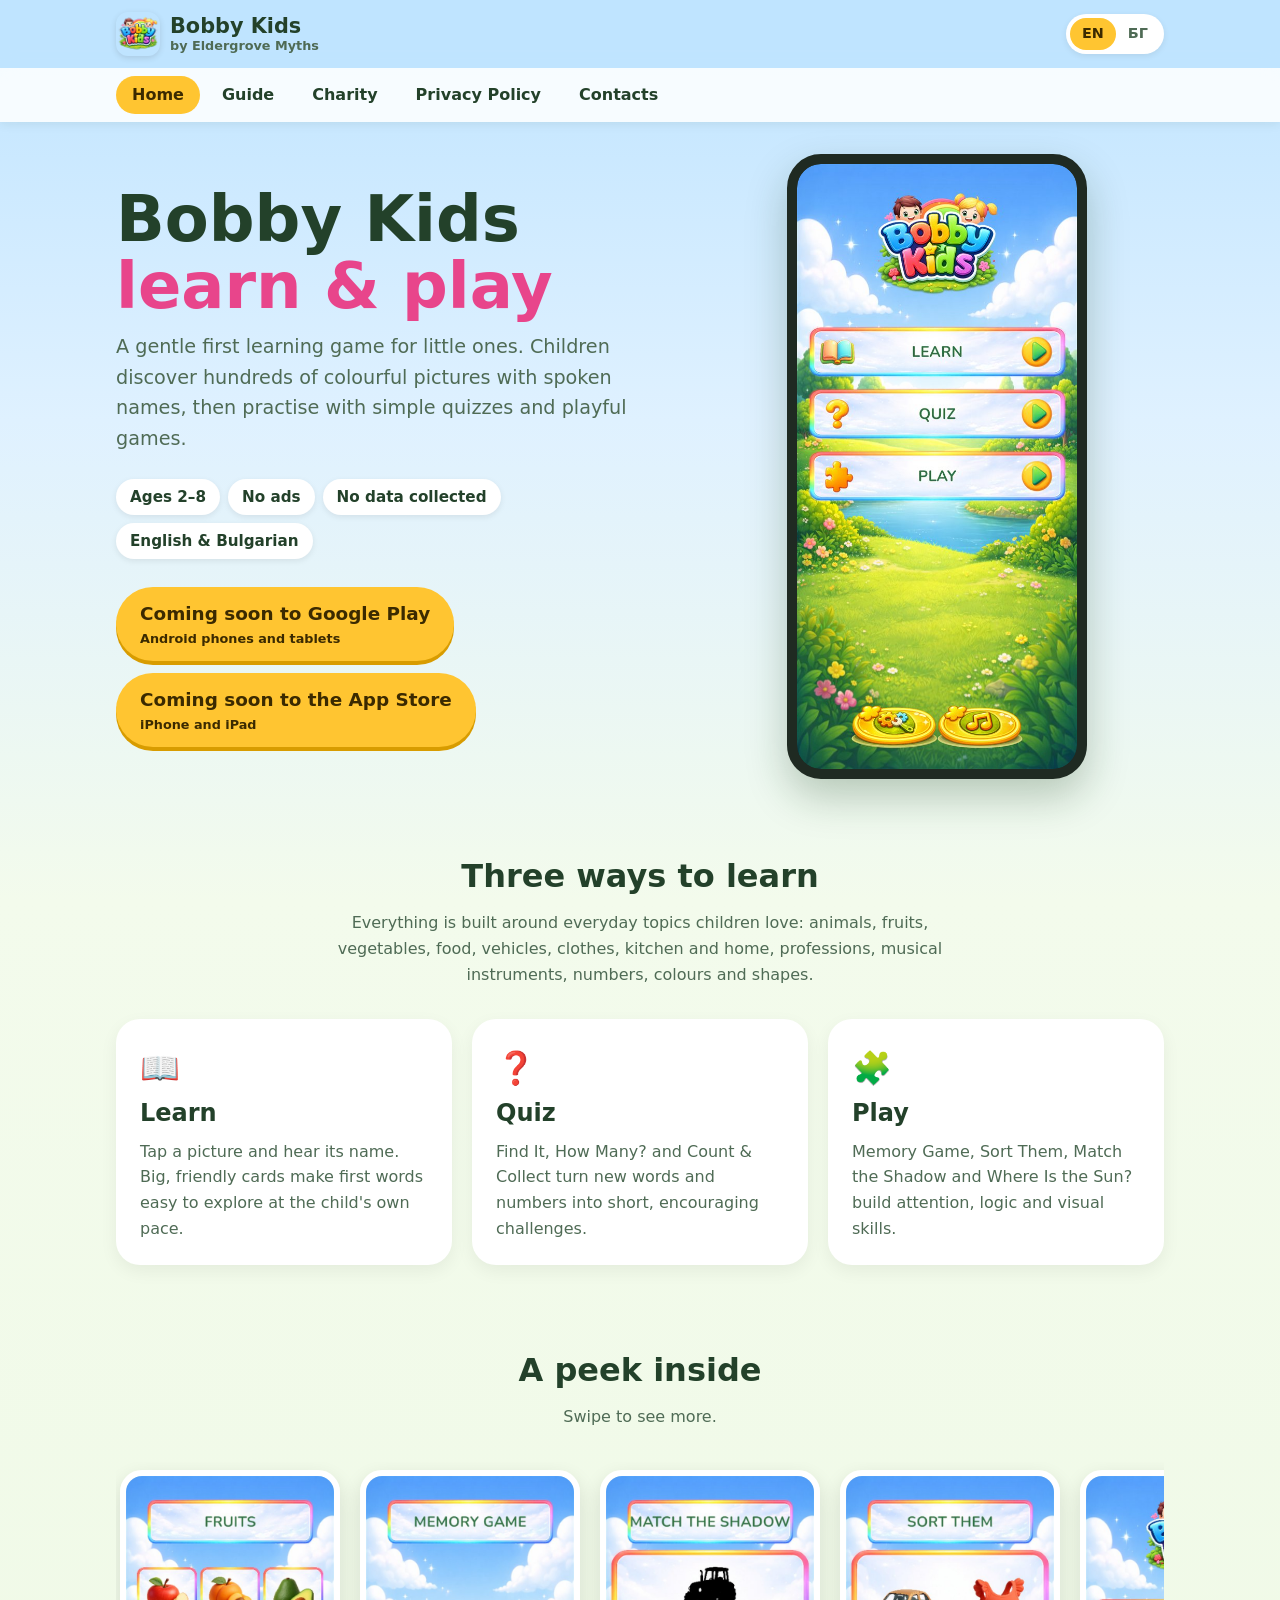
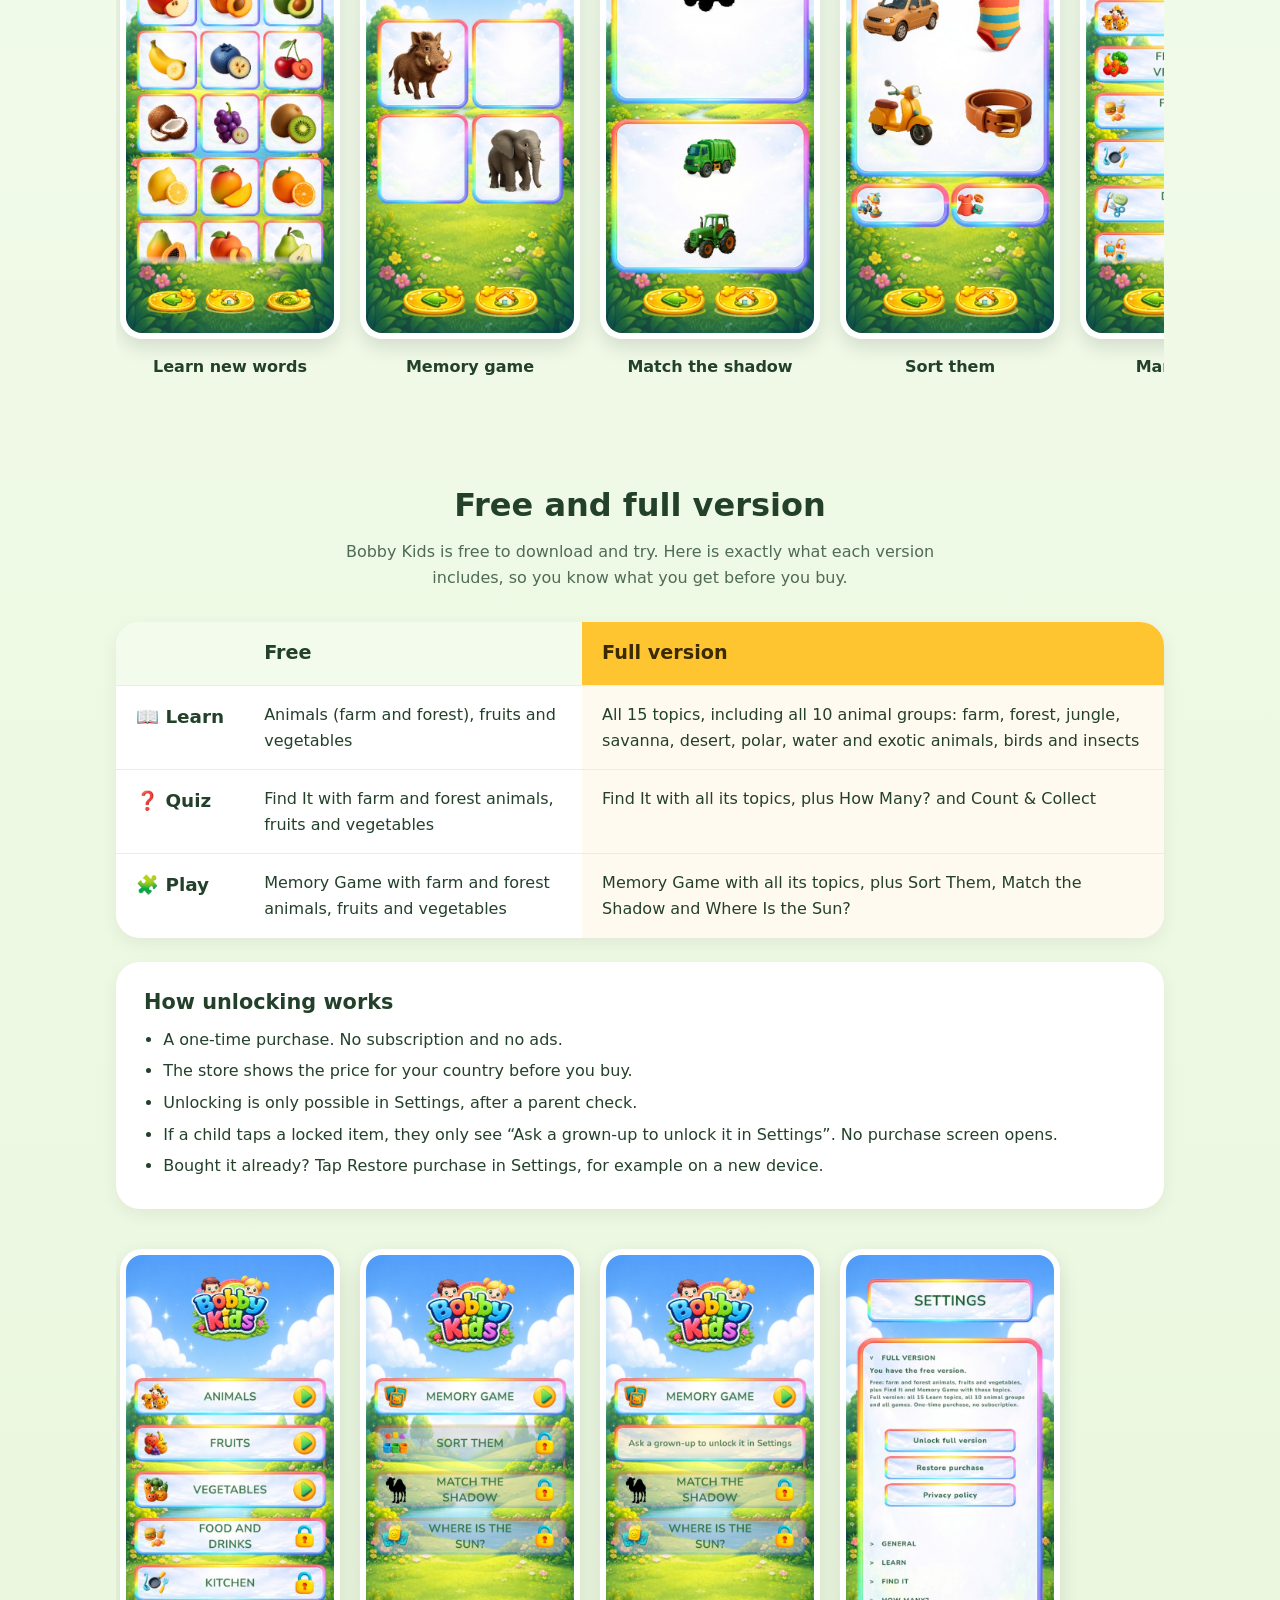
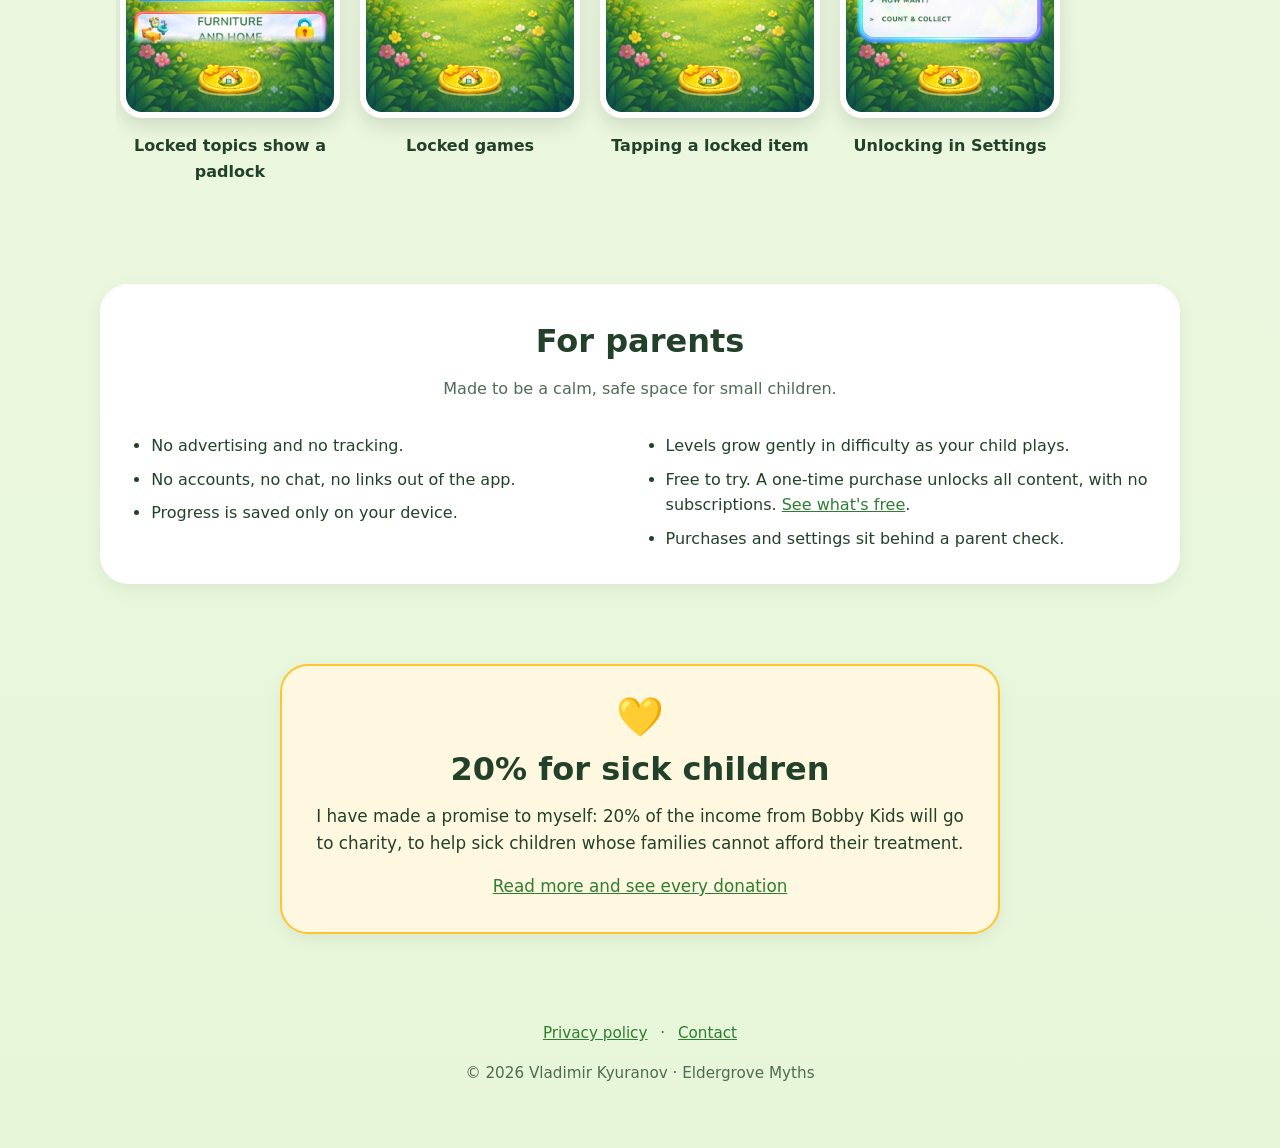
<file: index.html>
<!doctype html>
<html lang="en">
<head>
<meta charset="utf-8">
<meta name="viewport" content="width=device-width, initial-scale=1">
<title>Bobby Kids – Learn and Play</title>
<meta name="description" content="Bobby Kids is a gentle learning game for children aged 2 to 8: learn words, take fun quizzes and play memory, sorting and shadow games. No ads.">
<link rel="alternate" hreflang="en" href="https://bobbykids.eldergrovemyths.com/">
<link rel="alternate" hreflang="bg" href="https://bobbykids.eldergrovemyths.com/bg/">
<link rel="icon" type="image/png" href="images/favicon-32.png">
<link rel="stylesheet" href="style.css">
</head>
<body>

<header class="site-header">
  <div class="wrap bar">
    <a class="brand" href="./"><img src="images/icon-96.png" alt="" width="44" height="44"><span><b>Bobby Kids</b><small>by Eldergrove Myths</small></span></a>
    <nav class="lang" aria-label="Language"><span aria-current="true">EN</span><a href="bg/" lang="bg" hreflang="bg">БГ</a></nav>
  </div>
</header>
<nav class="site-nav" aria-label="Main">
  <ul class="wrap">
    <li><a href="./" aria-current="page">Home</a></li>
    <li><a href="guide.html">Guide</a></li>
    <li><a href="charity.html">Charity</a></li>
    <li><a href="privacy.html">Privacy Policy</a></li>
    <li><a href="contact.html">Contacts</a></li>
  </ul>
</nav>

<div class="hero">
  <div class="wrap hero-grid">
    <div>
      <h1>Bobby Kids<br><span>learn &amp; play</span></h1>
      <p class="lead">A gentle first learning game for little ones. Children discover hundreds of colourful pictures with spoken names, then practise with simple quizzes and playful games.</p>
      <ul class="badges">
        <li>Ages 2–8</li>
        <li>No ads</li>
        <li>No data collected</li>
        <li>English &amp; Bulgarian</li>
      </ul>
      <div class="stores">
        <span class="cta">Coming soon to Google Play<small>Android phones and tablets</small></span>
        <span class="cta">Coming soon to the App Store<small>iPhone and iPad</small></span>
      </div>
    </div>
    <div class="phone"><img src="images/guide/home.jpg" alt="Bobby Kids home screen with Learn, Quiz and Play buttons, and the Settings and Music buttons" width="540" height="1168"></div>
  </div>
</div>

<main>
  <section>
    <div class="wrap">
      <h2>Three ways to learn</h2>
      <p class="section-lead">Everything is built around everyday topics children love: animals, fruits, vegetables, food, vehicles, clothes, kitchen and home, professions, musical instruments, numbers, colours and shapes.</p>
      <div class="modes">
        <div class="mode">
          <div class="icon" aria-hidden="true">📖</div>
          <h3>Learn</h3>
          <p>Tap a picture and hear its name. Big, friendly cards make first words easy to explore at the child's own pace.</p>
        </div>
        <div class="mode">
          <div class="icon" aria-hidden="true">❓</div>
          <h3>Quiz</h3>
          <p>Find It, How Many? and Count &amp; Collect turn new words and numbers into short, encouraging challenges.</p>
        </div>
        <div class="mode">
          <div class="icon" aria-hidden="true">🧩</div>
          <h3>Play</h3>
          <p>Memory Game, Sort Them, Match the Shadow and Where Is the Sun? build attention, logic and visual skills.</p>
        </div>
      </div>
    </div>
  </section>

  <section>
    <div class="wrap">
      <h2>A peek inside</h2>
      <p class="section-lead">Swipe to see more.</p>
      <div class="shots">
        <figure><img src="images/learn.jpg" alt="Learn screen showing a grid of fruits" loading="lazy" width="540" height="1186"><figcaption>Learn new words</figcaption></figure>
        <figure><img src="images/memory.jpg" alt="Memory game with animal cards" loading="lazy" width="540" height="1186"><figcaption>Memory game</figcaption></figure>
        <figure><img src="images/shadow.jpg" alt="Match the Shadow game with vehicles" loading="lazy" width="540" height="1186"><figcaption>Match the shadow</figcaption></figure>
        <figure><img src="images/sorting.jpg" alt="Sort Them game with vehicles and clothes" loading="lazy" width="540" height="1186"><figcaption>Sort them</figcaption></figure>
        <figure><img src="images/categories.jpg" alt="Category menu with animals, fruits, food and more" loading="lazy" width="540" height="1186"><figcaption>Many topics</figcaption></figure>
        <figure><img src="images/games.jpg" alt="Play menu listing four games" loading="lazy" width="540" height="1186"><figcaption>Fun games</figcaption></figure>
      </div>
    </div>
  </section>

  <section id="free-vs-full">
    <div class="wrap">
      <h2>Free and full version</h2>
      <p class="section-lead">Bobby Kids is free to download and try. Here is exactly what each version includes, so you know what you get before you buy.</p>
      <table class="compare">
        <thead>
          <tr><th scope="col"><span class="sr-only">Section</span></th><th scope="col">Free</th><th scope="col" class="full">Full version</th></tr>
        </thead>
        <tbody>
          <tr>
            <th scope="row">📖 Learn</th>
            <td data-label="Free">Animals (farm and forest), fruits and vegetables</td>
            <td data-label="Full version" class="full">All 15 topics, including all 10 animal groups: farm, forest, jungle, savanna, desert, polar, water and exotic animals, birds and insects</td>
          </tr>
          <tr>
            <th scope="row">❓ Quiz</th>
            <td data-label="Free">Find It with farm and forest animals, fruits and vegetables</td>
            <td data-label="Full version" class="full">Find It with all its topics, plus How Many? and Count &amp; Collect</td>
          </tr>
          <tr>
            <th scope="row">🧩 Play</th>
            <td data-label="Free">Memory Game with farm and forest animals, fruits and vegetables</td>
            <td data-label="Full version" class="full">Memory Game with all its topics, plus Sort Them, Match the Shadow and Where Is the Sun?</td>
          </tr>
        </tbody>
      </table>

      <div class="unlock-info">
        <h3>How unlocking works</h3>
        <ul>
          <li>A one-time purchase. No subscription and no ads.</li>
          <li>The store shows the price for your country before you buy.</li>
          <li>Unlocking is only possible in Settings, after a parent check.</li>
          <li>If a child taps a locked item, they only see “Ask a grown-up to unlock it in Settings”. No purchase screen opens.</li>
          <li>Bought it already? Tap Restore purchase in Settings, for example on a new device.</li>
        </ul>
      </div>

      <div class="shots">
        <figure><img src="images/free-learn.jpg" alt="Learn menu in the free version: animals, fruits and vegetables are open, other topics show a padlock" loading="lazy" width="540" height="1186"><figcaption>Locked topics show a padlock</figcaption></figure>
        <figure><img src="images/free-play.jpg" alt="Play menu in the free version: Memory Game is open, the other three games are locked" loading="lazy" width="540" height="1186"><figcaption>Locked games</figcaption></figure>
        <figure><img src="images/free-hint.jpg" alt="Message on a locked game: Ask a grown-up to unlock it in Settings" loading="lazy" width="540" height="1186"><figcaption>Tapping a locked item</figcaption></figure>
        <figure><img src="images/free-settings.jpg" alt="Full version section in Settings with Unlock, Restore purchase and Privacy policy buttons" loading="lazy" width="540" height="1186"><figcaption>Unlocking in Settings</figcaption></figure>
      </div>
    </div>
  </section>

  <section>
    <div class="wrap parents">
      <h2>For parents</h2>
      <p class="section-lead">Made to be a calm, safe space for small children.</p>
      <ul>
        <li>No advertising and no tracking.</li>
        <li>No accounts, no chat, no links out of the app.</li>
        <li>Progress is saved only on your device.</li>
        <li>Levels grow gently in difficulty as your child plays.</li>
        <li>Free to try. A one-time purchase unlocks all content, with no subscriptions. <a href="#free-vs-full">See what's free</a>.</li>
        <li>Purchases and settings sit behind a parent check.</li>
      </ul>
    </div>
  </section>

  <section id="giving">
    <div class="wrap giving">
      <div class="icon" aria-hidden="true">💛</div>
      <h2>20% for sick children</h2>
      <p>I have made a promise to myself: 20% of the income from Bobby Kids will go to charity, to help sick children whose families cannot afford their treatment.</p>
      <p class="more"><a href="charity.html">Read more and see every donation</a></p>
    </div>
  </section>
</main>

<footer>
  <div class="wrap">
    <p><a href="privacy.html">Privacy policy</a> · <a href="contact.html">Contact</a></p>
    <p>© 2026 Vladimir Kyuranov · Eldergrove Myths</p>
  </div>
</footer>

</body>
</html>
</file>
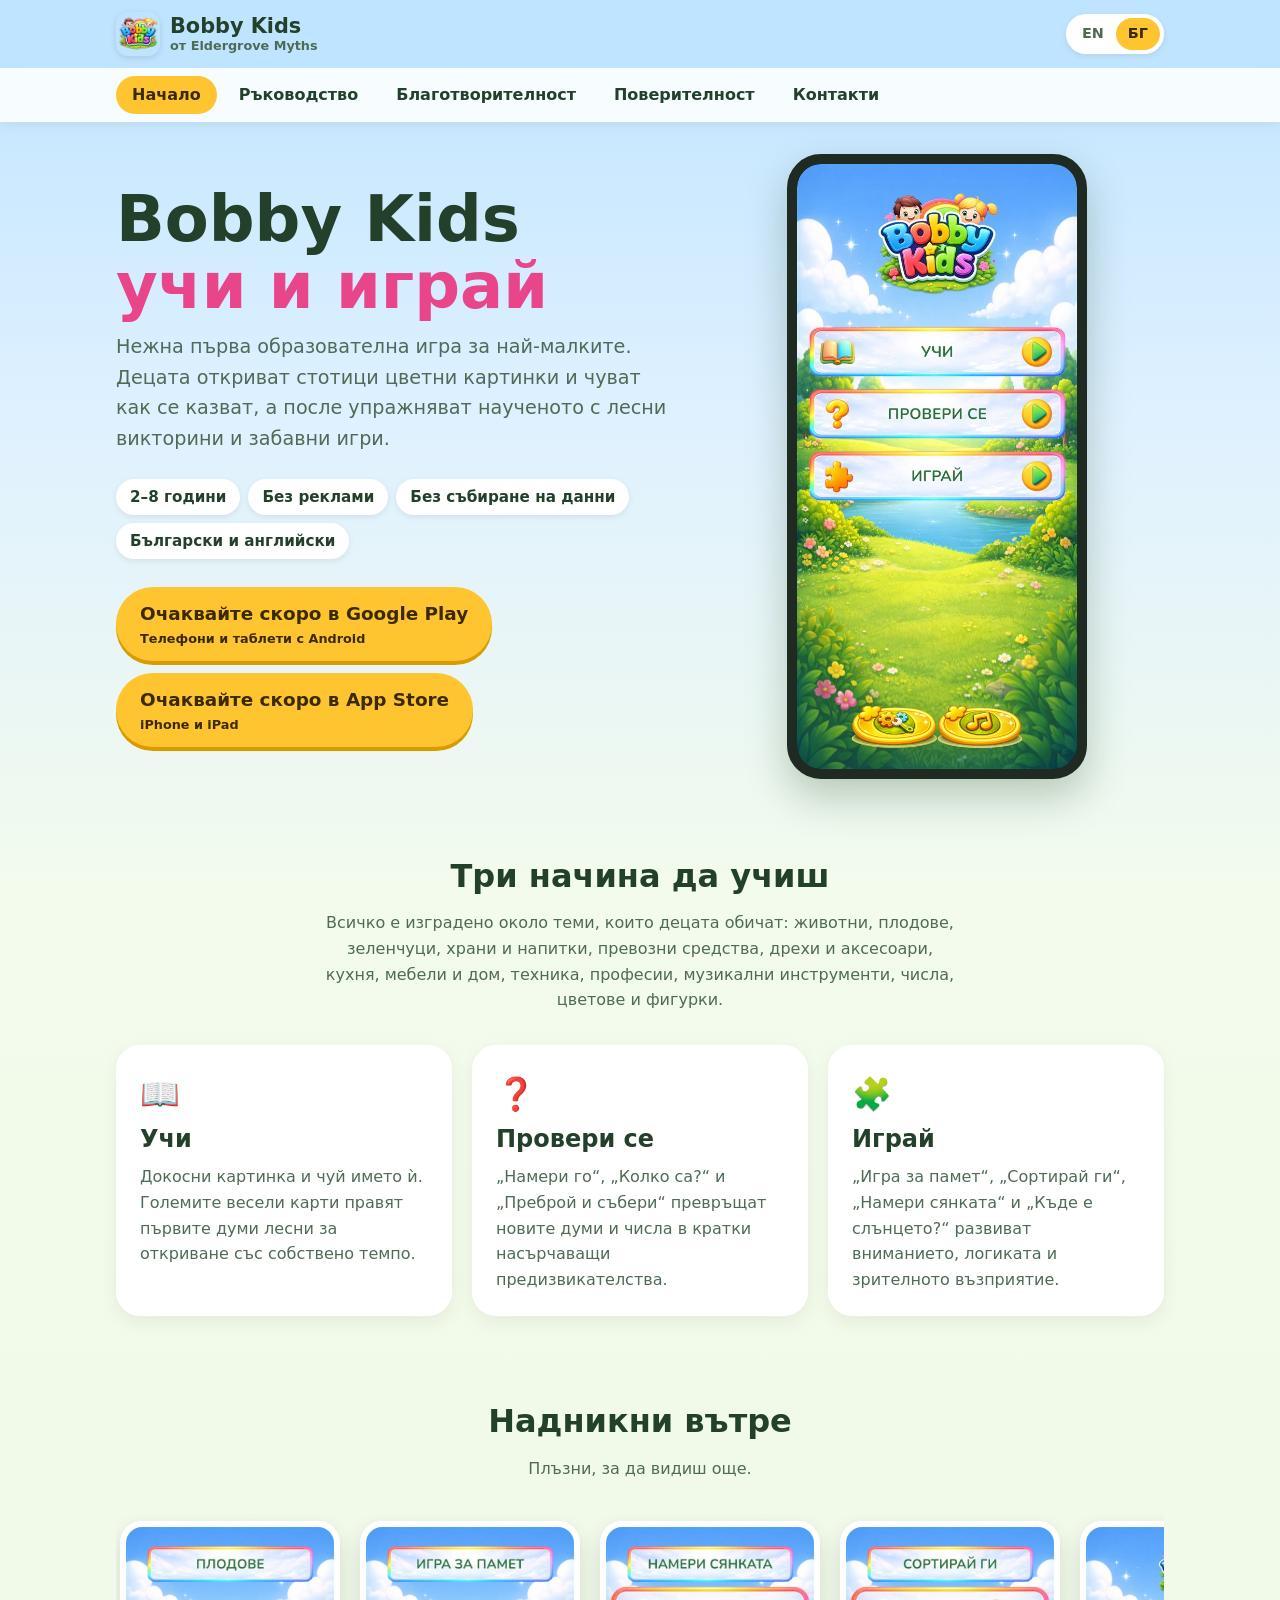
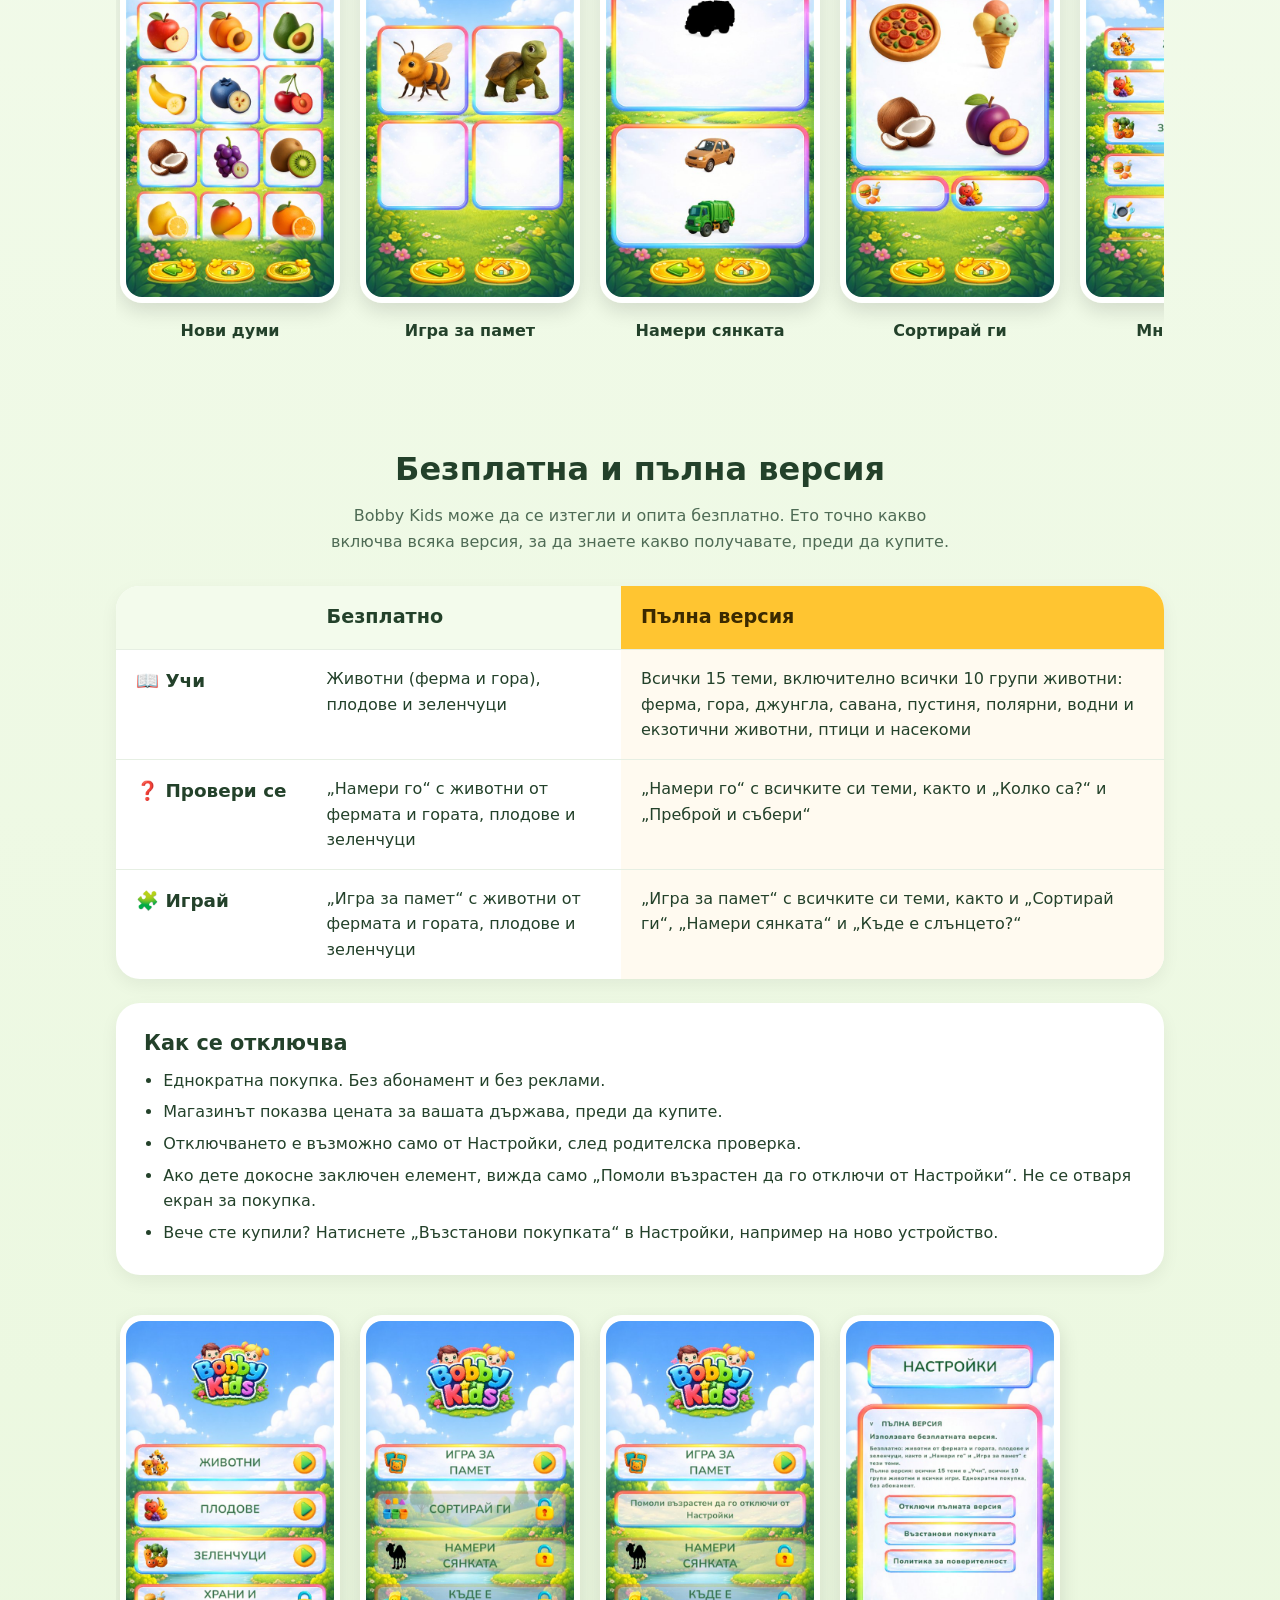
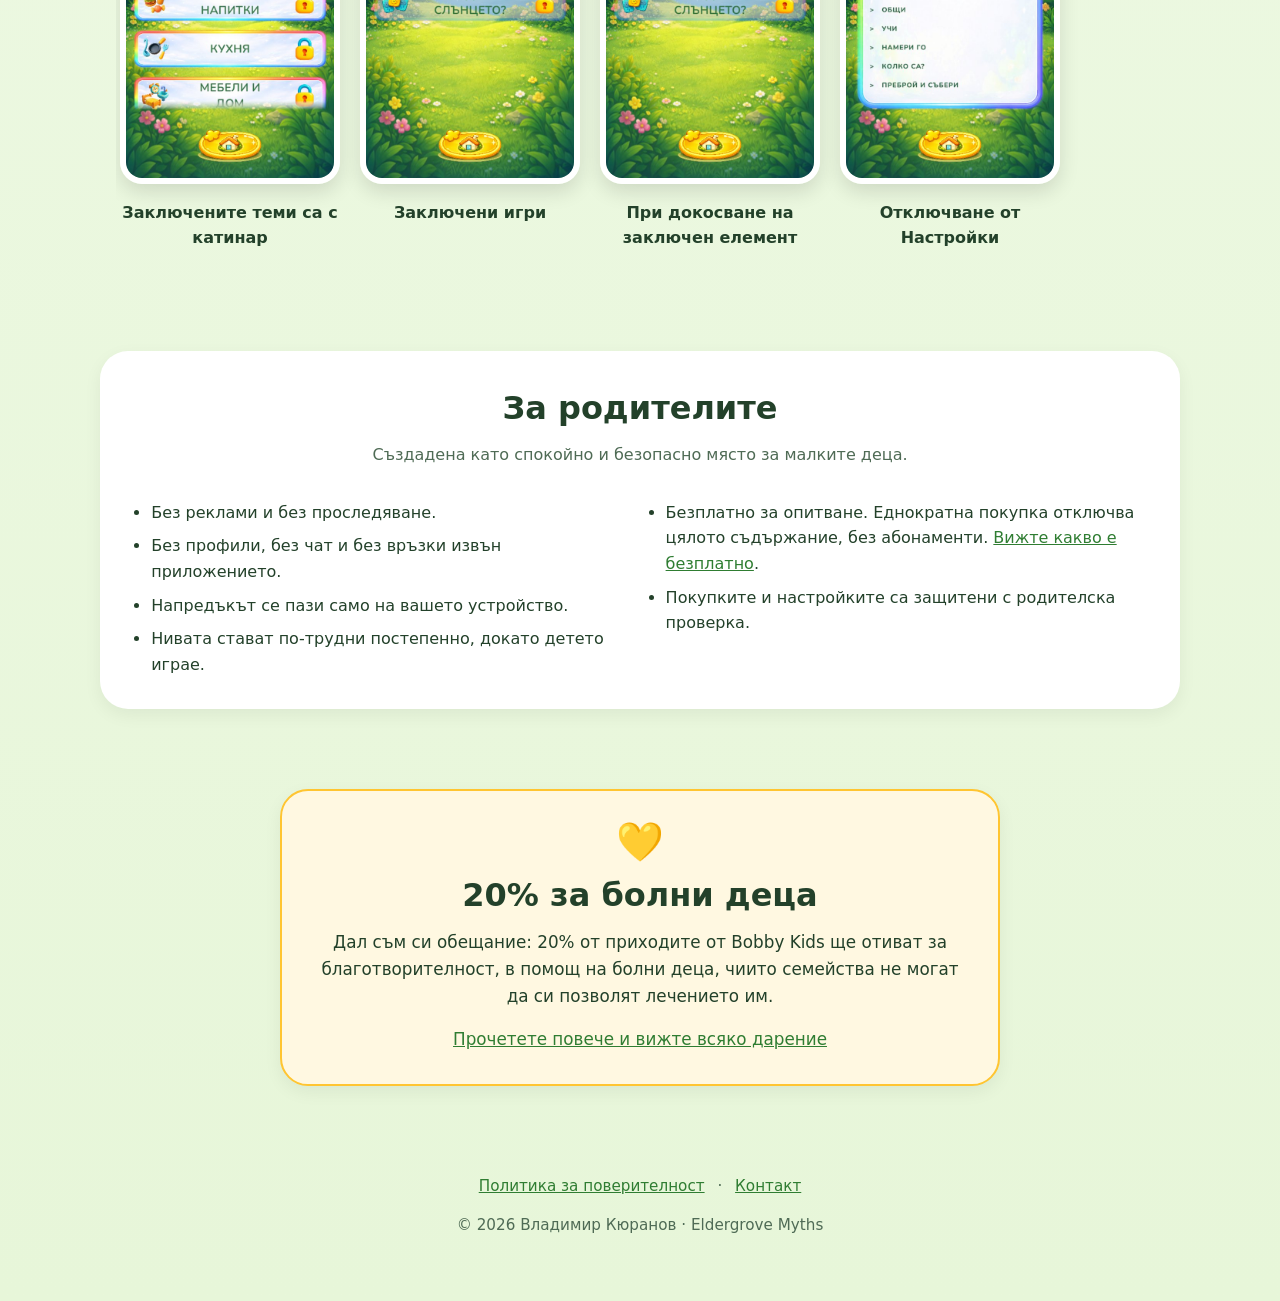
<file: bg/index.html>
<!doctype html>
<html lang="bg">
<head>
<meta charset="utf-8">
<meta name="viewport" content="width=device-width, initial-scale=1">
<title>Bobby Kids – Учи и играй</title>
<meta name="description" content="Bobby Kids е спокойна образователна игра за деца от 2 до 8 години: нови думи, забавни викторини и игри за памет, сортиране и сенки. Без реклами.">
<link rel="alternate" hreflang="en" href="https://bobbykids.eldergrovemyths.com/">
<link rel="alternate" hreflang="bg" href="https://bobbykids.eldergrovemyths.com/bg/">
<link rel="icon" type="image/png" href="../images/favicon-32.png">
<link rel="stylesheet" href="../style.css">
</head>
<body>

<header class="site-header">
  <div class="wrap bar">
    <a class="brand" href="./"><img src="../images/icon-96.png" alt="" width="44" height="44"><span><b>Bobby Kids</b><small>от Eldergrove Myths</small></span></a>
    <nav class="lang" aria-label="Език"><a href="../" lang="en" hreflang="en">EN</a><span aria-current="true">БГ</span></nav>
  </div>
</header>
<nav class="site-nav" aria-label="Основно меню">
  <ul class="wrap">
    <li><a href="./" aria-current="page">Начало</a></li>
    <li><a href="guide.html">Ръководство</a></li>
    <li><a href="charity.html">Благотворителност</a></li>
    <li><a href="privacy.html">Поверителност</a></li>
    <li><a href="contact.html">Контакти</a></li>
  </ul>
</nav>

<div class="hero">
  <div class="wrap hero-grid">
    <div>
      <h1>Bobby Kids<br><span>учи и играй</span></h1>
      <p class="lead">Нежна първа образователна игра за най-малките. Децата откриват стотици цветни картинки и чуват как се казват, а после упражняват наученото с лесни викторини и забавни игри.</p>
      <ul class="badges">
        <li>2–8 години</li>
        <li>Без реклами</li>
        <li>Без събиране на данни</li>
        <li>Български и английски</li>
      </ul>
      <div class="stores">
        <span class="cta">Очаквайте скоро в Google Play<small>Телефони и таблети с Android</small></span>
        <span class="cta">Очаквайте скоро в App Store<small>iPhone и iPad</small></span>
      </div>
    </div>
    <div class="phone"><img src="../images/bg/guide/home.jpg" alt="Началният екран на Bobby Kids с бутони Учи, Провери се и Играй и бутоните за настройки и музика" width="540" height="1168"></div>
  </div>
</div>

<main>
  <section>
    <div class="wrap">
      <h2>Три начина да учиш</h2>
      <p class="section-lead">Всичко е изградено около теми, които децата обичат: животни, плодове, зеленчуци, храни и напитки, превозни средства, дрехи и аксесоари, кухня, мебели и дом, техника, професии, музикални инструменти, числа, цветове и фигурки.</p>
      <div class="modes">
        <div class="mode">
          <div class="icon" aria-hidden="true">📖</div>
          <h3>Учи</h3>
          <p>Докосни картинка и чуй името ѝ. Големите весели карти правят първите думи лесни за откриване със собствено темпо.</p>
        </div>
        <div class="mode">
          <div class="icon" aria-hidden="true">❓</div>
          <h3>Провери се</h3>
          <p>„Намери го“, „Колко са?“ и „Преброй и събери“ превръщат новите думи и числа в кратки насърчаващи предизвикателства.</p>
        </div>
        <div class="mode">
          <div class="icon" aria-hidden="true">🧩</div>
          <h3>Играй</h3>
          <p>„Игра за памет“, „Сортирай ги“, „Намери сянката“ и „Къде е слънцето?“ развиват вниманието, логиката и зрителното възприятие.</p>
        </div>
      </div>
    </div>
  </section>

  <section>
    <div class="wrap">
      <h2>Надникни вътре</h2>
      <p class="section-lead">Плъзни, за да видиш още.</p>
      <div class="shots">
        <figure><img src="../images/bg/learn.jpg" alt="Екран за учене с плодове" loading="lazy" width="540" height="960"><figcaption>Нови думи</figcaption></figure>
        <figure><img src="../images/bg/memory.jpg" alt="„Игра за памет“ с карти с животни" loading="lazy" width="540" height="960"><figcaption>Игра за памет</figcaption></figure>
        <figure><img src="../images/bg/shadow.jpg" alt="Игра „Намери сянката“ с превозни средства" loading="lazy" width="540" height="960"><figcaption>Намери сянката</figcaption></figure>
        <figure><img src="../images/bg/sorting.jpg" alt="Игра „Сортирай ги“ с храни и плодове" loading="lazy" width="540" height="960"><figcaption>Сортирай ги</figcaption></figure>
        <figure><img src="../images/bg/categories.jpg" alt="Меню с теми: животни, плодове, храна и други" loading="lazy" width="540" height="960"><figcaption>Много теми</figcaption></figure>
        <figure><img src="../images/bg/games.jpg" alt="Меню с четири игри" loading="lazy" width="540" height="960"><figcaption>Забавни игри</figcaption></figure>
      </div>
    </div>
  </section>

  <section id="free-vs-full">
    <div class="wrap">
      <h2>Безплатна и пълна версия</h2>
      <p class="section-lead">Bobby Kids може да се изтегли и опита безплатно. Ето точно какво включва всяка версия, за да знаете какво получавате, преди да купите.</p>
      <table class="compare">
        <thead>
          <tr><th scope="col"><span class="sr-only">Раздел</span></th><th scope="col">Безплатно</th><th scope="col" class="full">Пълна версия</th></tr>
        </thead>
        <tbody>
          <tr>
            <th scope="row">📖 Учи</th>
            <td data-label="Безплатно">Животни (ферма и гора), плодове и зеленчуци</td>
            <td data-label="Пълна версия" class="full">Всички 15 теми, включително всички 10 групи животни: ферма, гора, джунгла, савана, пустиня, полярни, водни и екзотични животни, птици и насекоми</td>
          </tr>
          <tr>
            <th scope="row">❓ Провери се</th>
            <td data-label="Безплатно">„Намери го“ с животни от фермата и гората, плодове и зеленчуци</td>
            <td data-label="Пълна версия" class="full">„Намери го“ с всичките си теми, както и „Колко са?“ и „Преброй и събери“</td>
          </tr>
          <tr>
            <th scope="row">🧩 Играй</th>
            <td data-label="Безплатно">„Игра за памет“ с животни от фермата и гората, плодове и зеленчуци</td>
            <td data-label="Пълна версия" class="full">„Игра за памет“ с всичките си теми, както и „Сортирай ги“, „Намери сянката“ и „Къде е слънцето?“</td>
          </tr>
        </tbody>
      </table>

      <div class="unlock-info">
        <h3>Как се отключва</h3>
        <ul>
          <li>Еднократна покупка. Без абонамент и без реклами.</li>
          <li>Магазинът показва цената за вашата държава, преди да купите.</li>
          <li>Отключването е възможно само от Настройки, след родителска проверка.</li>
          <li>Ако дете докосне заключен елемент, вижда само „Помоли възрастен да го отключи от Настройки“. Не се отваря екран за покупка.</li>
          <li>Вече сте купили? Натиснете „Възстанови покупката“ в Настройки, например на ново устройство.</li>
        </ul>
      </div>

      <div class="shots">
        <figure><img src="../images/bg/free-learn.jpg" alt="Меню „Учи“ в безплатната версия: животни, плодове и зеленчуци са отворени, другите теми са с катинар" loading="lazy" width="540" height="1186"><figcaption>Заключените теми са с катинар</figcaption></figure>
        <figure><img src="../images/bg/free-play.jpg" alt="Меню „Играй“ в безплатната версия: „Игра за памет“ е отворена, другите три игри са заключени" loading="lazy" width="540" height="1186"><figcaption>Заключени игри</figcaption></figure>
        <figure><img src="../images/bg/free-hint.jpg" alt="Съобщение върху заключена игра: Помоли възрастен да го отключи от Настройки" loading="lazy" width="540" height="1186"><figcaption>При докосване на заключен елемент</figcaption></figure>
        <figure><img src="../images/bg/free-settings.jpg" alt="Раздел „Пълна версия“ в Настройки с бутони за отключване, възстановяване на покупката и политика за поверителност" loading="lazy" width="540" height="1186"><figcaption>Отключване от Настройки</figcaption></figure>
      </div>
    </div>
  </section>

  <section>
    <div class="wrap parents">
      <h2>За родителите</h2>
      <p class="section-lead">Създадена като спокойно и безопасно място за малките деца.</p>
      <ul>
        <li>Без реклами и без проследяване.</li>
        <li>Без профили, без чат и без връзки извън приложението.</li>
        <li>Напредъкът се пази само на вашето устройство.</li>
        <li>Нивата стават по-трудни постепенно, докато детето играе.</li>
        <li>Безплатно за опитване. Еднократна покупка отключва цялото съдържание, без абонаменти. <a href="#free-vs-full">Вижте какво е безплатно</a>.</li>
        <li>Покупките и настройките са защитени с родителска проверка.</li>
      </ul>
    </div>
  </section>

  <section id="giving">
    <div class="wrap giving">
      <div class="icon" aria-hidden="true">💛</div>
      <h2>20% за болни деца</h2>
      <p>Дал съм си обещание: 20% от приходите от Bobby Kids ще отиват за благотворителност, в помощ на болни деца, чиито семейства не могат да си позволят лечението им.</p>
      <p class="more"><a href="charity.html">Прочетете повече и вижте всяко дарение</a></p>
    </div>
  </section>
</main>

<footer>
  <div class="wrap">
    <p><a href="privacy.html">Политика за поверителност</a> · <a href="contact.html">Контакт</a></p>
    <p>© 2026 Владимир Кюранов · Eldergrove Myths</p>
  </div>
</footer>

</body>
</html>
</file>
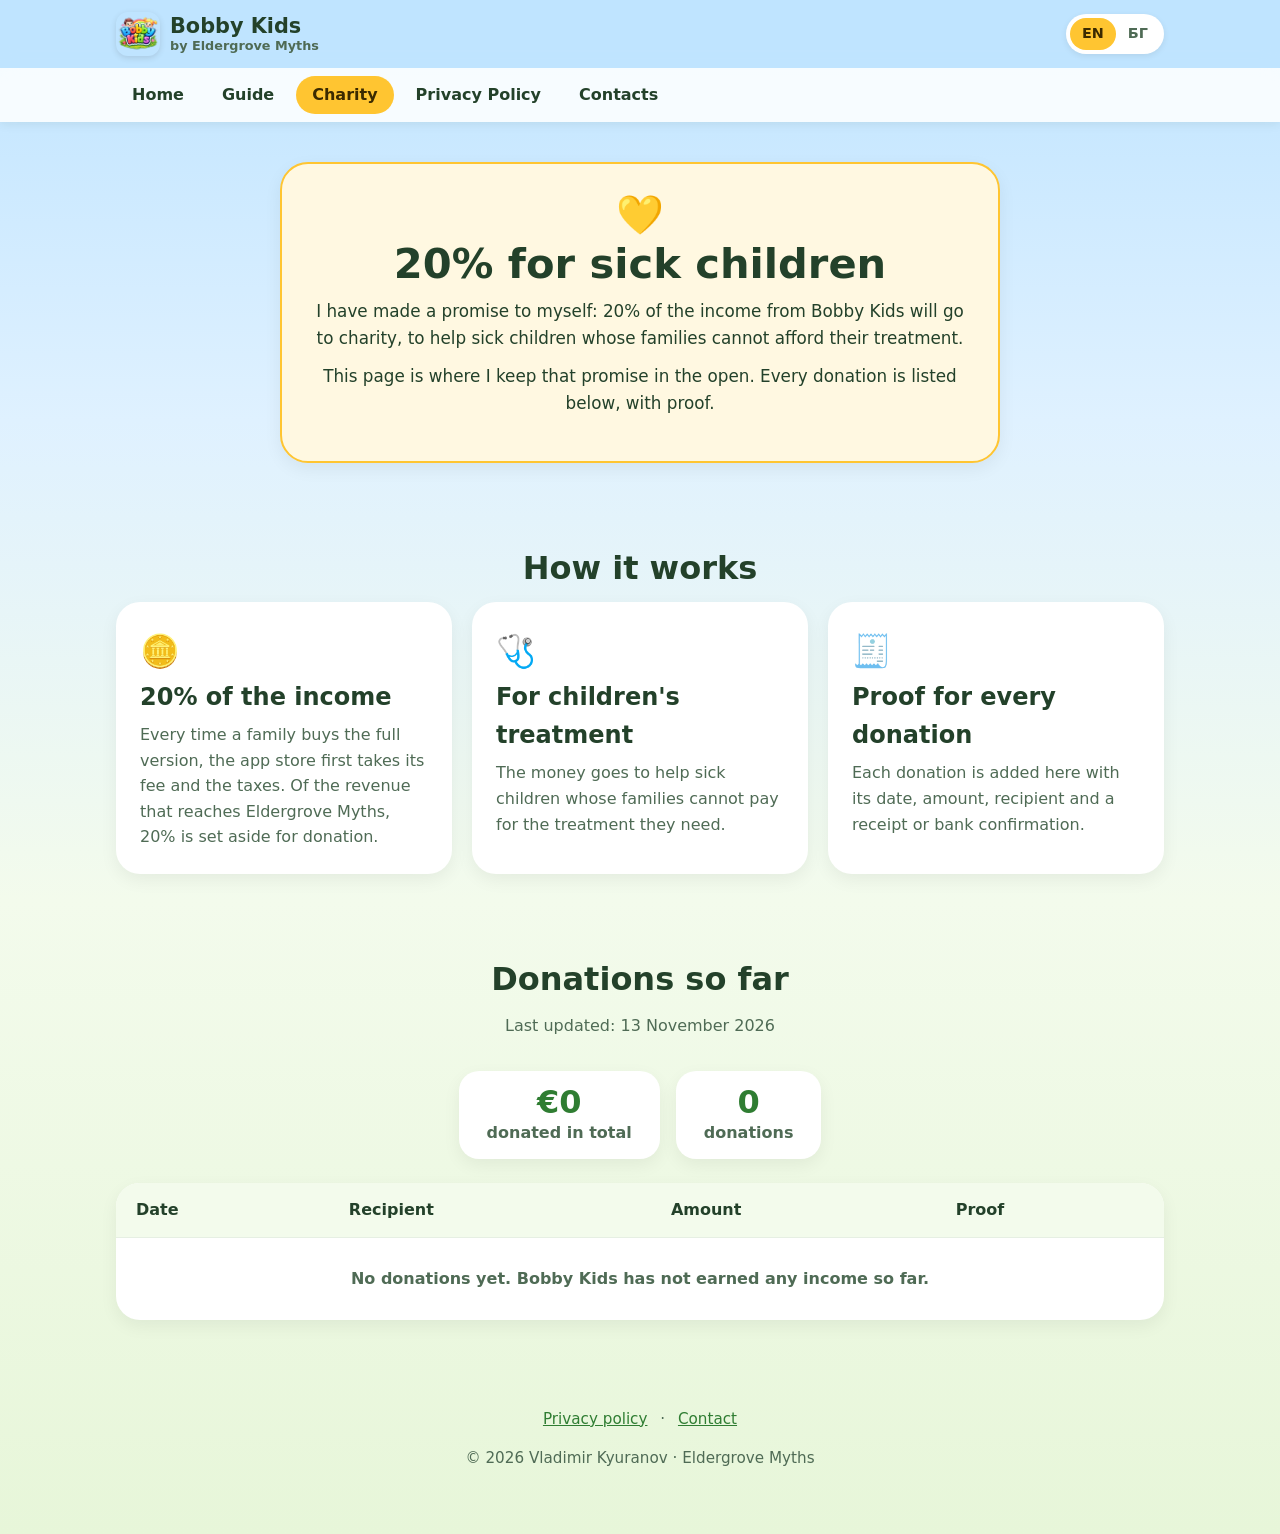
<file: charity.html>
<!doctype html>
<html lang="en">
<head>
<meta charset="utf-8">
<meta name="viewport" content="width=device-width, initial-scale=1">
<title>Bobby Kids – Charity</title>
<link rel="alternate" hreflang="en" href="https://bobbykids.eldergrovemyths.com/charity.html">
<link rel="alternate" hreflang="bg" href="https://bobbykids.eldergrovemyths.com/bg/charity.html">
<link rel="icon" type="image/png" href="images/favicon-32.png">
<link rel="stylesheet" href="style.css">
</head>
<body>

<header class="site-header">
  <div class="wrap bar">
    <a class="brand" href="./"><img src="images/icon-96.png" alt="" width="44" height="44"><span><b>Bobby Kids</b><small>by Eldergrove Myths</small></span></a>
    <nav class="lang" aria-label="Language"><span aria-current="true">EN</span><a href="bg/charity.html" lang="bg" hreflang="bg">БГ</a></nav>
  </div>
</header>
<nav class="site-nav" aria-label="Main">
  <ul class="wrap">
    <li><a href="./">Home</a></li>
    <li><a href="guide.html">Guide</a></li>
    <li><a href="charity.html" aria-current="page">Charity</a></li>
    <li><a href="privacy.html">Privacy Policy</a></li>
    <li><a href="contact.html">Contacts</a></li>
  </ul>
</nav>

<main>
  <section>
    <div class="wrap giving">
      <div class="icon" aria-hidden="true">💛</div>
      <h1>20% for sick children</h1>
      <p>I have made a promise to myself: 20% of the income from Bobby Kids will go to charity, to help sick children whose families cannot afford their treatment.</p>
      <p>This page is where I keep that promise in the open. Every donation is listed below, with proof.</p>
    </div>
  </section>

  <section>
    <div class="wrap">
      <h2>How it works</h2>
      <div class="modes">
        <div class="mode">
          <div class="icon" aria-hidden="true">🪙</div>
          <h3>20% of the income</h3>
          <p>Every time a family buys the full version, the app store first takes its fee and the taxes. Of the revenue that reaches Eldergrove Myths, 20% is set aside for donation.</p>
        </div>
        <div class="mode">
          <div class="icon" aria-hidden="true">🩺</div>
          <h3>For children's treatment</h3>
          <p>The money goes to help sick children whose families cannot pay for the treatment they need.</p>
        </div>
        <div class="mode">
          <div class="icon" aria-hidden="true">🧾</div>
          <h3>Proof for every donation</h3>
          <p>Each donation is added here with its date, amount, recipient and a receipt or bank confirmation.</p>
        </div>
      </div>
    </div>
  </section>

  <section id="donations">
    <div class="wrap">
      <h2>Donations so far</h2>
      <p class="section-lead">Last updated: 13 November 2026</p>
      <ul class="stats">
        <li><b>€0</b><span>donated in total</span></li>
        <li><b>0</b><span>donations</span></li>
      </ul>
      <table class="ledger">
        <thead>
          <tr><th scope="col">Date</th><th scope="col">Recipient</th><th scope="col">Amount</th><th scope="col">Proof</th></tr>
        </thead>
        <tbody>
          <!-- New donations go on top. Remove the "empty" row after the first one. Example:
          <tr><td data-label="Date">5 January 2027</td><td data-label="Recipient">Charity name, campaign</td><td data-label="Amount">€25.00</td><td data-label="Proof"><a href="proofs/2027-01-05.jpg">Receipt</a></td></tr>
          -->
          <tr class="empty"><td colspan="4">No donations yet. Bobby Kids has not earned any income so far.</td></tr>
        </tbody>
      </table>
    </div>
  </section>
</main>

<footer>
  <div class="wrap">
    <p><a href="privacy.html">Privacy policy</a> · <a href="contact.html">Contact</a></p>
    <p>© 2026 Vladimir Kyuranov · Eldergrove Myths</p>
  </div>
</footer>

</body>
</html>
</file>
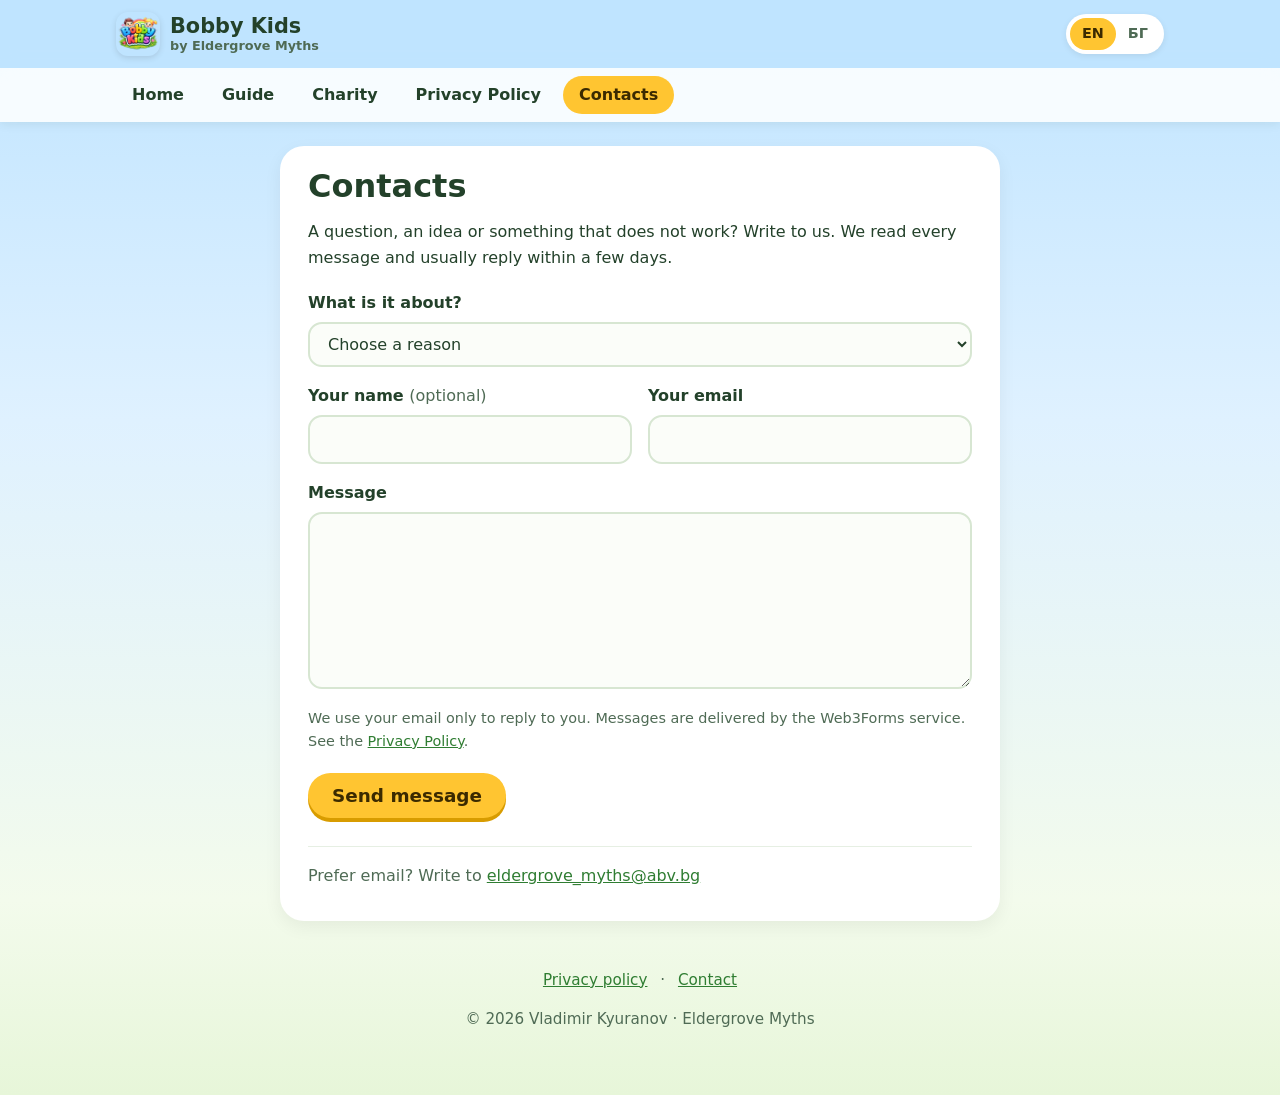
<file: contact.html>
<!doctype html>
<html lang="en">
<head>
<meta charset="utf-8">
<meta name="viewport" content="width=device-width, initial-scale=1">
<title>Bobby Kids – Contacts</title>
<link rel="alternate" hreflang="en" href="https://bobbykids.eldergrovemyths.com/contact.html">
<link rel="alternate" hreflang="bg" href="https://bobbykids.eldergrovemyths.com/bg/contact.html">
<link rel="icon" type="image/png" href="images/favicon-32.png">
<link rel="stylesheet" href="style.css">
</head>
<body>

<header class="site-header">
  <div class="wrap bar">
    <a class="brand" href="./"><img src="images/icon-96.png" alt="" width="44" height="44"><span><b>Bobby Kids</b><small>by Eldergrove Myths</small></span></a>
    <nav class="lang" aria-label="Language"><span aria-current="true">EN</span><a href="bg/contact.html" lang="bg" hreflang="bg">БГ</a></nav>
  </div>
</header>
<nav class="site-nav" aria-label="Main">
  <ul class="wrap">
    <li><a href="./">Home</a></li>
    <li><a href="guide.html">Guide</a></li>
    <li><a href="charity.html">Charity</a></li>
    <li><a href="privacy.html">Privacy Policy</a></li>
    <li><a href="contact.html" aria-current="page">Contacts</a></li>
  </ul>
</nav>

<main class="wrap">
<article class="doc contact">
<h1>Contacts</h1>
<p>A question, an idea or something that does not work? Write to us. We read every message and usually reply within a few days.</p>

<form id="contact-form" action="https://api.web3forms.com/submit" method="POST"
      data-lang="EN"
      data-sending="Sending…"
      data-ok="Thank you! Your message has been sent. We will reply to your email address."
      data-fail="Sorry, the message could not be sent. Please try again, or email us at eldergrove_myths@abv.bg.">
  <input type="hidden" name="access_key" value="ce166262-7ced-419b-a8c1-59fb0f6fc4a2">
  <input type="hidden" name="subject" value="Bobby Kids website message">
  <input type="hidden" name="from_name" value="Bobby Kids website">
  <input type="checkbox" name="botcheck" class="botcheck" tabindex="-1" autocomplete="off" aria-hidden="true">

  <label for="cf-reason">What is it about?</label>
  <select id="cf-reason" name="reason" required>
    <option value="" selected disabled>Choose a reason</option>
    <option value="Feedback">Feedback</option>
    <option value="Bug report">Bug report: something does not work</option>
    <option value="Suggestion">Suggestion or idea</option>
    <option value="Question">Question</option>
    <option value="Purchase or restore">Purchase or restore problem</option>
    <option value="Other">Other</option>
  </select>

  <fieldset class="bug-fields" hidden disabled>
    <legend>About your device</legend>
    <label for="cf-platform">Device type</label>
    <select id="cf-platform" name="platform" required>
      <option value="" selected disabled>Choose</option>
      <option>Android phone</option>
      <option>Android tablet</option>
      <option>iPhone</option>
      <option>iPad</option>
    </select>
    <label for="cf-device">Device model <span class="opt">(optional)</span></label>
    <input id="cf-device" name="device" type="text" placeholder="For example Samsung Galaxy A52">
    <label for="cf-version">App version <span class="opt">(optional)</span></label>
    <input id="cf-version" name="app_version" type="text" placeholder="For example 1.0.2">
    <p class="hint">Newer versions of the app show it at the very bottom of Settings. You can also find it on the Bobby Kids page in Google Play (About this app) or the App Store (Version History).</p>
  </fieldset>

  <div class="row">
    <div>
      <label for="cf-name">Your name <span class="opt">(optional)</span></label>
      <input id="cf-name" name="name" type="text" autocomplete="name">
    </div>
    <div>
      <label for="cf-email">Your email</label>
      <input id="cf-email" name="email" type="email" autocomplete="email" required>
    </div>
  </div>

  <label for="cf-message">Message</label>
  <textarea id="cf-message" name="message" rows="6" required></textarea>

  <p class="hint">We use your email only to reply to you. Messages are delivered by the Web3Forms service. See the <a href="privacy.html#contact-form">Privacy Policy</a>.</p>

  <button type="submit" class="cta">Send message</button>
  <p class="form-status" role="status" aria-live="polite"></p>
</form>

<p class="alt-contact">Prefer email? Write to <a href="mailto:eldergrove_myths@abv.bg">eldergrove_myths@abv.bg</a></p>
</article>
</main>

<footer>
  <div class="wrap">
    <p><a href="privacy.html">Privacy policy</a> · <a href="contact.html">Contact</a></p>
    <p>© 2026 Vladimir Kyuranov · Eldergrove Myths</p>
  </div>
</footer>

<script src="contact.js"></script>

</body>
</html>
</file>
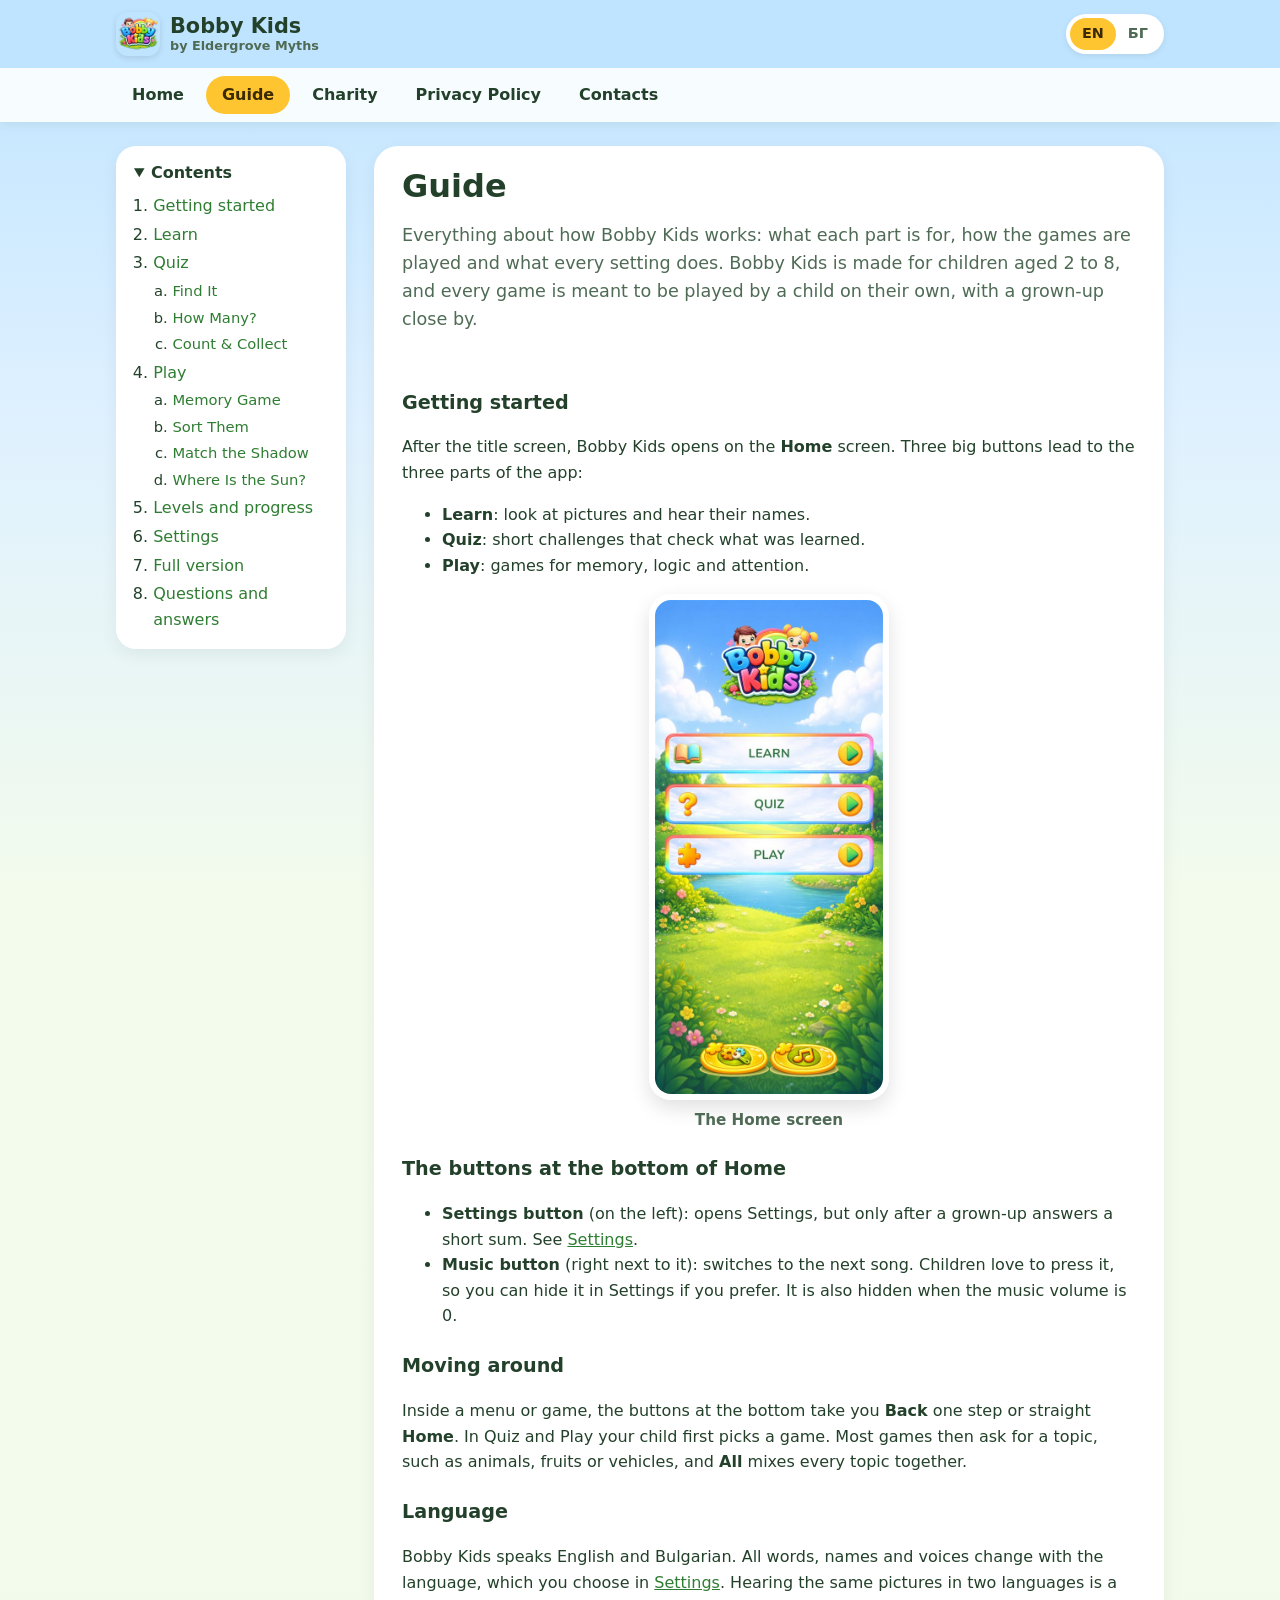
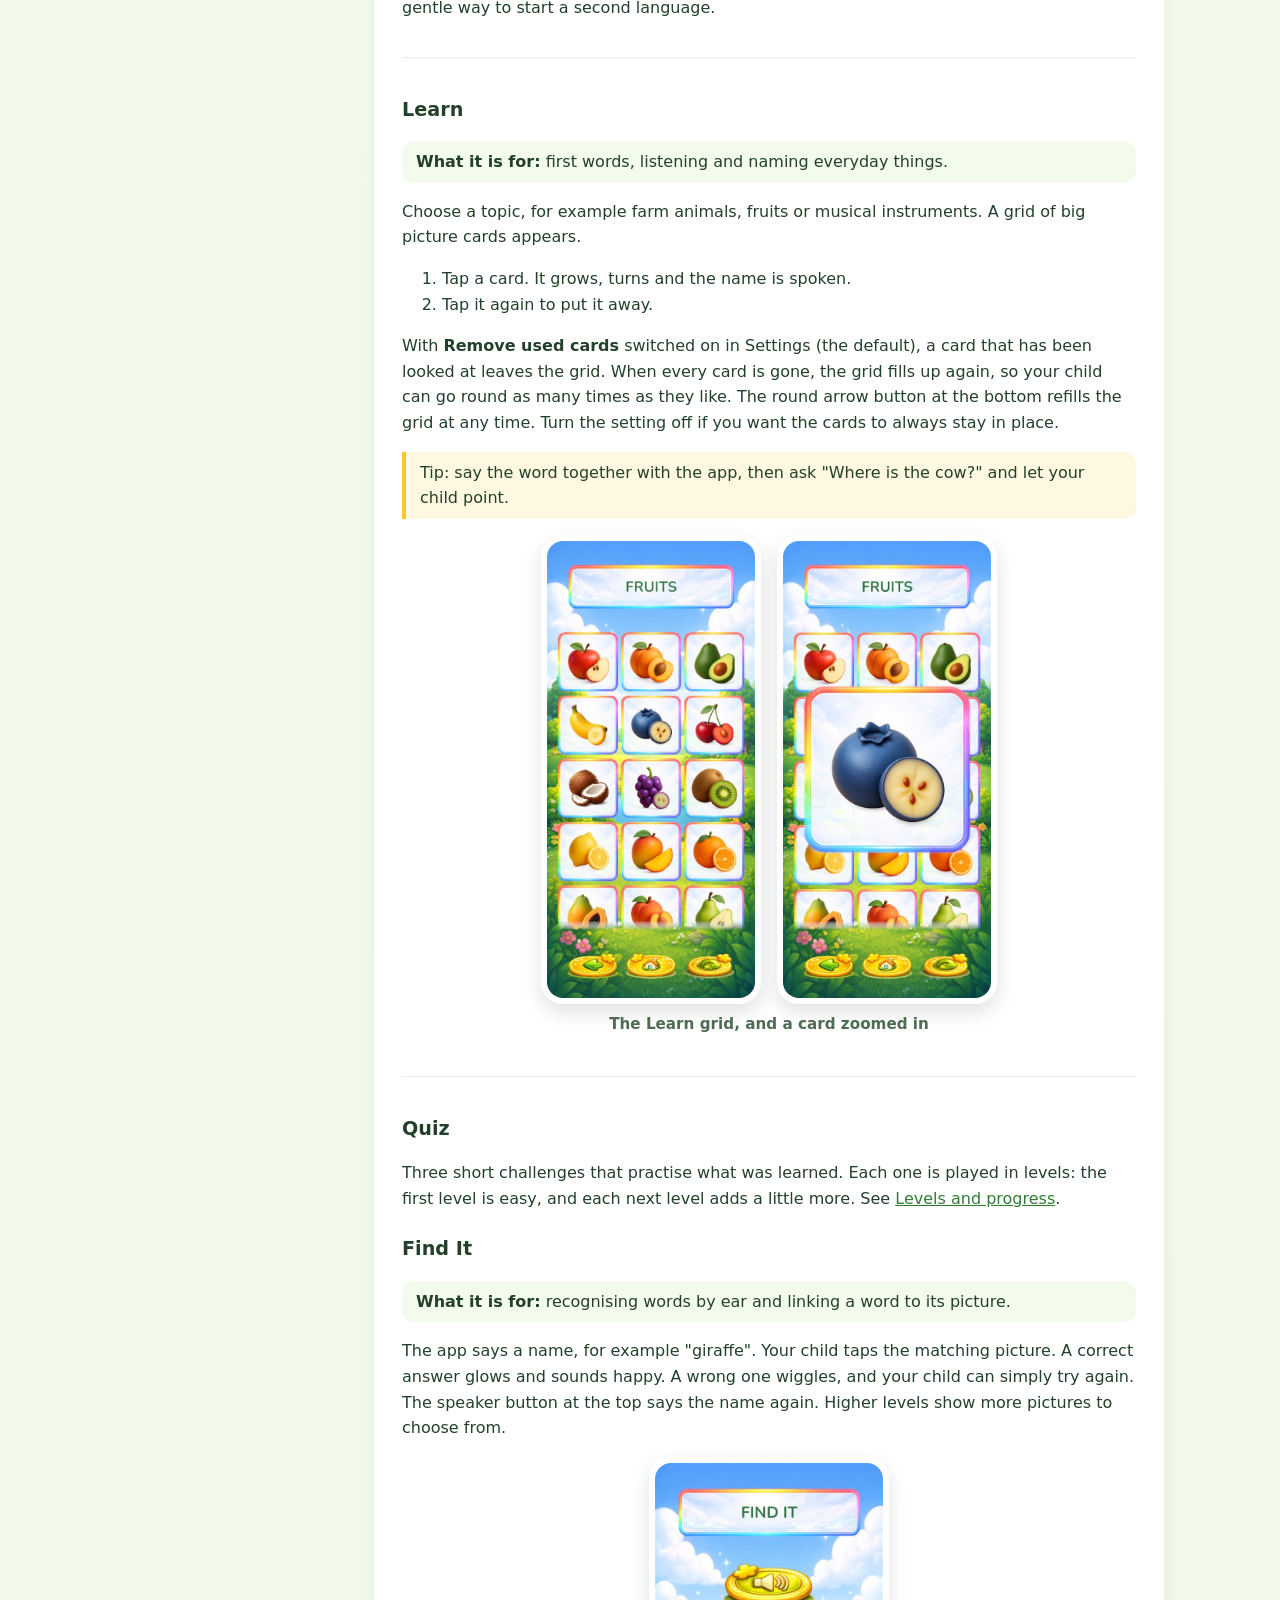
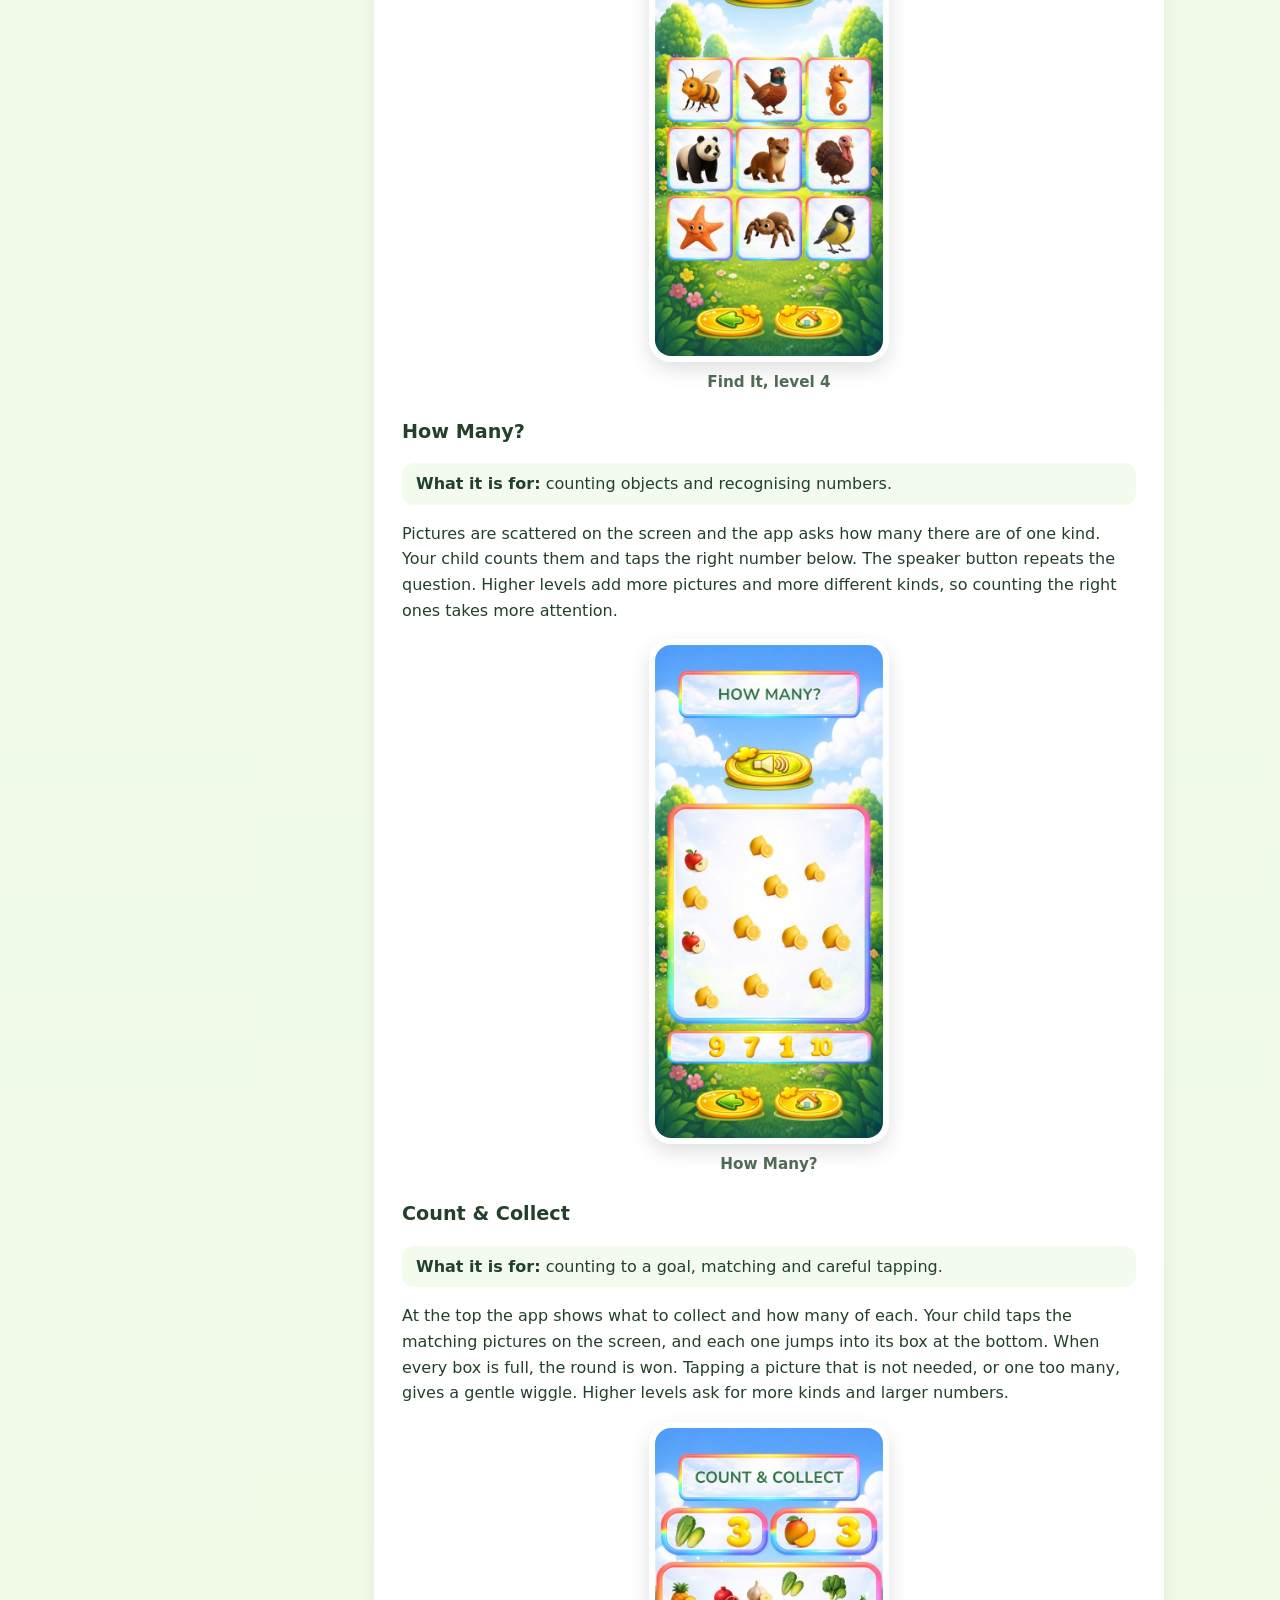
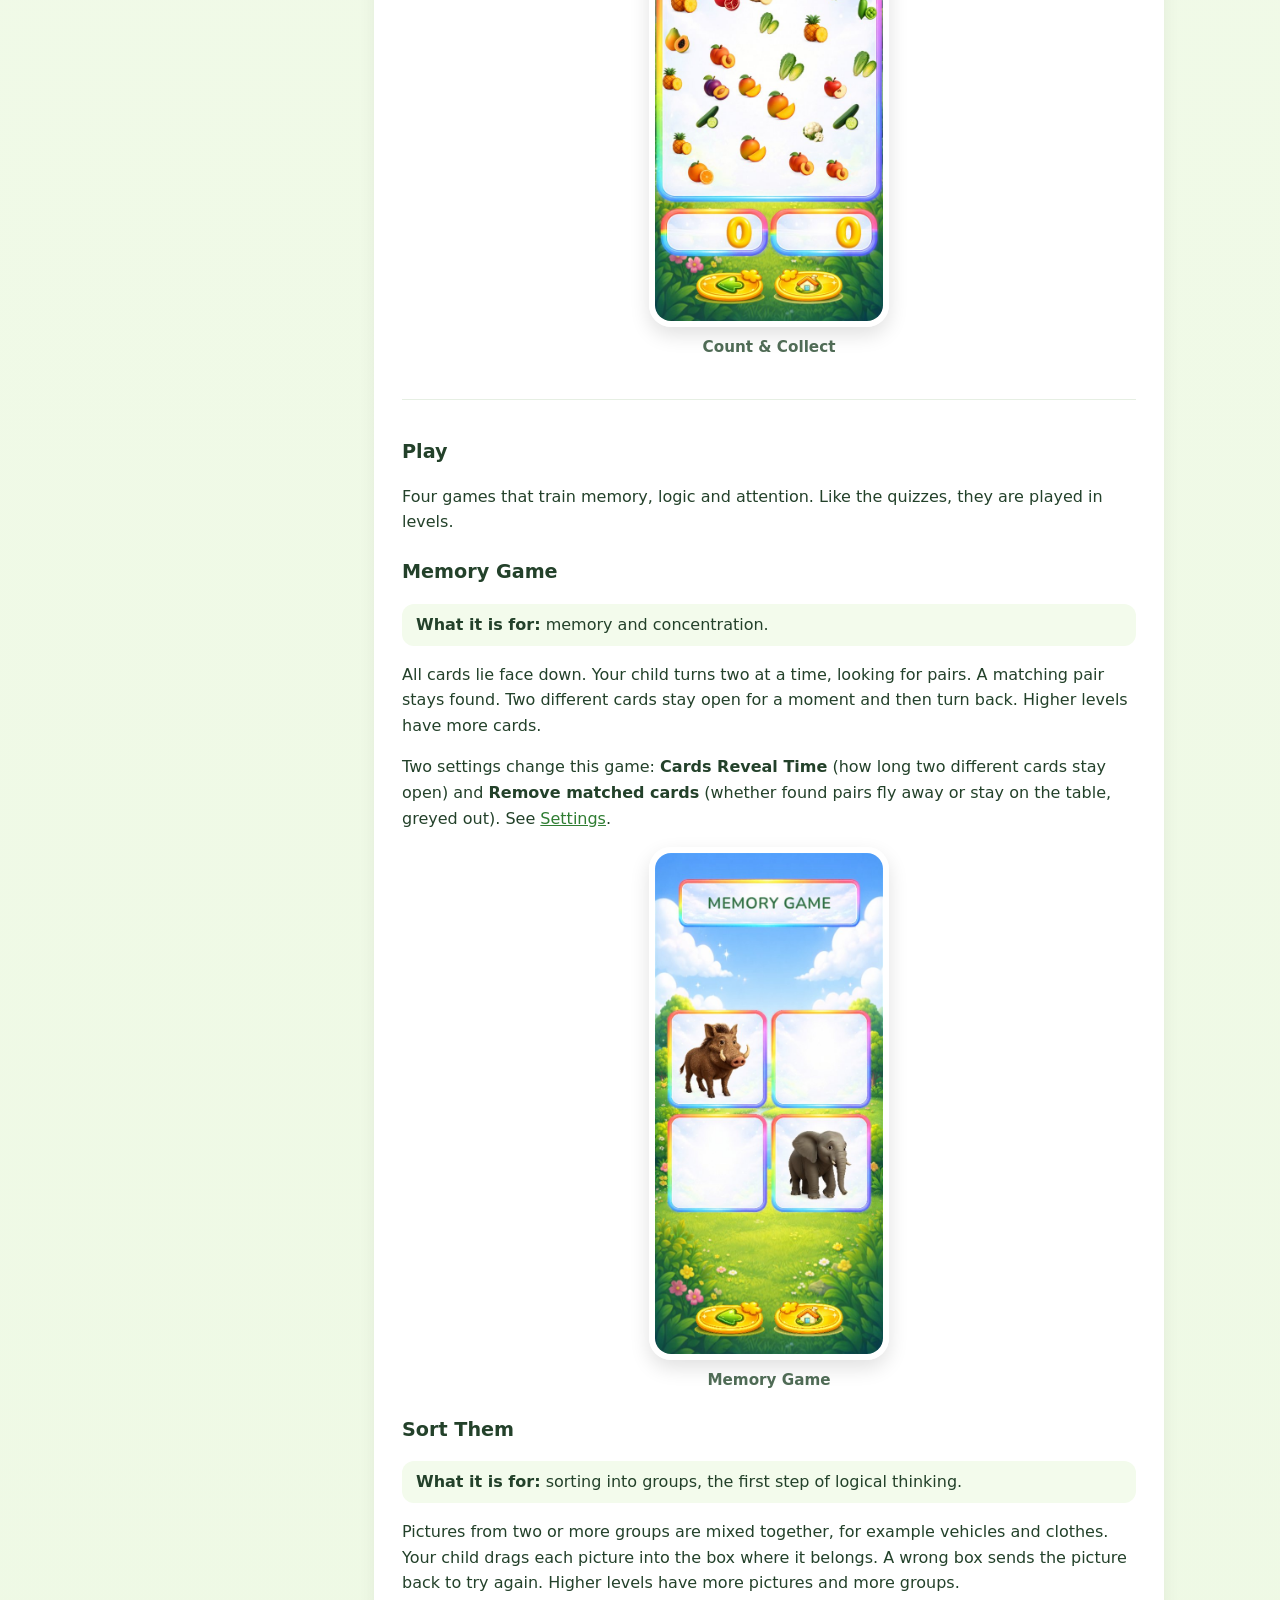
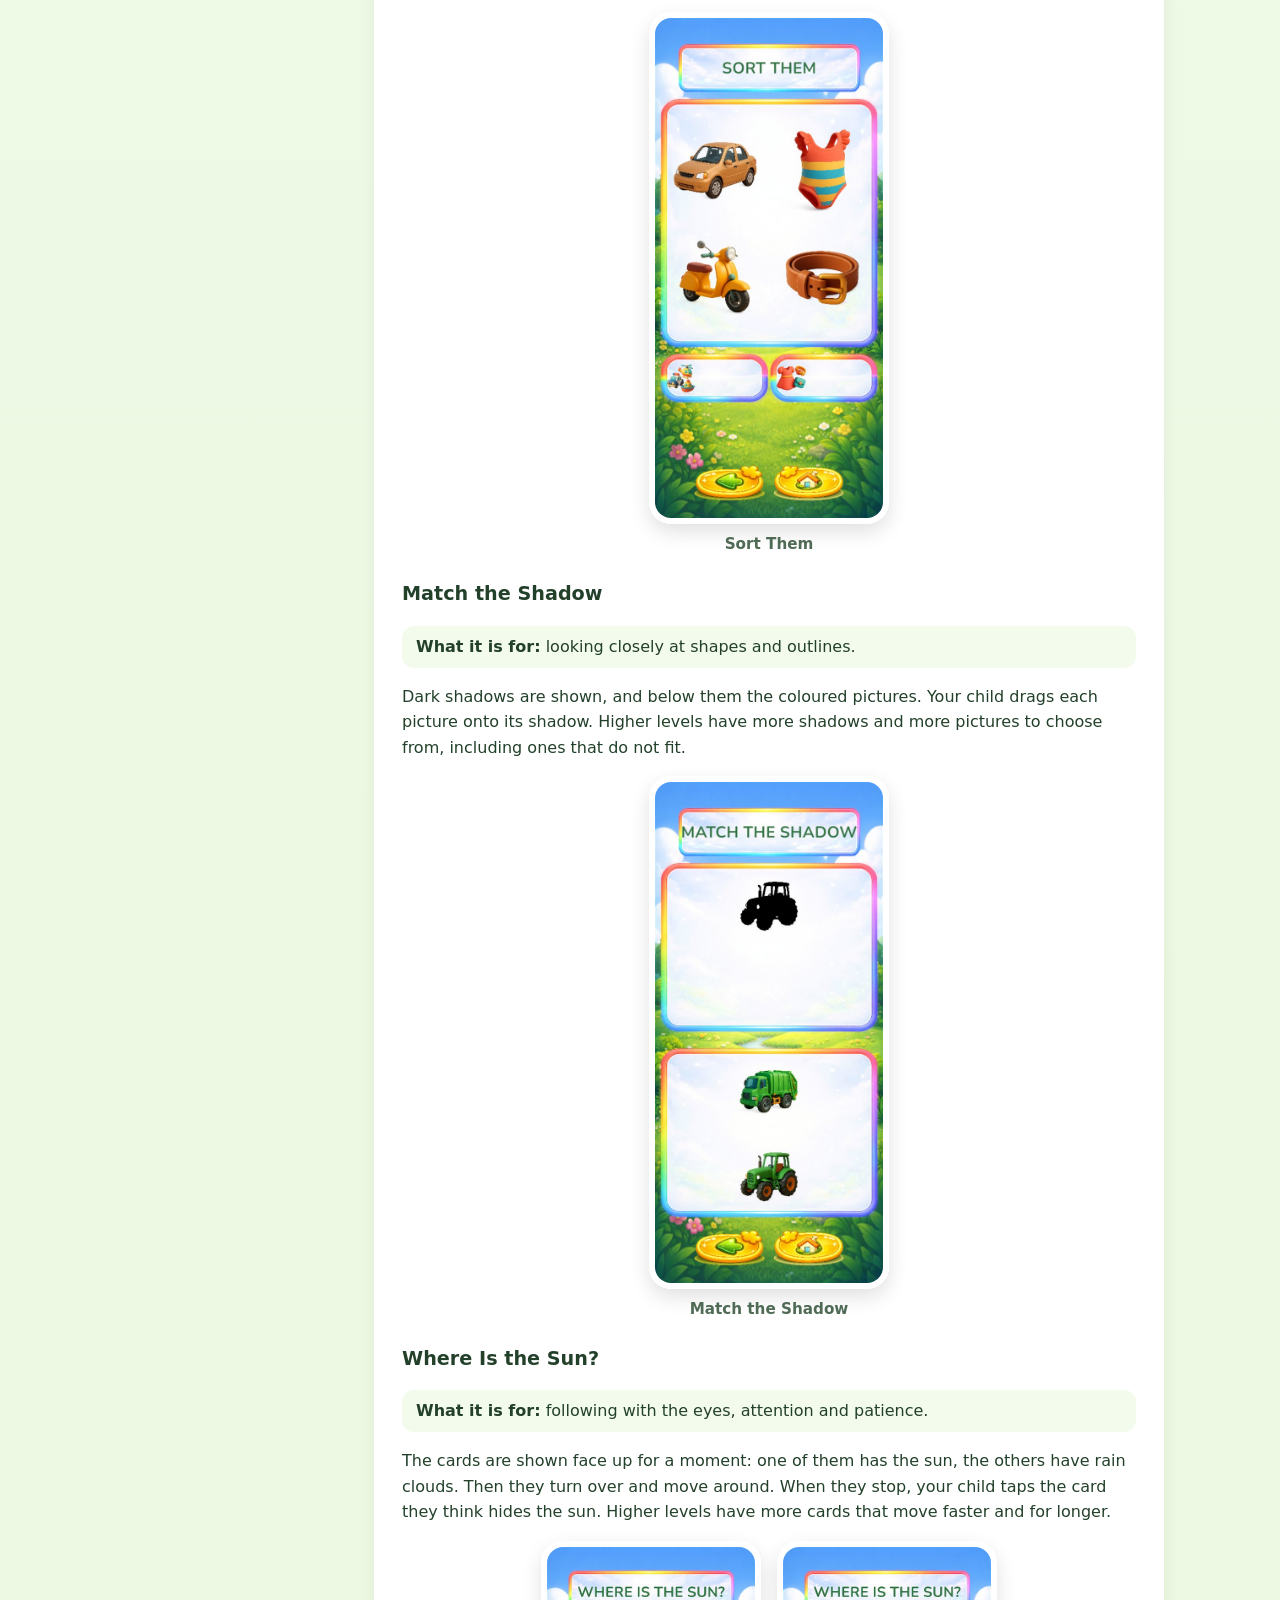
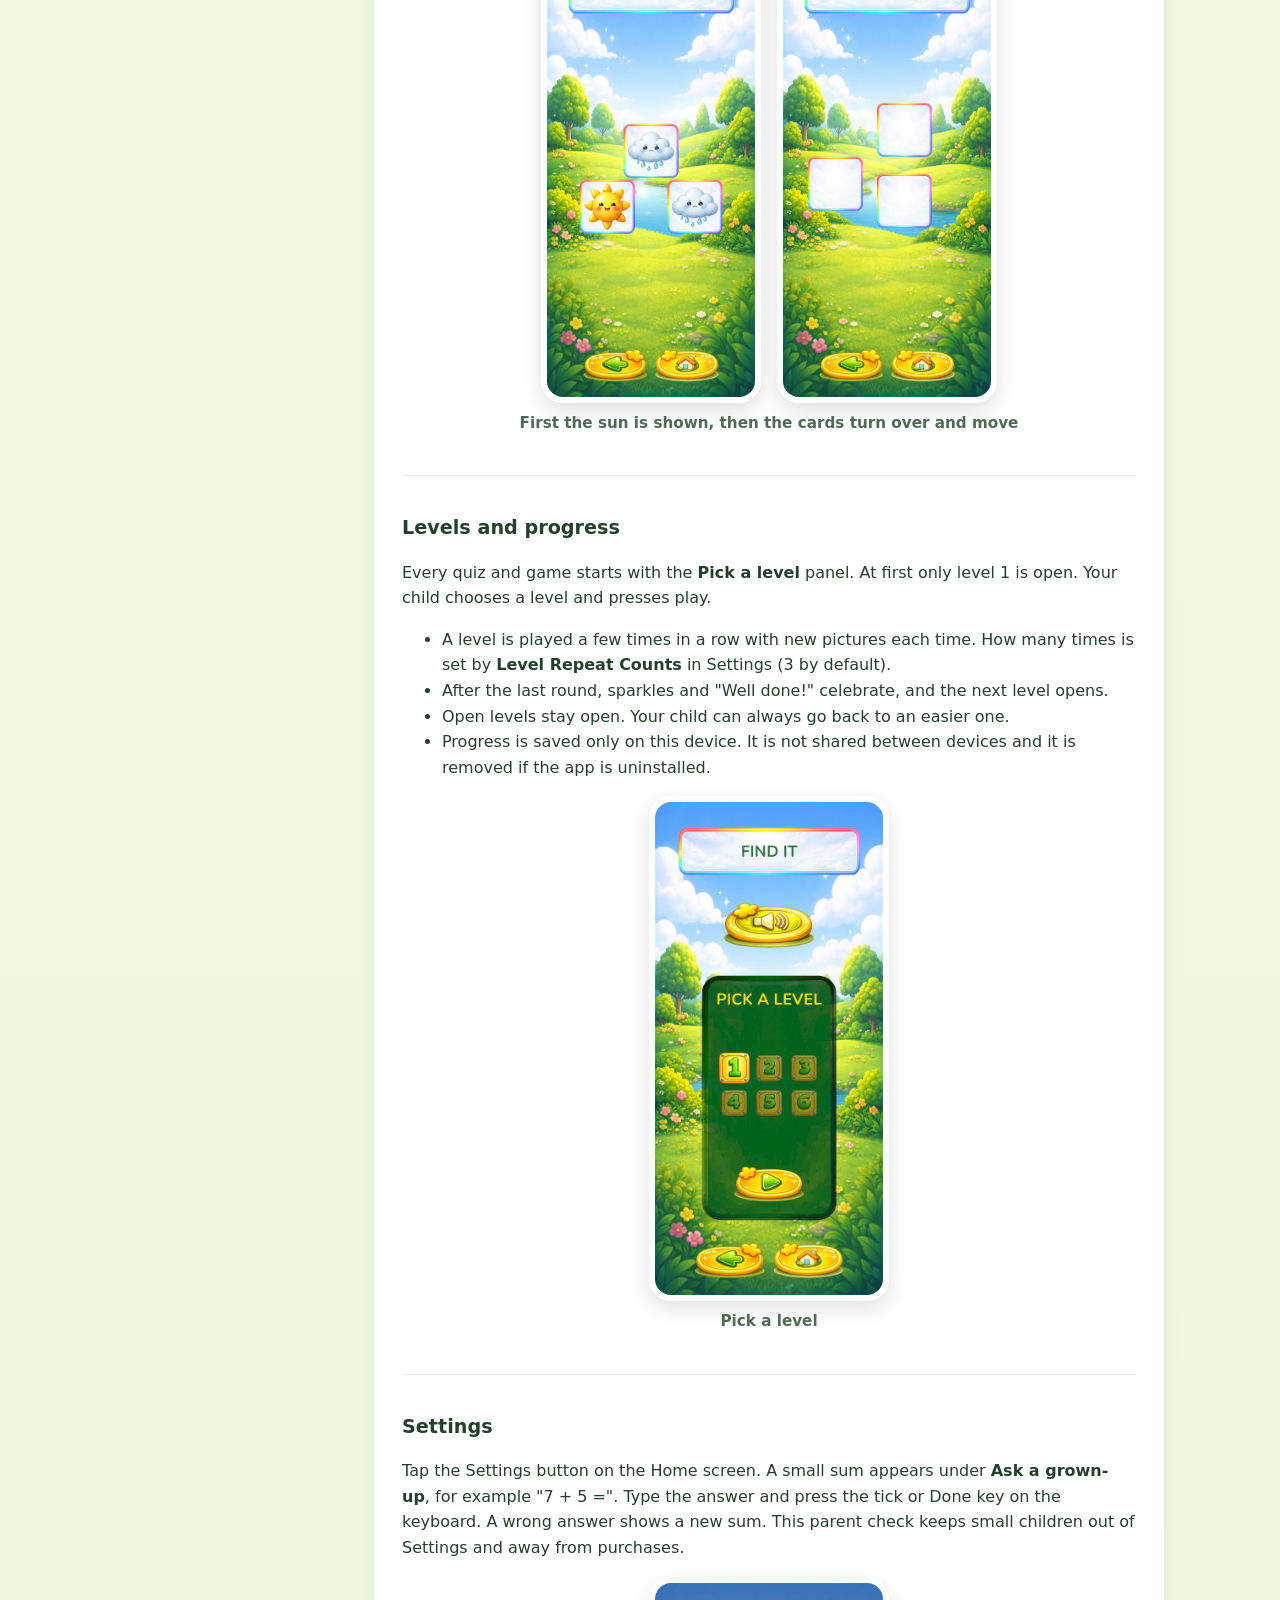
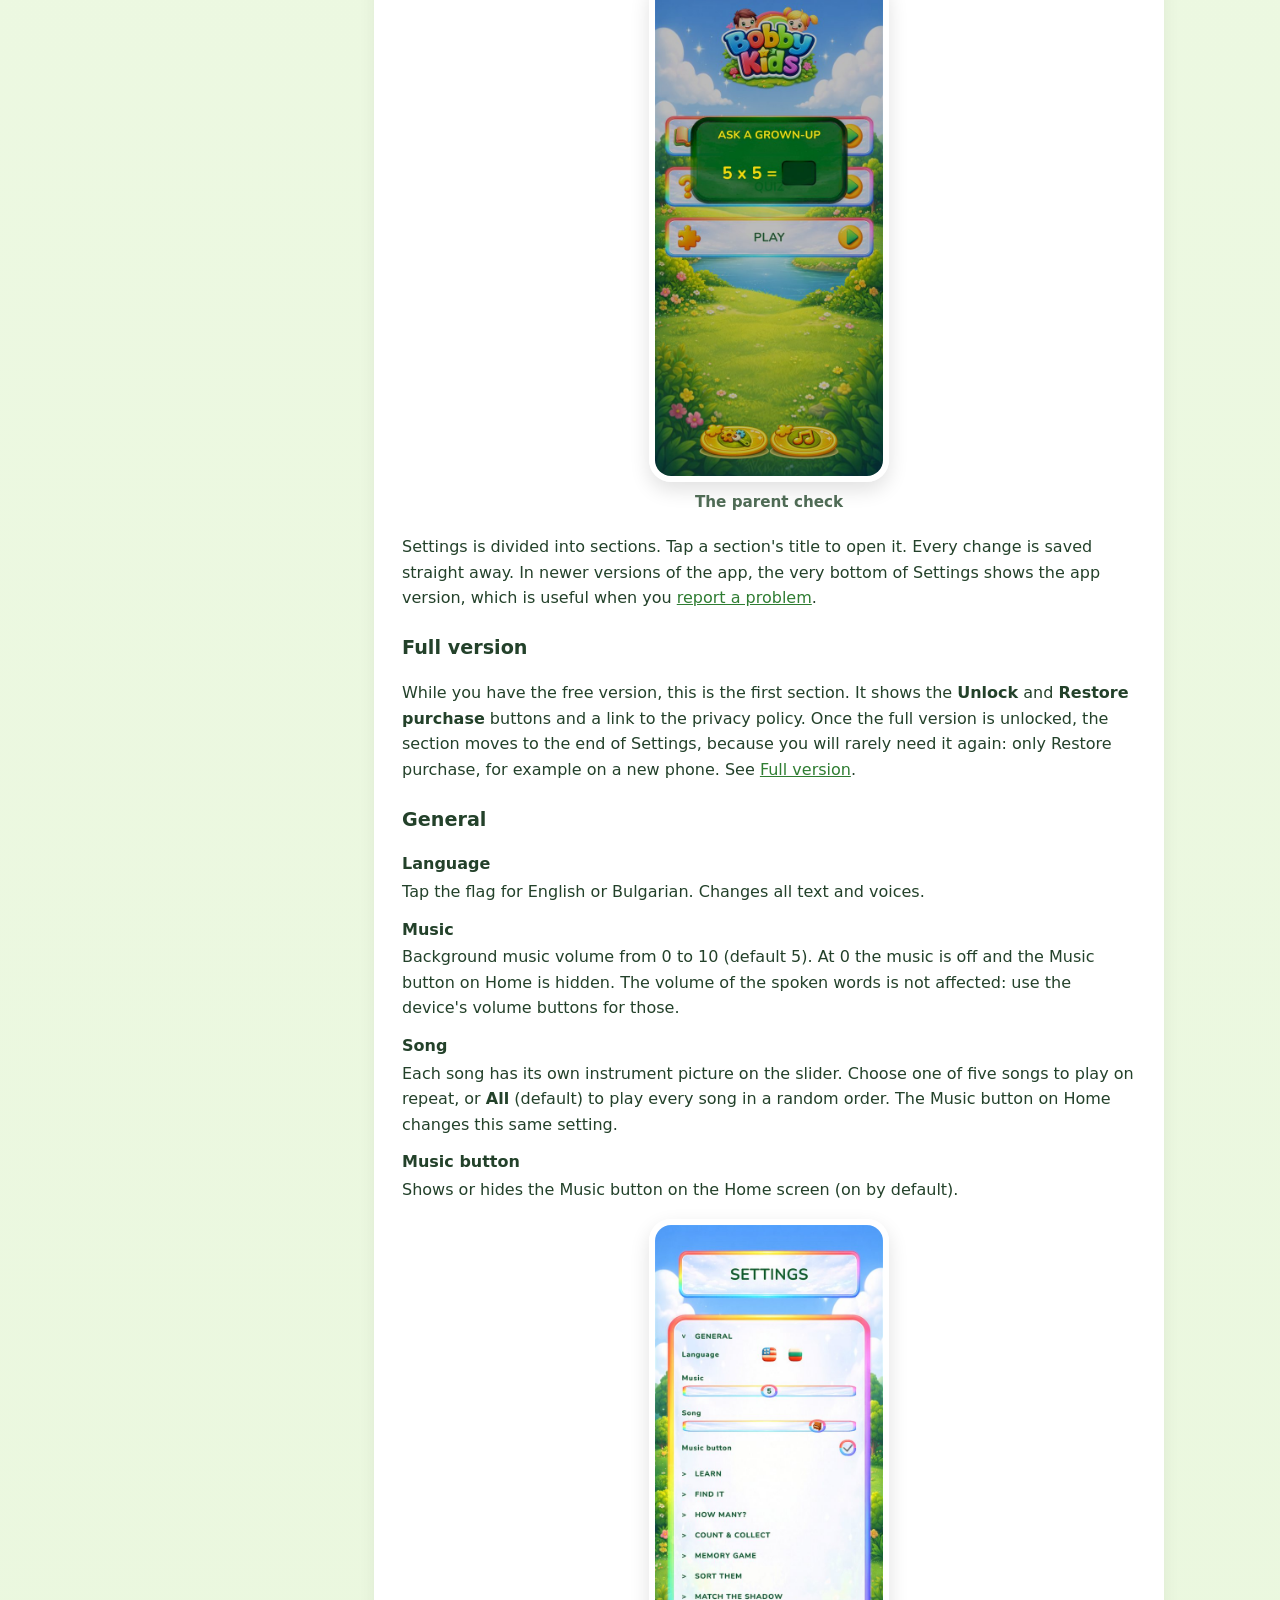
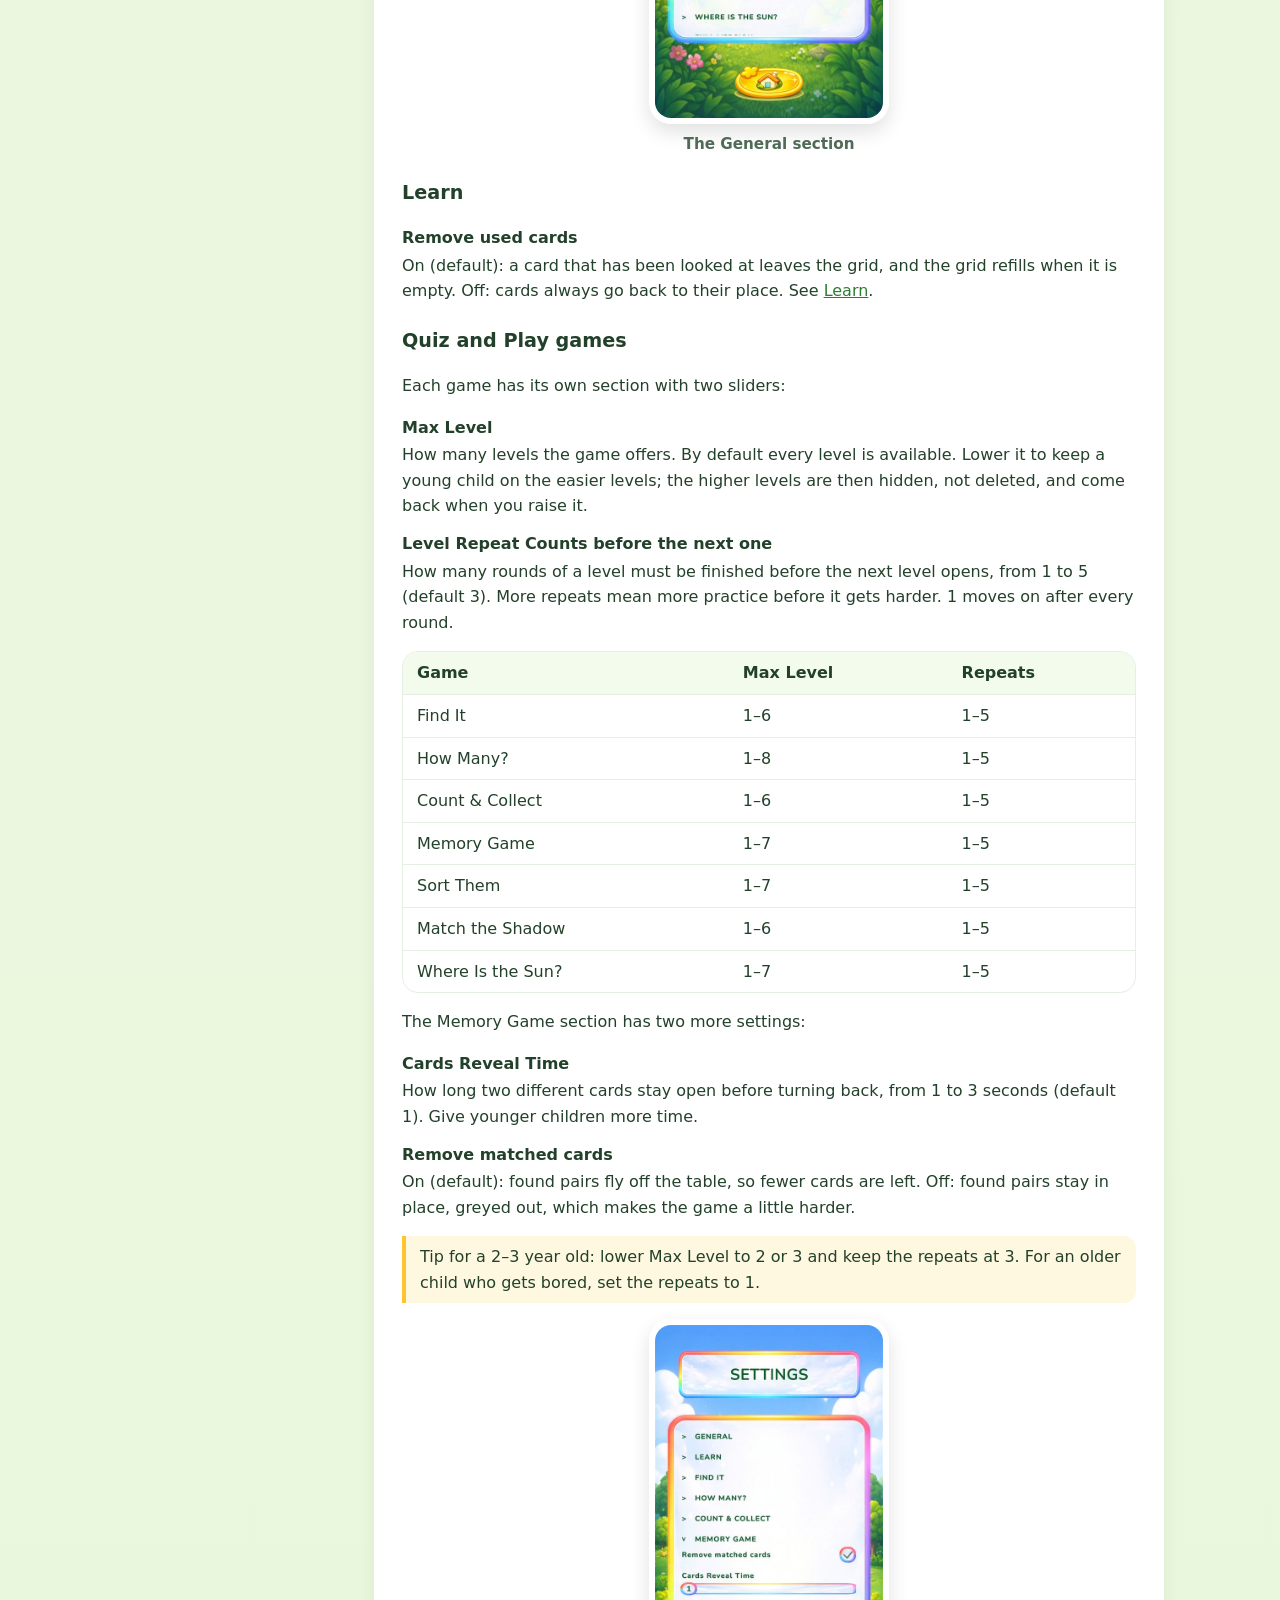
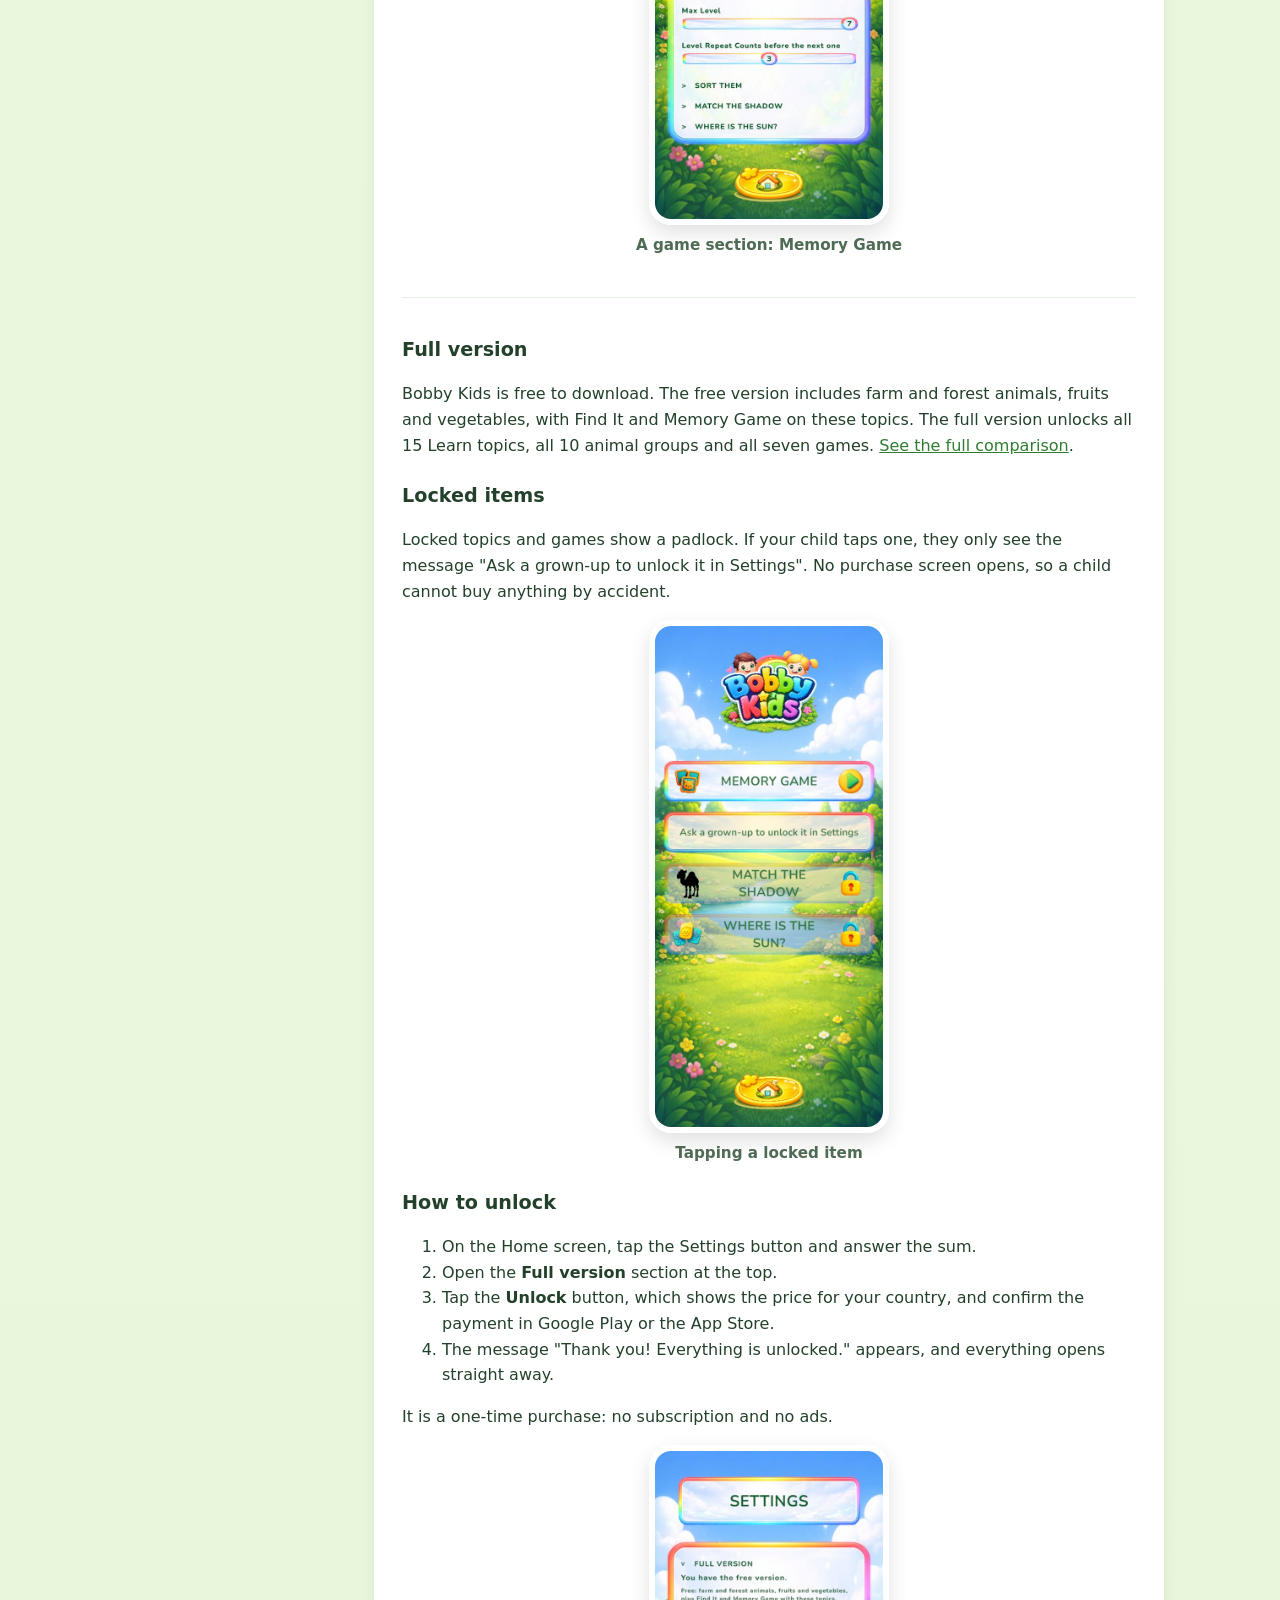
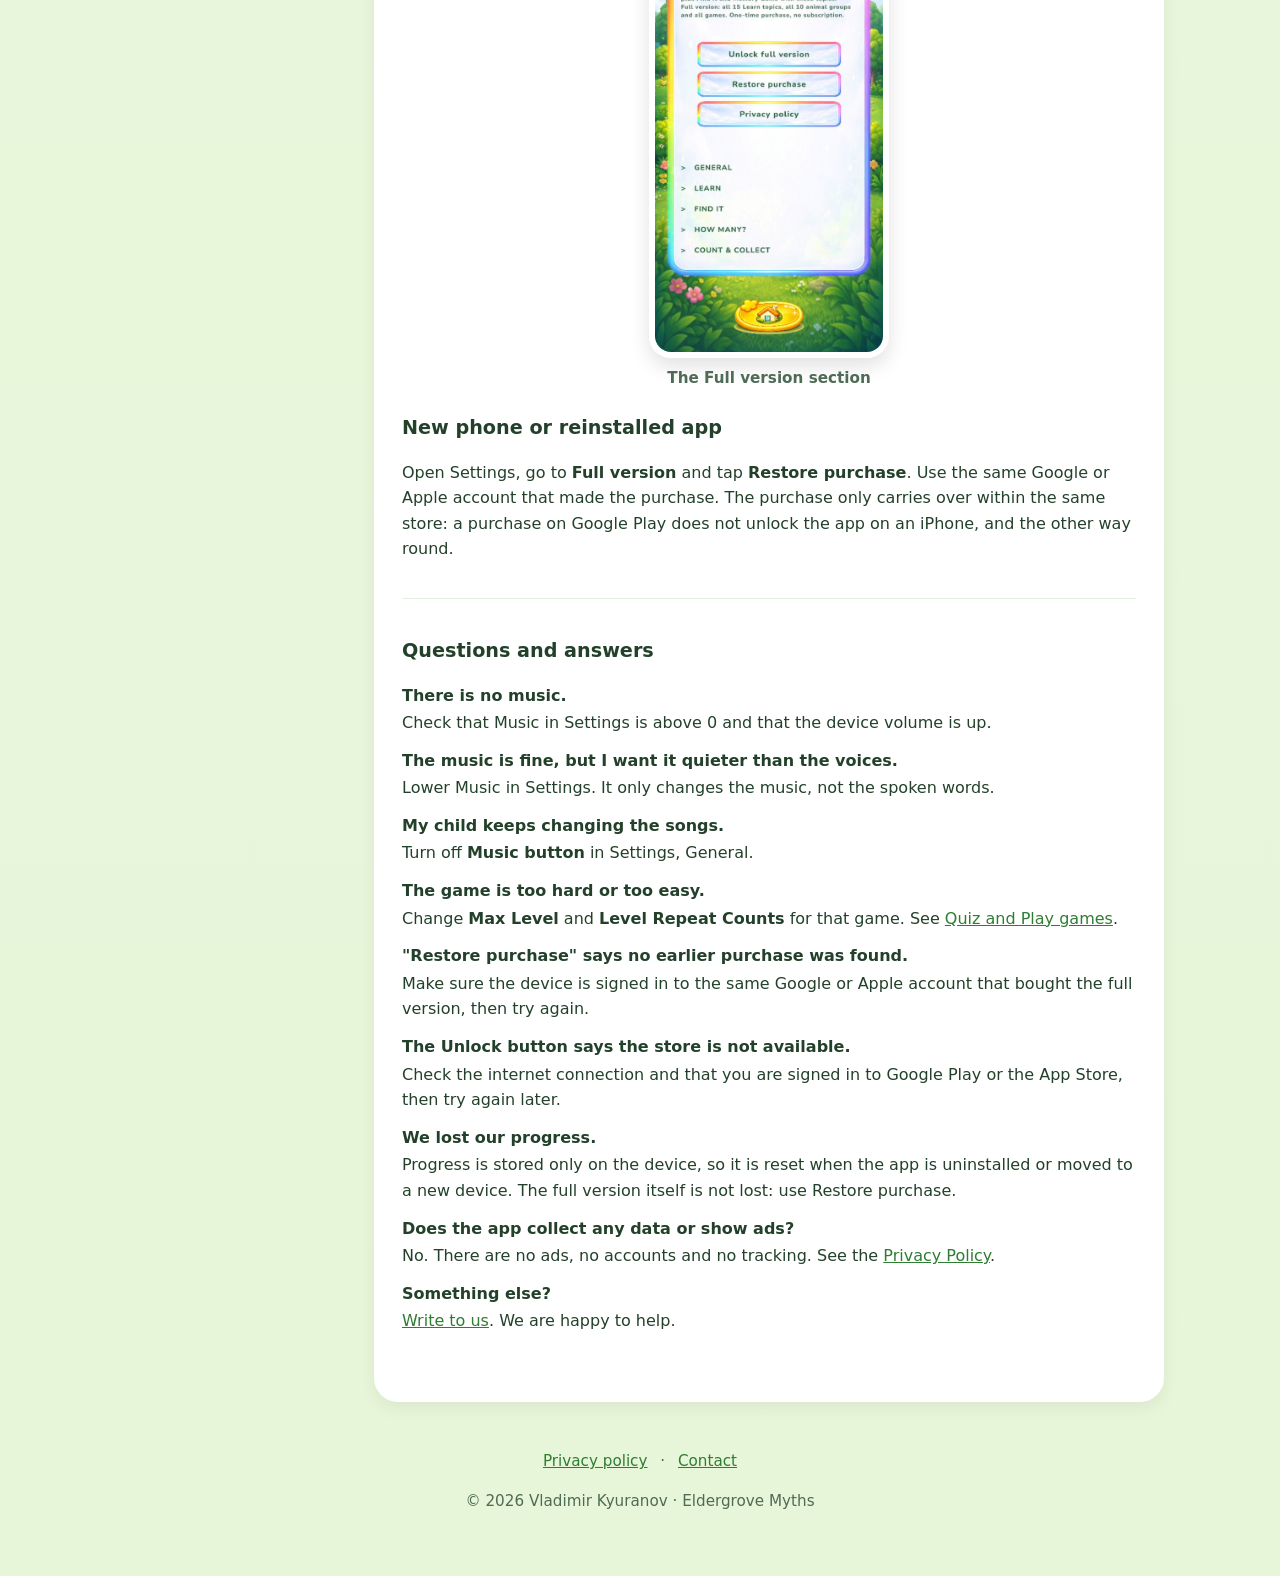
<file: guide.html>
<!doctype html>
<html lang="en">
<head>
<meta charset="utf-8">
<meta name="viewport" content="width=device-width, initial-scale=1">
<title>Bobby Kids – Guide</title>
<link rel="alternate" hreflang="en" href="https://bobbykids.eldergrovemyths.com/guide.html">
<link rel="alternate" hreflang="bg" href="https://bobbykids.eldergrovemyths.com/bg/guide.html">
<link rel="icon" type="image/png" href="images/favicon-32.png">
<link rel="stylesheet" href="style.css">
</head>
<body>

<header class="site-header">
  <div class="wrap bar">
    <a class="brand" href="./"><img src="images/icon-96.png" alt="" width="44" height="44"><span><b>Bobby Kids</b><small>by Eldergrove Myths</small></span></a>
    <nav class="lang" aria-label="Language"><span aria-current="true">EN</span><a href="bg/guide.html" lang="bg" hreflang="bg">БГ</a></nav>
  </div>
</header>
<nav class="site-nav" aria-label="Main">
  <ul class="wrap">
    <li><a href="./">Home</a></li>
    <li><a href="guide.html" aria-current="page">Guide</a></li>
    <li><a href="charity.html">Charity</a></li>
    <li><a href="privacy.html">Privacy Policy</a></li>
    <li><a href="contact.html">Contacts</a></li>
  </ul>
</nav>

<main class="wrap guide">
<aside class="toc-wrap">
  <details class="toc" open>
    <summary>Contents</summary>
    <ol>
      <li><a href="#start">Getting started</a></li>
      <li><a href="#learn">Learn</a></li>
      <li><a href="#quiz">Quiz</a>
        <ol>
          <li><a href="#find-it">Find It</a></li>
          <li><a href="#how-many">How Many?</a></li>
          <li><a href="#count-collect">Count &amp; Collect</a></li>
        </ol>
      </li>
      <li><a href="#play">Play</a>
        <ol>
          <li><a href="#memory">Memory Game</a></li>
          <li><a href="#sort">Sort Them</a></li>
          <li><a href="#shadow">Match the Shadow</a></li>
          <li><a href="#sun">Where Is the Sun?</a></li>
        </ol>
      </li>
      <li><a href="#levels">Levels and progress</a></li>
      <li><a href="#settings">Settings</a></li>
      <li><a href="#full-version">Full version</a></li>
      <li><a href="#faq">Questions and answers</a></li>
    </ol>
  </details>
</aside>

<article class="doc guide-body">
<h1>Guide</h1>
<p class="intro">Everything about how Bobby Kids works: what each part is for, how the games are played and what every setting does. Bobby Kids is made for children aged 2 to 8, and every game is meant to be played by a child on their own, with a grown-up close by.</p>

<!-- ============ GETTING STARTED ============ -->
<section id="start">
<h2>Getting started</h2>
<p>After the title screen, Bobby Kids opens on the <b>Home</b> screen. Three big buttons lead to the three parts of the app:</p>
<ul>
  <li><b>Learn</b>: look at pictures and hear their names.</li>
  <li><b>Quiz</b>: short challenges that check what was learned.</li>
  <li><b>Play</b>: games for memory, logic and attention.</li>
</ul>
<figure class="guide-shot"><div><img src="images/guide/home.jpg" alt="Home screen with Learn, Quiz and Play, and the Settings and Music buttons at the bottom" loading="lazy" width="540" height="1168"></div><figcaption>The Home screen</figcaption></figure>

<h3>The buttons at the bottom of Home</h3>
<ul>
  <li><b>Settings button</b> (on the left): opens Settings, but only after a grown-up answers a short sum. See <a href="#settings">Settings</a>.</li>
  <li><b>Music button</b> (right next to it): switches to the next song. Children love to press it, so you can hide it in Settings if you prefer. It is also hidden when the music volume is 0.</li>
</ul>

<h3>Moving around</h3>
<p>Inside a menu or game, the buttons at the bottom take you <b>Back</b> one step or straight <b>Home</b>. In Quiz and Play your child first picks a game. Most games then ask for a topic, such as animals, fruits or vehicles, and <b>All</b> mixes every topic together.</p>

<h3>Language</h3>
<p>Bobby Kids speaks English and Bulgarian. All words, names and voices change with the language, which you choose in <a href="#settings-general">Settings</a>. Hearing the same pictures in two languages is a gentle way to start a second language.</p>
</section>

<!-- ============ LEARN ============ -->
<section id="learn">
<h2>Learn</h2>
<p class="purpose"><b>What it is for:</b> first words, listening and naming everyday things.</p>
<p>Choose a topic, for example farm animals, fruits or musical instruments. A grid of big picture cards appears.</p>
<ol>
  <li>Tap a card. It grows, turns and the name is spoken.</li>
  <li>Tap it again to put it away.</li>
</ol>
<p>With <b>Remove used cards</b> switched on in Settings (the default), a card that has been looked at leaves the grid. When every card is gone, the grid fills up again, so your child can go round as many times as they like. The round arrow button at the bottom refills the grid at any time. Turn the setting off if you want the cards to always stay in place.</p>
<p class="tip">Tip: say the word together with the app, then ask "Where is the cow?" and let your child point.</p>
<figure class="guide-shot two"><div><img src="images/learn.jpg" alt="Learn grid with fruit cards" loading="lazy" width="540" height="1168"><img src="images/guide/learn-card.jpg" alt="A blueberry card zoomed in over the grid" loading="lazy" width="540" height="1168"></div><figcaption>The Learn grid, and a card zoomed in</figcaption></figure>
</section>

<!-- ============ QUIZ ============ -->
<section id="quiz">
<h2>Quiz</h2>
<p>Three short challenges that practise what was learned. Each one is played in levels: the first level is easy, and each next level adds a little more. See <a href="#levels">Levels and progress</a>.</p>

<h3 id="find-it">Find It</h3>
<p class="purpose"><b>What it is for:</b> recognising words by ear and linking a word to its picture.</p>
<p>The app says a name, for example "giraffe". Your child taps the matching picture. A correct answer glows and sounds happy. A wrong one wiggles, and your child can simply try again. The speaker button at the top says the name again. Higher levels show more pictures to choose from.</p>
<figure class="guide-shot"><div><img src="images/guide/find.jpg" alt="Find It with nine animal cards and the speaker button" loading="lazy" width="540" height="1168"></div><figcaption>Find It, level 4</figcaption></figure>

<h3 id="how-many">How Many?</h3>
<p class="purpose"><b>What it is for:</b> counting objects and recognising numbers.</p>
<p>Pictures are scattered on the screen and the app asks how many there are of one kind. Your child counts them and taps the right number below. The speaker button repeats the question. Higher levels add more pictures and more different kinds, so counting the right ones takes more attention.</p>
<figure class="guide-shot"><div><img src="images/guide/howmany.jpg" alt="How Many? with lemons and apples and the numbers 9, 7, 1 and 10" loading="lazy" width="540" height="1168"></div><figcaption>How Many?</figcaption></figure>

<h3 id="count-collect">Count &amp; Collect</h3>
<p class="purpose"><b>What it is for:</b> counting to a goal, matching and careful tapping.</p>
<p>At the top the app shows what to collect and how many of each. Your child taps the matching pictures on the screen, and each one jumps into its box at the bottom. When every box is full, the round is won. Tapping a picture that is not needed, or one too many, gives a gentle wiggle. Higher levels ask for more kinds and larger numbers.</p>
<figure class="guide-shot"><div><img src="images/guide/collect.jpg" alt="Count & Collect: collect 3 lettuces and 3 mangoes, with empty boxes at the bottom" loading="lazy" width="540" height="1168"></div><figcaption>Count & Collect</figcaption></figure>
</section>

<!-- ============ PLAY ============ -->
<section id="play">
<h2>Play</h2>
<p>Four games that train memory, logic and attention. Like the quizzes, they are played in levels.</p>

<h3 id="memory">Memory Game</h3>
<p class="purpose"><b>What it is for:</b> memory and concentration.</p>
<p>All cards lie face down. Your child turns two at a time, looking for pairs. A matching pair stays found. Two different cards stay open for a moment and then turn back. Higher levels have more cards.</p>
<p>Two settings change this game: <b>Cards Reveal Time</b> (how long two different cards stay open) and <b>Remove matched cards</b> (whether found pairs fly away or stay on the table, greyed out). See <a href="#settings-games">Settings</a>.</p>
<figure class="guide-shot"><div><img src="images/memory.jpg" alt="Memory Game with animal cards" loading="lazy" width="540" height="1168"></div><figcaption>Memory Game</figcaption></figure>

<h3 id="sort">Sort Them</h3>
<p class="purpose"><b>What it is for:</b> sorting into groups, the first step of logical thinking.</p>
<p>Pictures from two or more groups are mixed together, for example vehicles and clothes. Your child drags each picture into the box where it belongs. A wrong box sends the picture back to try again. Higher levels have more pictures and more groups.</p>
<figure class="guide-shot"><div><img src="images/sorting.jpg" alt="Sort Them with two boxes" loading="lazy" width="540" height="1168"></div><figcaption>Sort Them</figcaption></figure>

<h3 id="shadow">Match the Shadow</h3>
<p class="purpose"><b>What it is for:</b> looking closely at shapes and outlines.</p>
<p>Dark shadows are shown, and below them the coloured pictures. Your child drags each picture onto its shadow. Higher levels have more shadows and more pictures to choose from, including ones that do not fit.</p>
<figure class="guide-shot"><div><img src="images/shadow.jpg" alt="Match the Shadow with vehicles" loading="lazy" width="540" height="1168"></div><figcaption>Match the Shadow</figcaption></figure>

<h3 id="sun">Where Is the Sun?</h3>
<p class="purpose"><b>What it is for:</b> following with the eyes, attention and patience.</p>
<p>The cards are shown face up for a moment: one of them has the sun, the others have rain clouds. Then they turn over and move around. When they stop, your child taps the card they think hides the sun. Higher levels have more cards that move faster and for longer.</p>
<figure class="guide-shot two"><div><img src="images/guide/sun-front.jpg" alt="Three cards face up: one sun and two rain clouds" loading="lazy" width="540" height="1168"><img src="images/guide/sun.jpg" alt="The same cards turned over and moving" loading="lazy" width="540" height="1168"></div><figcaption>First the sun is shown, then the cards turn over and move</figcaption></figure>
</section>

<!-- ============ LEVELS ============ -->
<section id="levels">
<h2>Levels and progress</h2>
<p>Every quiz and game starts with the <b>Pick a level</b> panel. At first only level 1 is open. Your child chooses a level and presses play.</p>
<ul>
  <li>A level is played a few times in a row with new pictures each time. How many times is set by <b>Level Repeat Counts</b> in Settings (3 by default).</li>
  <li>After the last round, sparkles and "Well done!" celebrate, and the next level opens.</li>
  <li>Open levels stay open. Your child can always go back to an easier one.</li>
  <li>Progress is saved only on this device. It is not shared between devices and it is removed if the app is uninstalled.</li>
</ul>
<figure class="guide-shot"><div><img src="images/guide/levels.jpg" alt="Pick a level panel with level 1 open and levels 2 to 6 locked" loading="lazy" width="540" height="1168"></div><figcaption>Pick a level</figcaption></figure>
</section>

<!-- ============ SETTINGS ============ -->
<section id="settings">
<h2>Settings</h2>
<p>Tap the Settings button on the Home screen. A small sum appears under <b>Ask a grown-up</b>, for example "7 + 5 =". Type the answer and press the tick or Done key on the keyboard. A wrong answer shows a new sum. This parent check keeps small children out of Settings and away from purchases.</p>
<figure class="guide-shot"><div><img src="images/guide/parent-gate.jpg" alt="Ask a grown-up panel with the sum 5 x 5" loading="lazy" width="540" height="1168"></div><figcaption>The parent check</figcaption></figure>
<p>Settings is divided into sections. Tap a section's title to open it. Every change is saved straight away. In newer versions of the app, the very bottom of Settings shows the app version, which is useful when you <a href="contact.html">report a problem</a>.</p>

<h3 id="settings-full">Full version</h3>
<p>While you have the free version, this is the first section. It shows the <b>Unlock</b> and <b>Restore purchase</b> buttons and a link to the privacy policy. Once the full version is unlocked, the section moves to the end of Settings, because you will rarely need it again: only Restore purchase, for example on a new phone. See <a href="#full-version">Full version</a>.</p>

<h3 id="settings-general">General</h3>
<dl class="settings-list">
  <dt>Language</dt>
  <dd>Tap the flag for English or Bulgarian. Changes all text and voices.</dd>
  <dt>Music</dt>
  <dd>Background music volume from 0 to 10 (default 5). At 0 the music is off and the Music button on Home is hidden. The volume of the spoken words is not affected: use the device's volume buttons for those.</dd>
  <dt>Song</dt>
  <dd>Each song has its own instrument picture on the slider. Choose one of five songs to play on repeat, or <b>All</b> (default) to play every song in a random order. The Music button on Home changes this same setting.</dd>
  <dt>Music button</dt>
  <dd>Shows or hides the Music button on the Home screen (on by default).</dd>
</dl>
<figure class="guide-shot"><div><img src="images/guide/settings-top.jpg" alt="Settings with the General section open" loading="lazy" width="540" height="1168"></div><figcaption>The General section</figcaption></figure>

<h3 id="settings-learn">Learn</h3>
<dl class="settings-list">
  <dt>Remove used cards</dt>
  <dd>On (default): a card that has been looked at leaves the grid, and the grid refills when it is empty. Off: cards always go back to their place. See <a href="#learn">Learn</a>.</dd>
</dl>

<h3 id="settings-games">Quiz and Play games</h3>
<p>Each game has its own section with two sliders:</p>
<dl class="settings-list">
  <dt>Max Level</dt>
  <dd>How many levels the game offers. By default every level is available. Lower it to keep a young child on the easier levels; the higher levels are then hidden, not deleted, and come back when you raise it.</dd>
  <dt>Level Repeat Counts before the next one</dt>
  <dd>How many rounds of a level must be finished before the next level opens, from 1 to 5 (default 3). More repeats mean more practice before it gets harder. 1 moves on after every round.</dd>
</dl>
<table class="settings-table">
  <thead><tr><th scope="col">Game</th><th scope="col">Max Level</th><th scope="col">Repeats</th></tr></thead>
  <tbody>
    <tr><td>Find It</td><td>1–6</td><td>1–5</td></tr>
    <tr><td>How Many?</td><td>1–8</td><td>1–5</td></tr>
    <tr><td>Count &amp; Collect</td><td>1–6</td><td>1–5</td></tr>
    <tr><td>Memory Game</td><td>1–7</td><td>1–5</td></tr>
    <tr><td>Sort Them</td><td>1–7</td><td>1–5</td></tr>
    <tr><td>Match the Shadow</td><td>1–6</td><td>1–5</td></tr>
    <tr><td>Where Is the Sun?</td><td>1–7</td><td>1–5</td></tr>
  </tbody>
</table>
<p>The Memory Game section has two more settings:</p>
<dl class="settings-list">
  <dt>Cards Reveal Time</dt>
  <dd>How long two different cards stay open before turning back, from 1 to 3 seconds (default 1). Give younger children more time.</dd>
  <dt>Remove matched cards</dt>
  <dd>On (default): found pairs fly off the table, so fewer cards are left. Off: found pairs stay in place, greyed out, which makes the game a little harder.</dd>
</dl>
<p class="tip">Tip for a 2–3 year old: lower Max Level to 2 or 3 and keep the repeats at 3. For an older child who gets bored, set the repeats to 1.</p>
<figure class="guide-shot"><div><img src="images/guide/settings-game.jpg" alt="Memory Game section with Remove matched cards, Cards Reveal Time, Max Level and Level Repeat Counts" loading="lazy" width="540" height="1168"></div><figcaption>A game section: Memory Game</figcaption></figure>

</section>

<!-- ============ FULL VERSION ============ -->
<section id="full-version">
<h2>Full version</h2>
<p>Bobby Kids is free to download. The free version includes farm and forest animals, fruits and vegetables, with Find It and Memory Game on these topics. The full version unlocks all 15 Learn topics, all 10 animal groups and all seven games. <a href="./#free-vs-full">See the full comparison</a>.</p>

<h3>Locked items</h3>
<p>Locked topics and games show a padlock. If your child taps one, they only see the message "Ask a grown-up to unlock it in Settings". No purchase screen opens, so a child cannot buy anything by accident.</p>
<figure class="guide-shot"><div><img src="images/free-hint.jpg" alt="Message on a locked game: Ask a grown-up to unlock it in Settings" loading="lazy" width="540" height="1168"></div><figcaption>Tapping a locked item</figcaption></figure>

<h3>How to unlock</h3>
<ol>
  <li>On the Home screen, tap the Settings button and answer the sum.</li>
  <li>Open the <b>Full version</b> section at the top.</li>
  <li>Tap the <b>Unlock</b> button, which shows the price for your country, and confirm the payment in Google Play or the App Store.</li>
  <li>The message "Thank you! Everything is unlocked." appears, and everything opens straight away.</li>
</ol>
<p>It is a one-time purchase: no subscription and no ads.</p>
<figure class="guide-shot"><div><img src="images/free-settings.jpg" alt="Full version section with Unlock, Restore purchase and Privacy policy buttons" loading="lazy" width="540" height="1168"></div><figcaption>The Full version section</figcaption></figure>

<h3>New phone or reinstalled app</h3>
<p>Open Settings, go to <b>Full version</b> and tap <b>Restore purchase</b>. Use the same Google or Apple account that made the purchase. The purchase only carries over within the same store: a purchase on Google Play does not unlock the app on an iPhone, and the other way round.</p>
</section>

<!-- ============ FAQ ============ -->
<section id="faq">
<h2>Questions and answers</h2>
<dl class="faq">
  <dt>There is no music.</dt>
  <dd>Check that Music in Settings is above 0 and that the device volume is up.</dd>
  <dt>The music is fine, but I want it quieter than the voices.</dt>
  <dd>Lower Music in Settings. It only changes the music, not the spoken words.</dd>
  <dt>My child keeps changing the songs.</dt>
  <dd>Turn off <b>Music button</b> in Settings, General.</dd>
  <dt>The game is too hard or too easy.</dt>
  <dd>Change <b>Max Level</b> and <b>Level Repeat Counts</b> for that game. See <a href="#settings-games">Quiz and Play games</a>.</dd>
  <dt>"Restore purchase" says no earlier purchase was found.</dt>
  <dd>Make sure the device is signed in to the same Google or Apple account that bought the full version, then try again.</dd>
  <dt>The Unlock button says the store is not available.</dt>
  <dd>Check the internet connection and that you are signed in to Google Play or the App Store, then try again later.</dd>
  <dt>We lost our progress.</dt>
  <dd>Progress is stored only on the device, so it is reset when the app is uninstalled or moved to a new device. The full version itself is not lost: use Restore purchase.</dd>
  <dt>Does the app collect any data or show ads?</dt>
  <dd>No. There are no ads, no accounts and no tracking. See the <a href="privacy.html">Privacy Policy</a>.</dd>
  <dt>Something else?</dt>
  <dd><a href="contact.html">Write to us</a>. We are happy to help.</dd>
</dl>
</section>
</article>
</main>

<footer>
  <div class="wrap">
    <p><a href="privacy.html">Privacy policy</a> · <a href="contact.html">Contact</a></p>
    <p>© 2026 Vladimir Kyuranov · Eldergrove Myths</p>
  </div>
</footer>

<script>
  // Keep the contents open beside the text on wide screens, folded at the top on phones
  (function () {
    var toc = document.querySelector('.toc');
    if (toc && window.matchMedia('(max-width: 900px)').matches) toc.open = false;
    if (toc) toc.addEventListener('click', function (e) {
      if (e.target.tagName === 'A' && window.matchMedia('(max-width: 900px)').matches) toc.open = false;
    });
  })();
</script>

</body>
</html>
</file>
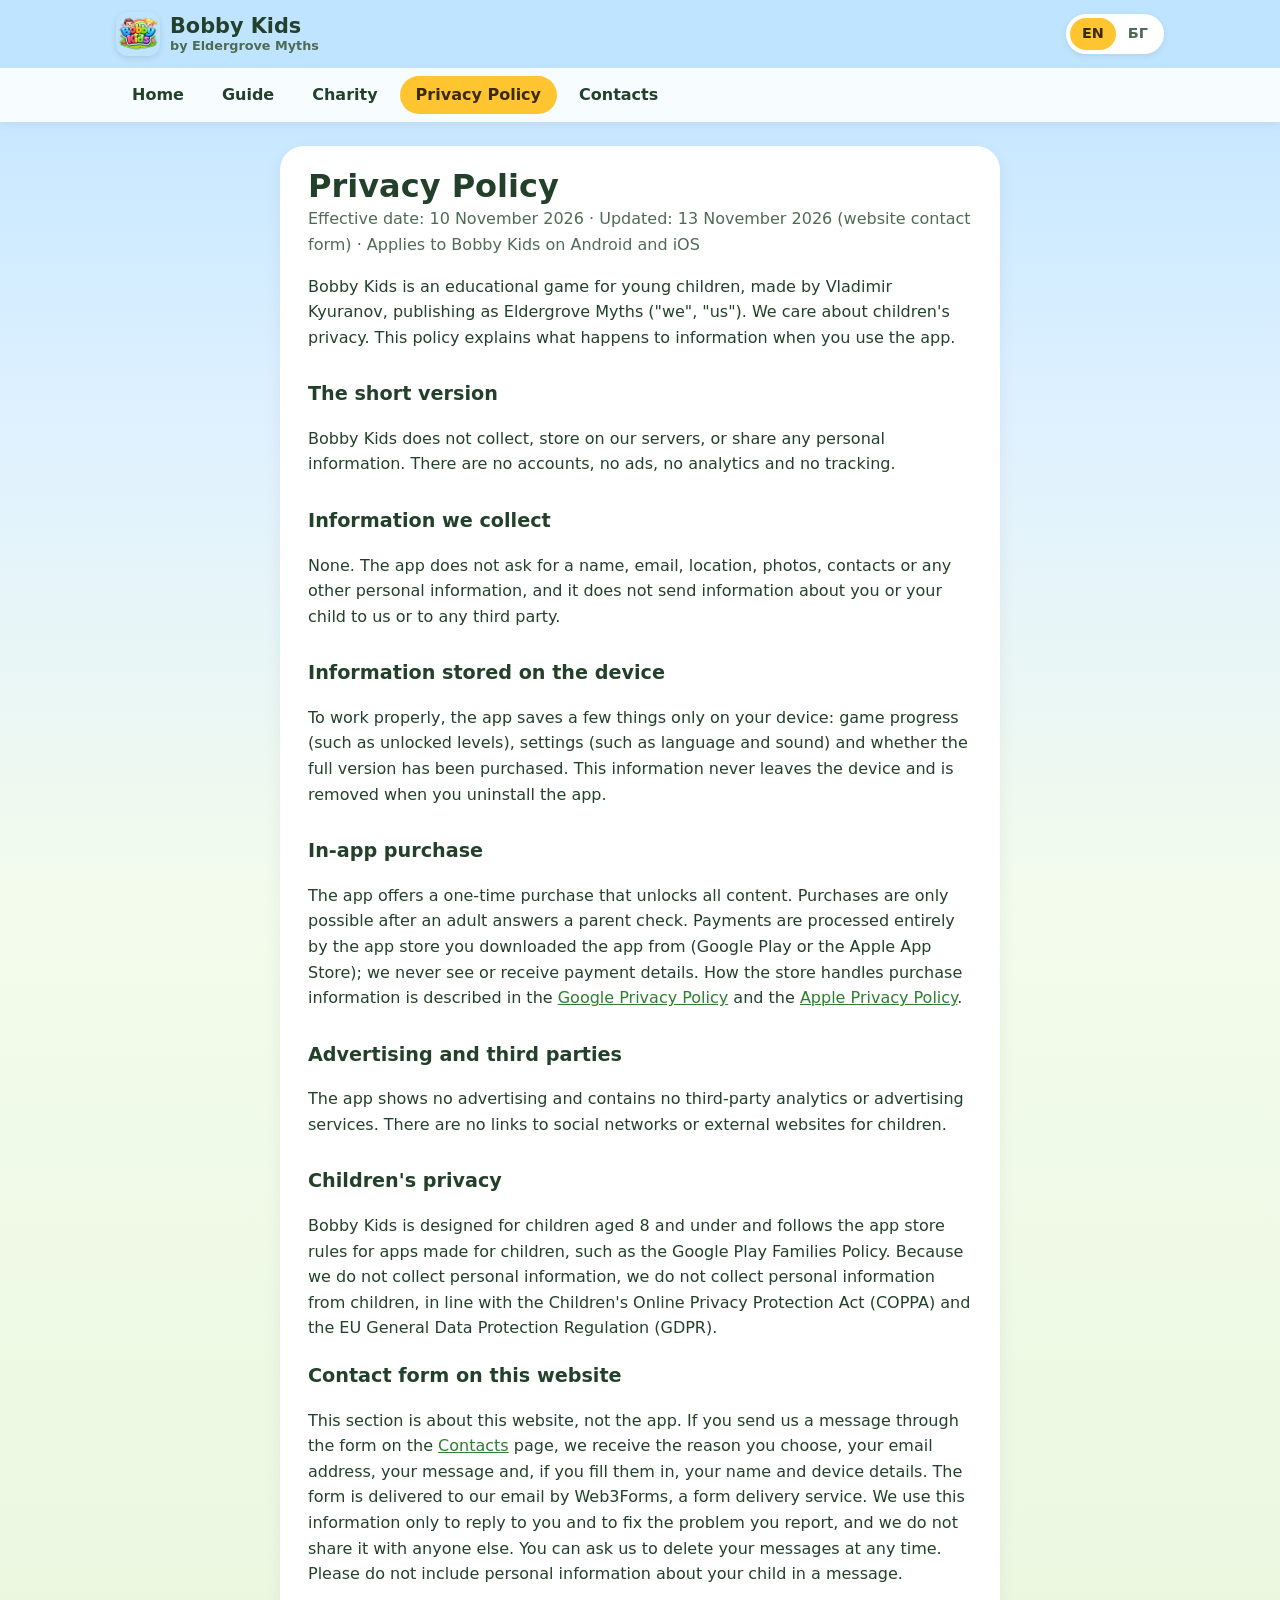
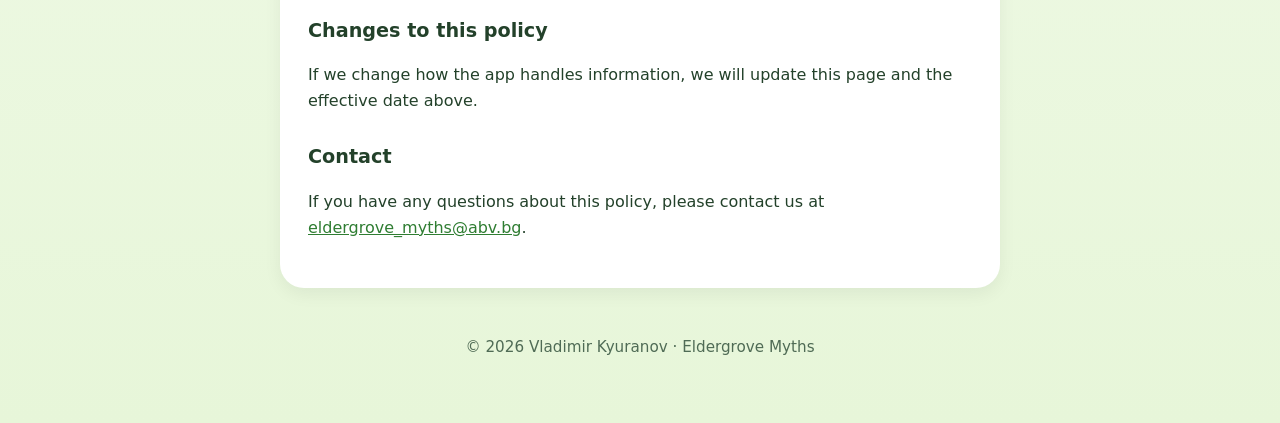
<file: privacy.html>
<!doctype html>
<html lang="en">
<head>
<meta charset="utf-8">
<meta name="viewport" content="width=device-width, initial-scale=1">
<title>Bobby Kids – Privacy Policy</title>
<link rel="alternate" hreflang="en" href="https://bobbykids.eldergrovemyths.com/privacy.html">
<link rel="alternate" hreflang="bg" href="https://bobbykids.eldergrovemyths.com/bg/privacy.html">
<link rel="icon" type="image/png" href="images/favicon-32.png">
<link rel="stylesheet" href="style.css">
</head>
<body>

<header class="site-header">
  <div class="wrap bar">
    <a class="brand" href="./"><img src="images/icon-96.png" alt="" width="44" height="44"><span><b>Bobby Kids</b><small>by Eldergrove Myths</small></span></a>
    <nav class="lang" aria-label="Language"><span aria-current="true">EN</span><a href="bg/privacy.html" lang="bg" hreflang="bg">БГ</a></nav>
  </div>
</header>
<nav class="site-nav" aria-label="Main">
  <ul class="wrap">
    <li><a href="./">Home</a></li>
    <li><a href="guide.html">Guide</a></li>
    <li><a href="charity.html">Charity</a></li>
    <li><a href="privacy.html" aria-current="page">Privacy Policy</a></li>
    <li><a href="contact.html">Contacts</a></li>
  </ul>
</nav>

<main class="wrap">
<article class="doc">
<h1>Privacy Policy</h1>
<p class="date">Effective date: 10 November 2026 · Updated: 13 November 2026 (website contact form) · Applies to Bobby Kids on Android and iOS</p>

<p>Bobby Kids is an educational game for young children, made by Vladimir Kyuranov, publishing as Eldergrove Myths ("we", "us"). We care about children's privacy. This policy explains what happens to information when you use the app.</p>

<h2>The short version</h2>
<p>Bobby Kids does not collect, store on our servers, or share any personal information. There are no accounts, no ads, no analytics and no tracking.</p>

<h2>Information we collect</h2>
<p>None. The app does not ask for a name, email, location, photos, contacts or any other personal information, and it does not send information about you or your child to us or to any third party.</p>

<h2>Information stored on the device</h2>
<p>To work properly, the app saves a few things only on your device: game progress (such as unlocked levels), settings (such as language and sound) and whether the full version has been purchased. This information never leaves the device and is removed when you uninstall the app.</p>

<h2>In-app purchase</h2>
<p>The app offers a one-time purchase that unlocks all content. Purchases are only possible after an adult answers a parent check. Payments are processed entirely by the app store you downloaded the app from (Google Play or the Apple App Store); we never see or receive payment details. How the store handles purchase information is described in the <a href="https://policies.google.com/privacy">Google Privacy Policy</a> and the <a href="https://www.apple.com/legal/privacy/">Apple Privacy Policy</a>.</p>

<h2>Advertising and third parties</h2>
<p>The app shows no advertising and contains no third-party analytics or advertising services. There are no links to social networks or external websites for children.</p>

<h2>Children's privacy</h2>
<p>Bobby Kids is designed for children aged 8 and under and follows the app store rules for apps made for children, such as the Google Play Families Policy. Because we do not collect personal information, we do not collect personal information from children, in line with the Children's Online Privacy Protection Act (COPPA) and the EU General Data Protection Regulation (GDPR).</p>

<h2 id="contact-form">Contact form on this website</h2>
<p>This section is about this website, not the app. If you send us a message through the form on the <a href="contact.html">Contacts</a> page, we receive the reason you choose, your email address, your message and, if you fill them in, your name and device details. The form is delivered to our email by Web3Forms, a form delivery service. We use this information only to reply to you and to fix the problem you report, and we do not share it with anyone else. You can ask us to delete your messages at any time. Please do not include personal information about your child in a message.</p>

<h2>Changes to this policy</h2>
<p>If we change how the app handles information, we will update this page and the effective date above.</p>

<h2>Contact</h2>
<p>If you have any questions about this policy, please contact us at <a href="mailto:eldergrove_myths@abv.bg">eldergrove_myths@abv.bg</a>.</p>
</article>
</main>

<footer>
  <div class="wrap"><p>© 2026 Vladimir Kyuranov · Eldergrove Myths</p></div>
</footer>

</body>
</html>
</file>
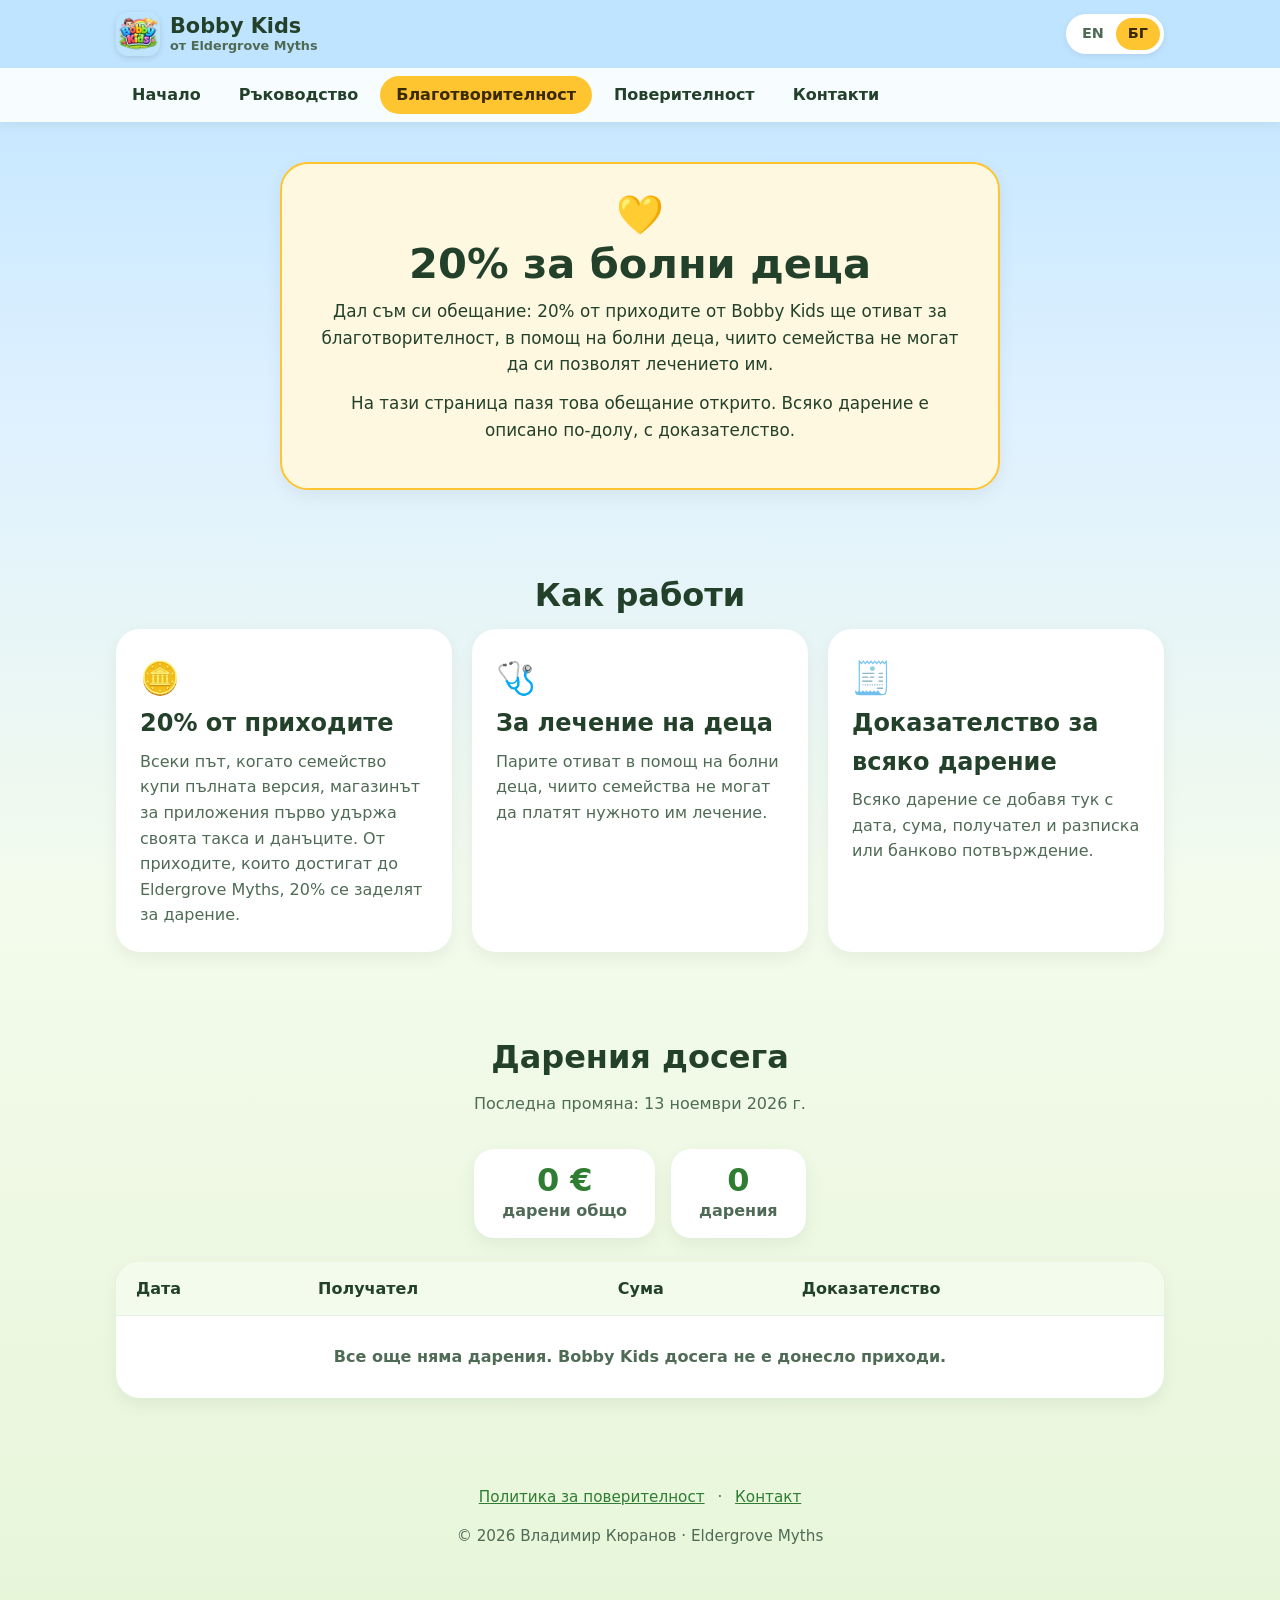
<file: bg/charity.html>
<!doctype html>
<html lang="bg">
<head>
<meta charset="utf-8">
<meta name="viewport" content="width=device-width, initial-scale=1">
<title>Bobby Kids – Благотворителност</title>
<link rel="alternate" hreflang="en" href="https://bobbykids.eldergrovemyths.com/charity.html">
<link rel="alternate" hreflang="bg" href="https://bobbykids.eldergrovemyths.com/bg/charity.html">
<link rel="icon" type="image/png" href="../images/favicon-32.png">
<link rel="stylesheet" href="../style.css">
</head>
<body>

<header class="site-header">
  <div class="wrap bar">
    <a class="brand" href="./"><img src="../images/icon-96.png" alt="" width="44" height="44"><span><b>Bobby Kids</b><small>от Eldergrove Myths</small></span></a>
    <nav class="lang" aria-label="Език"><a href="../charity.html" lang="en" hreflang="en">EN</a><span aria-current="true">БГ</span></nav>
  </div>
</header>
<nav class="site-nav" aria-label="Основно меню">
  <ul class="wrap">
    <li><a href="./">Начало</a></li>
    <li><a href="guide.html">Ръководство</a></li>
    <li><a href="charity.html" aria-current="page">Благотворителност</a></li>
    <li><a href="privacy.html">Поверителност</a></li>
    <li><a href="contact.html">Контакти</a></li>
  </ul>
</nav>

<main>
  <section>
    <div class="wrap giving">
      <div class="icon" aria-hidden="true">💛</div>
      <h1>20% за болни деца</h1>
      <p>Дал съм си обещание: 20% от приходите от Bobby Kids ще отиват за благотворителност, в помощ на болни деца, чиито семейства не могат да си позволят лечението им.</p>
      <p>На тази страница пазя това обещание открито. Всяко дарение е описано по-долу, с доказателство.</p>
    </div>
  </section>

  <section>
    <div class="wrap">
      <h2>Как работи</h2>
      <div class="modes">
        <div class="mode">
          <div class="icon" aria-hidden="true">🪙</div>
          <h3>20% от приходите</h3>
          <p>Всеки път, когато семейство купи пълната версия, магазинът за приложения първо удържа своята такса и данъците. От приходите, които достигат до Eldergrove Myths, 20% се заделят за дарение.</p>
        </div>
        <div class="mode">
          <div class="icon" aria-hidden="true">🩺</div>
          <h3>За лечение на деца</h3>
          <p>Парите отиват в помощ на болни деца, чиито семейства не могат да платят нужното им лечение.</p>
        </div>
        <div class="mode">
          <div class="icon" aria-hidden="true">🧾</div>
          <h3>Доказателство за всяко дарение</h3>
          <p>Всяко дарение се добавя тук с дата, сума, получател и разписка или банково потвърждение.</p>
        </div>
      </div>
    </div>
  </section>

  <section id="donations">
    <div class="wrap">
      <h2>Дарения досега</h2>
      <p class="section-lead">Последна промяна: 13 ноември 2026 г.</p>
      <ul class="stats">
        <li><b>0 €</b><span>дарени общо</span></li>
        <li><b>0</b><span>дарения</span></li>
      </ul>
      <table class="ledger">
        <thead>
          <tr><th scope="col">Дата</th><th scope="col">Получател</th><th scope="col">Сума</th><th scope="col">Доказателство</th></tr>
        </thead>
        <tbody>
          <!-- Новите дарения се добавят най-отгоре. Махнете реда "empty" след първото. Пример:
          <tr><td data-label="Дата">5 януари 2027 г.</td><td data-label="Получател">Име на организацията, кампания</td><td data-label="Сума">25,00 €</td><td data-label="Доказателство"><a href="../proofs/2027-01-05.jpg">Разписка</a></td></tr>
          -->
          <tr class="empty"><td colspan="4">Все още няма дарения. Bobby Kids досега не е донесло приходи.</td></tr>
        </tbody>
      </table>
    </div>
  </section>
</main>

<footer>
  <div class="wrap">
    <p><a href="privacy.html">Политика за поверителност</a> · <a href="contact.html">Контакт</a></p>
    <p>© 2026 Владимир Кюранов · Eldergrove Myths</p>
  </div>
</footer>

</body>
</html>
</file>
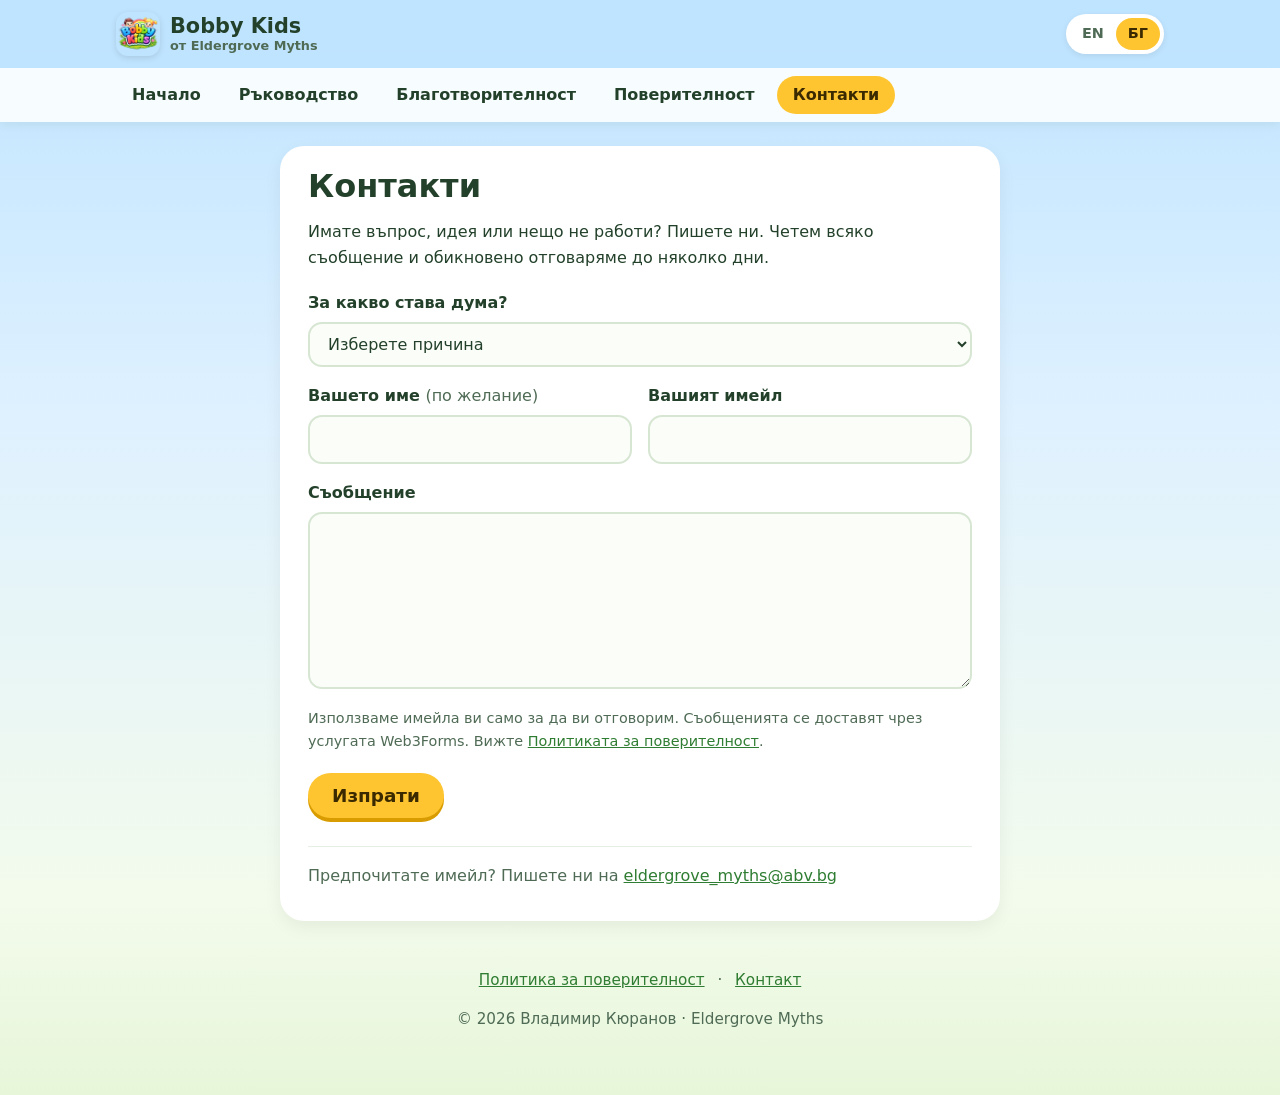
<file: bg/contact.html>
<!doctype html>
<html lang="bg">
<head>
<meta charset="utf-8">
<meta name="viewport" content="width=device-width, initial-scale=1">
<title>Bobby Kids – Контакти</title>
<link rel="alternate" hreflang="en" href="https://bobbykids.eldergrovemyths.com/contact.html">
<link rel="alternate" hreflang="bg" href="https://bobbykids.eldergrovemyths.com/bg/contact.html">
<link rel="icon" type="image/png" href="../images/favicon-32.png">
<link rel="stylesheet" href="../style.css">
</head>
<body>

<header class="site-header">
  <div class="wrap bar">
    <a class="brand" href="./"><img src="../images/icon-96.png" alt="" width="44" height="44"><span><b>Bobby Kids</b><small>от Eldergrove Myths</small></span></a>
    <nav class="lang" aria-label="Език"><a href="../contact.html" lang="en" hreflang="en">EN</a><span aria-current="true">БГ</span></nav>
  </div>
</header>
<nav class="site-nav" aria-label="Основно меню">
  <ul class="wrap">
    <li><a href="./">Начало</a></li>
    <li><a href="guide.html">Ръководство</a></li>
    <li><a href="charity.html">Благотворителност</a></li>
    <li><a href="privacy.html">Поверителност</a></li>
    <li><a href="contact.html" aria-current="page">Контакти</a></li>
  </ul>
</nav>

<main class="wrap">
<article class="doc contact">
<h1>Контакти</h1>
<p>Имате въпрос, идея или нещо не работи? Пишете ни. Четем всяко съобщение и обикновено отговаряме до няколко дни.</p>

<form id="contact-form" action="https://api.web3forms.com/submit" method="POST"
      data-lang="BG"
      data-sending="Изпращане…"
      data-ok="Благодарим! Съобщението ви е изпратено. Ще ви отговорим на посочения имейл."
      data-fail="За съжаление съобщението не беше изпратено. Опитайте отново или ни пишете на eldergrove_myths@abv.bg.">
  <input type="hidden" name="access_key" value="ce166262-7ced-419b-a8c1-59fb0f6fc4a2">
  <input type="hidden" name="subject" value="Bobby Kids website message">
  <input type="hidden" name="from_name" value="Bobby Kids website">
  <input type="checkbox" name="botcheck" class="botcheck" tabindex="-1" autocomplete="off" aria-hidden="true">

  <label for="cf-reason">За какво става дума?</label>
  <select id="cf-reason" name="reason" required>
    <option value="" selected disabled>Изберете причина</option>
    <option value="Feedback">Отзив</option>
    <option value="Bug report">Проблем: нещо не работи</option>
    <option value="Suggestion">Предложение или идея</option>
    <option value="Question">Въпрос</option>
    <option value="Purchase or restore">Проблем с покупка или възстановяване</option>
    <option value="Other">Друго</option>
  </select>

  <fieldset class="bug-fields" hidden disabled>
    <legend>За вашето устройство</legend>
    <label for="cf-platform">Вид устройство</label>
    <select id="cf-platform" name="platform" required>
      <option value="" selected disabled>Изберете</option>
      <option value="Android phone">Телефон с Android</option>
      <option value="Android tablet">Таблет с Android</option>
      <option value="iPhone">iPhone</option>
      <option value="iPad">iPad</option>
    </select>
    <label for="cf-device">Модел <span class="opt">(по желание)</span></label>
    <input id="cf-device" name="device" type="text" placeholder="Например Samsung Galaxy A52">
    <label for="cf-version">Версия на приложението <span class="opt">(по желание)</span></label>
    <input id="cf-version" name="app_version" type="text" placeholder="Например 1.0.2">
    <p class="hint">В по-новите версии на приложението тя се вижда най-долу в Настройки. Можете да я намерите и на страницата на Bobby Kids в Google Play („Информация за приложението“) или в App Store („История на версиите“).</p>
  </fieldset>

  <div class="row">
    <div>
      <label for="cf-name">Вашето име <span class="opt">(по желание)</span></label>
      <input id="cf-name" name="name" type="text" autocomplete="name">
    </div>
    <div>
      <label for="cf-email">Вашият имейл</label>
      <input id="cf-email" name="email" type="email" autocomplete="email" required>
    </div>
  </div>

  <label for="cf-message">Съобщение</label>
  <textarea id="cf-message" name="message" rows="6" required></textarea>

  <p class="hint">Използваме имейла ви само за да ви отговорим. Съобщенията се доставят чрез услугата Web3Forms. Вижте <a href="privacy.html#contact-form">Политиката за поверителност</a>.</p>

  <button type="submit" class="cta">Изпрати</button>
  <p class="form-status" role="status" aria-live="polite"></p>
</form>

<p class="alt-contact">Предпочитате имейл? Пишете ни на <a href="mailto:eldergrove_myths@abv.bg">eldergrove_myths@abv.bg</a></p>
</article>
</main>

<footer>
  <div class="wrap">
    <p><a href="privacy.html">Политика за поверителност</a> · <a href="contact.html">Контакт</a></p>
    <p>© 2026 Владимир Кюранов · Eldergrove Myths</p>
  </div>
</footer>

<script src="../contact.js"></script>

</body>
</html>
</file>
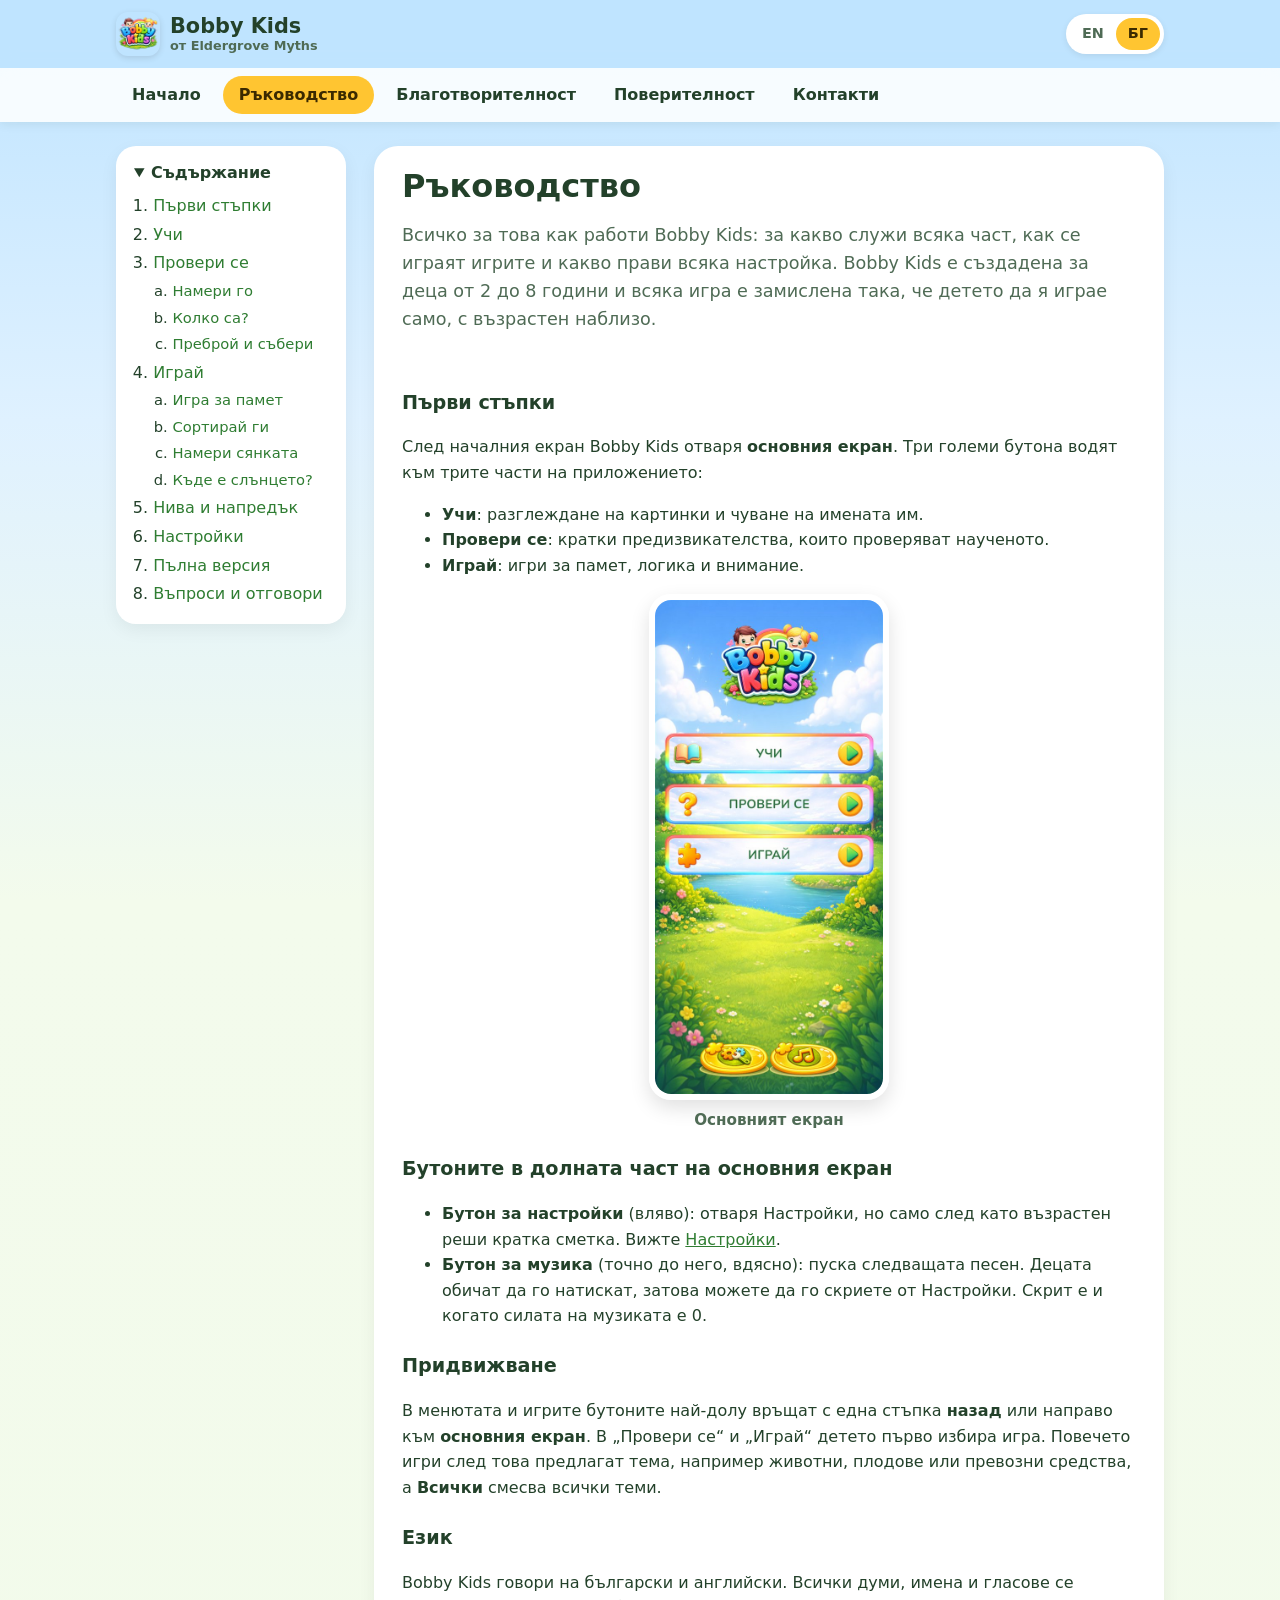
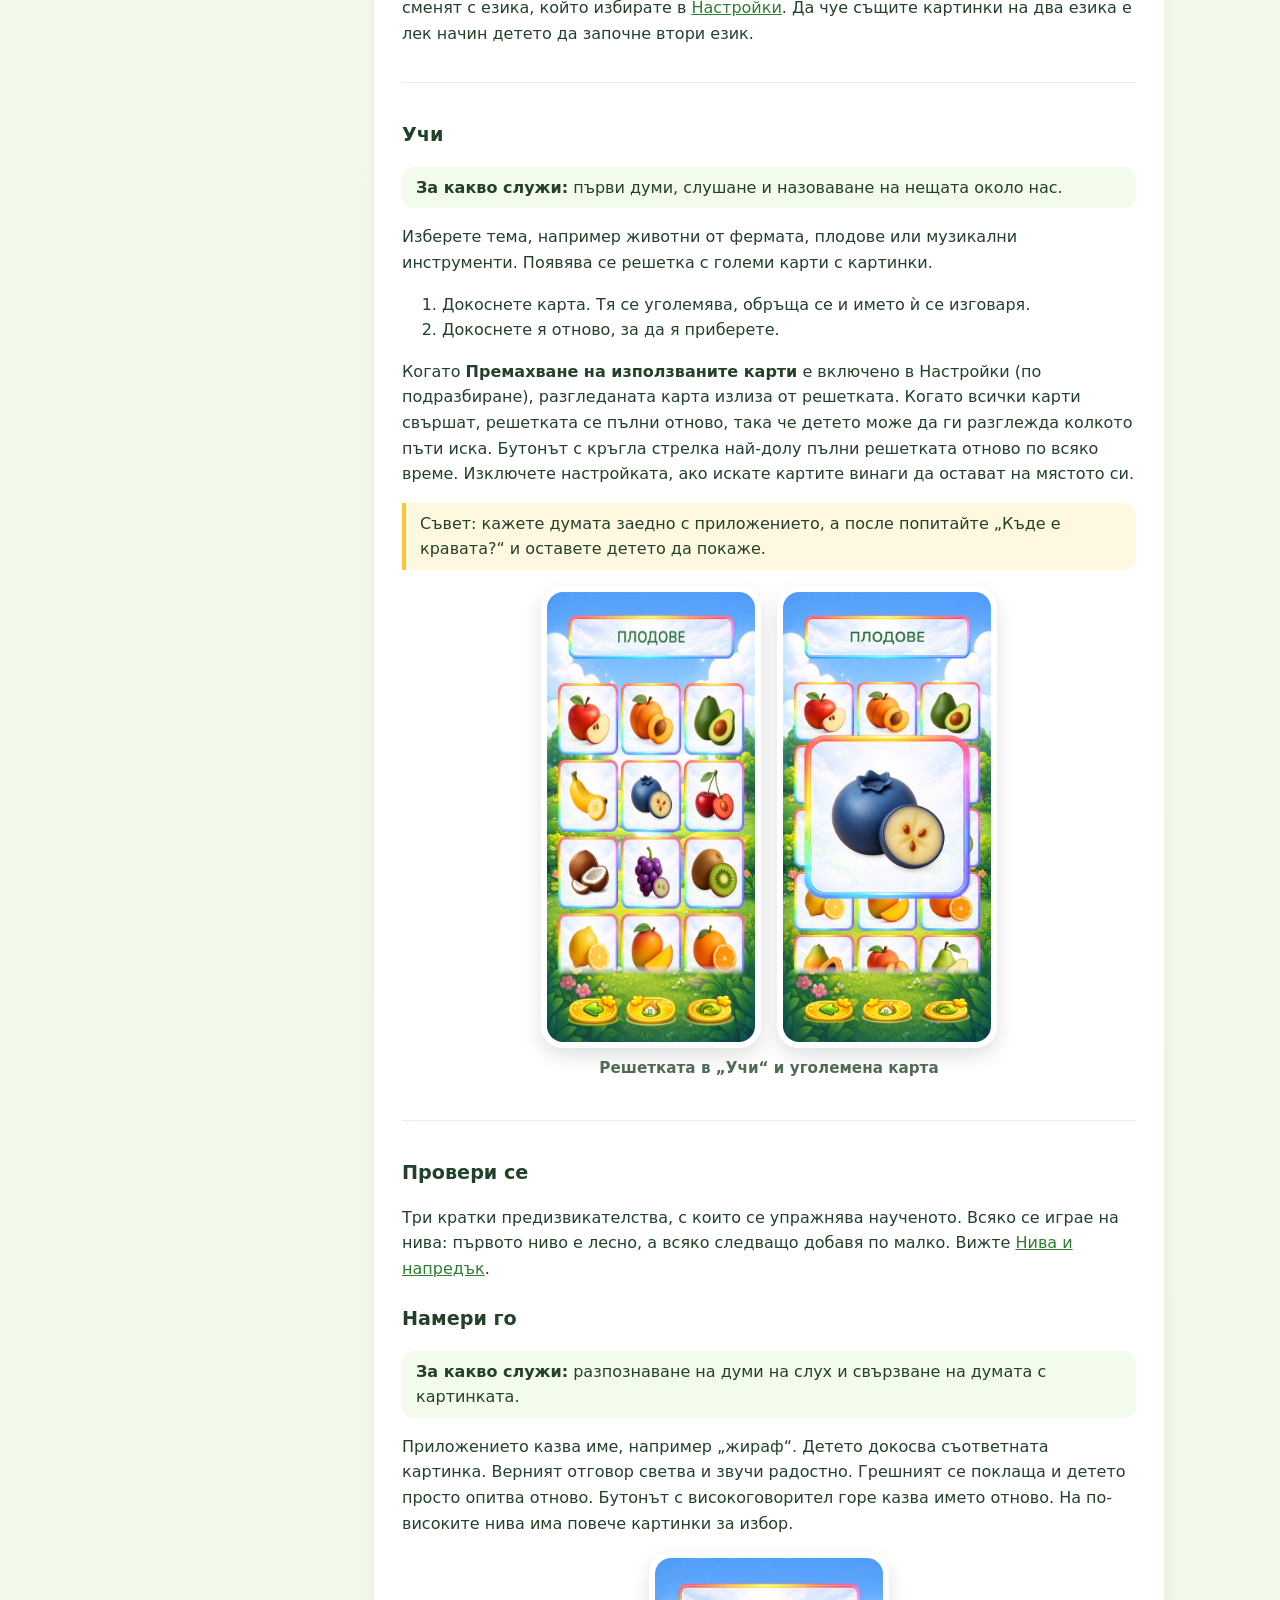
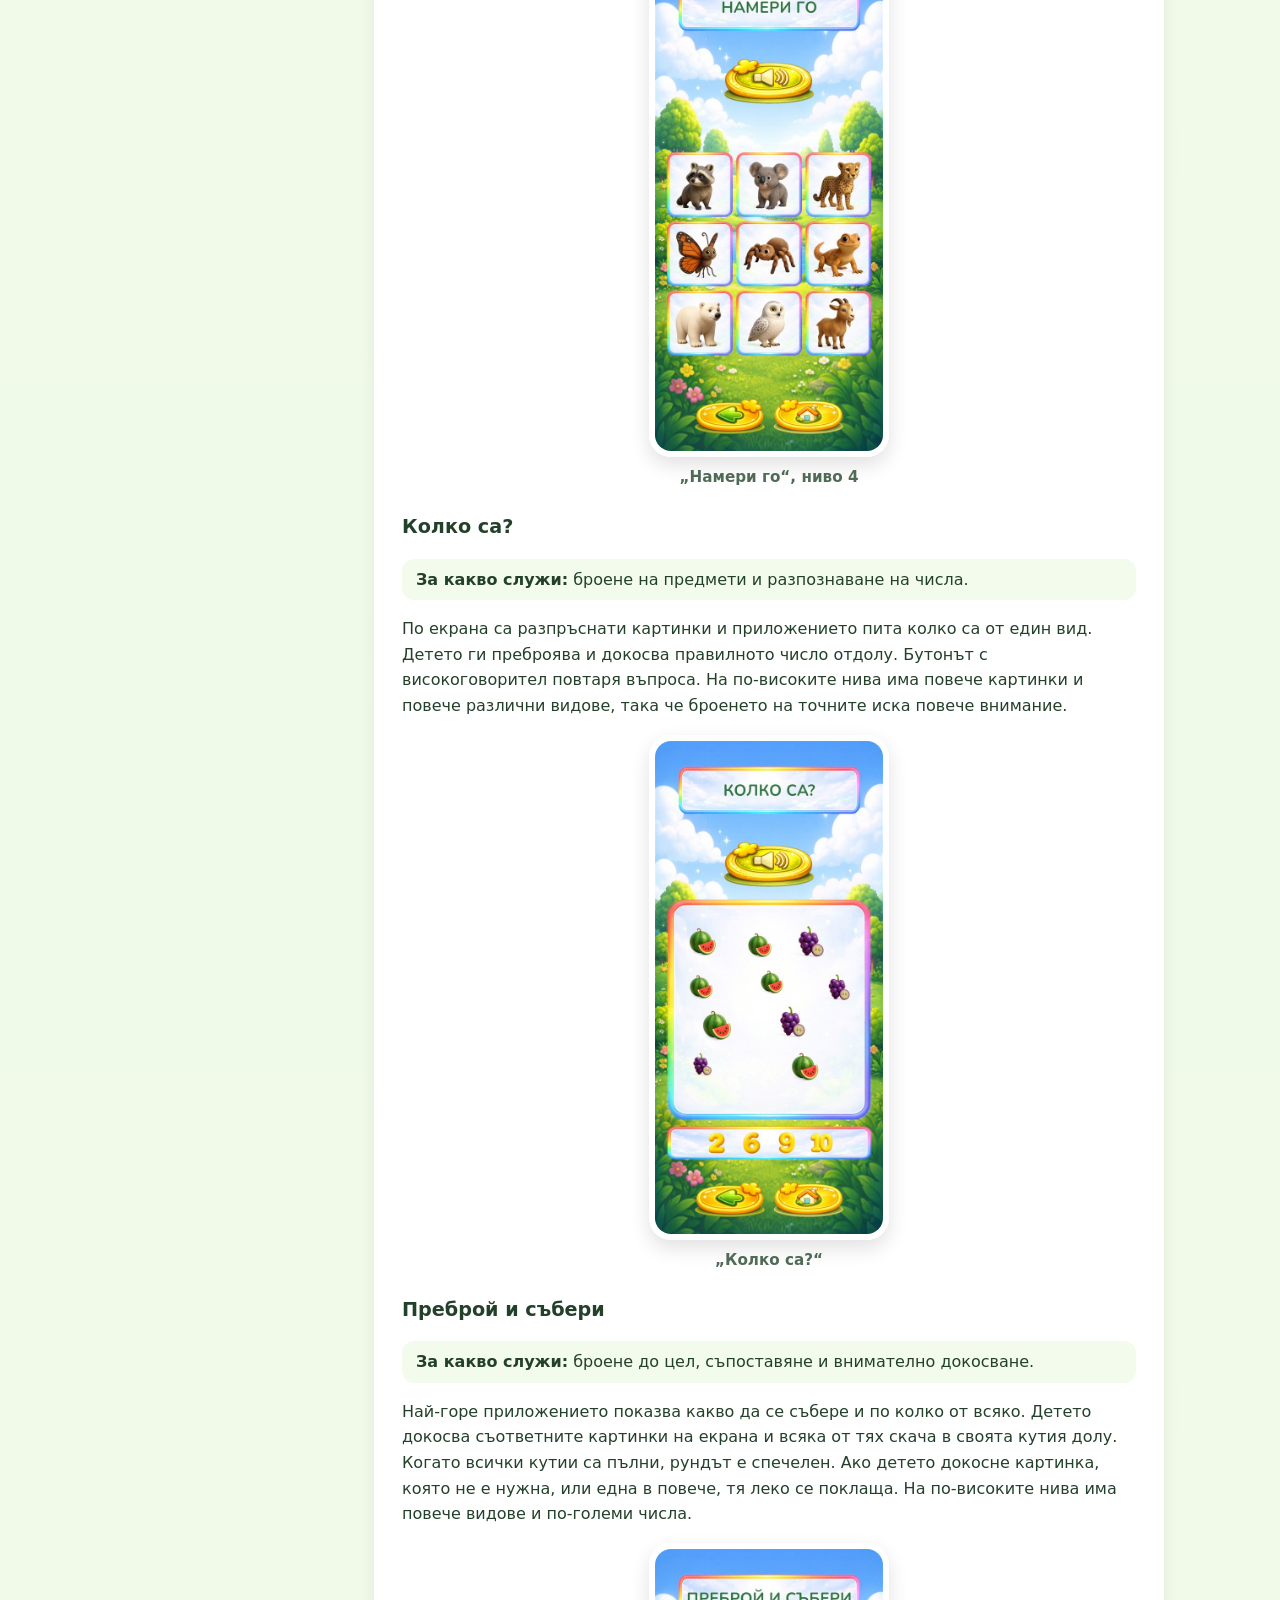
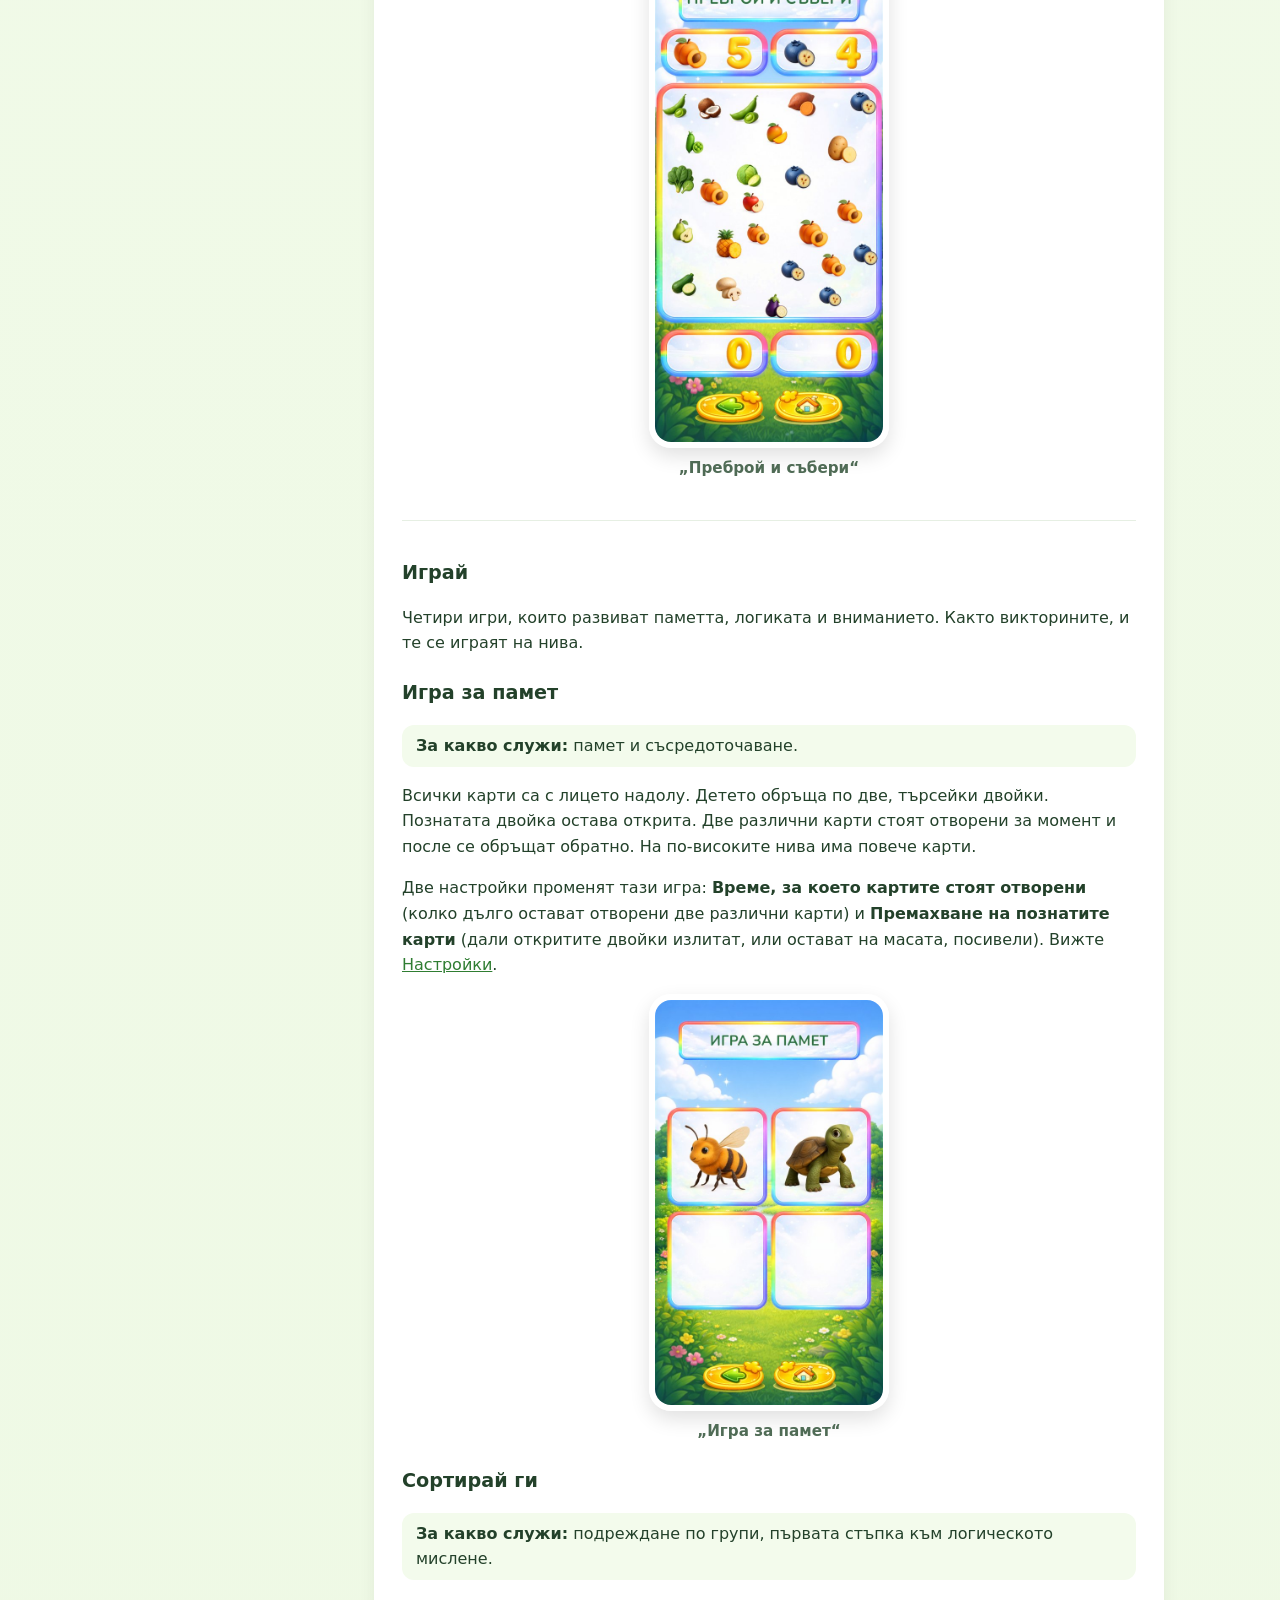
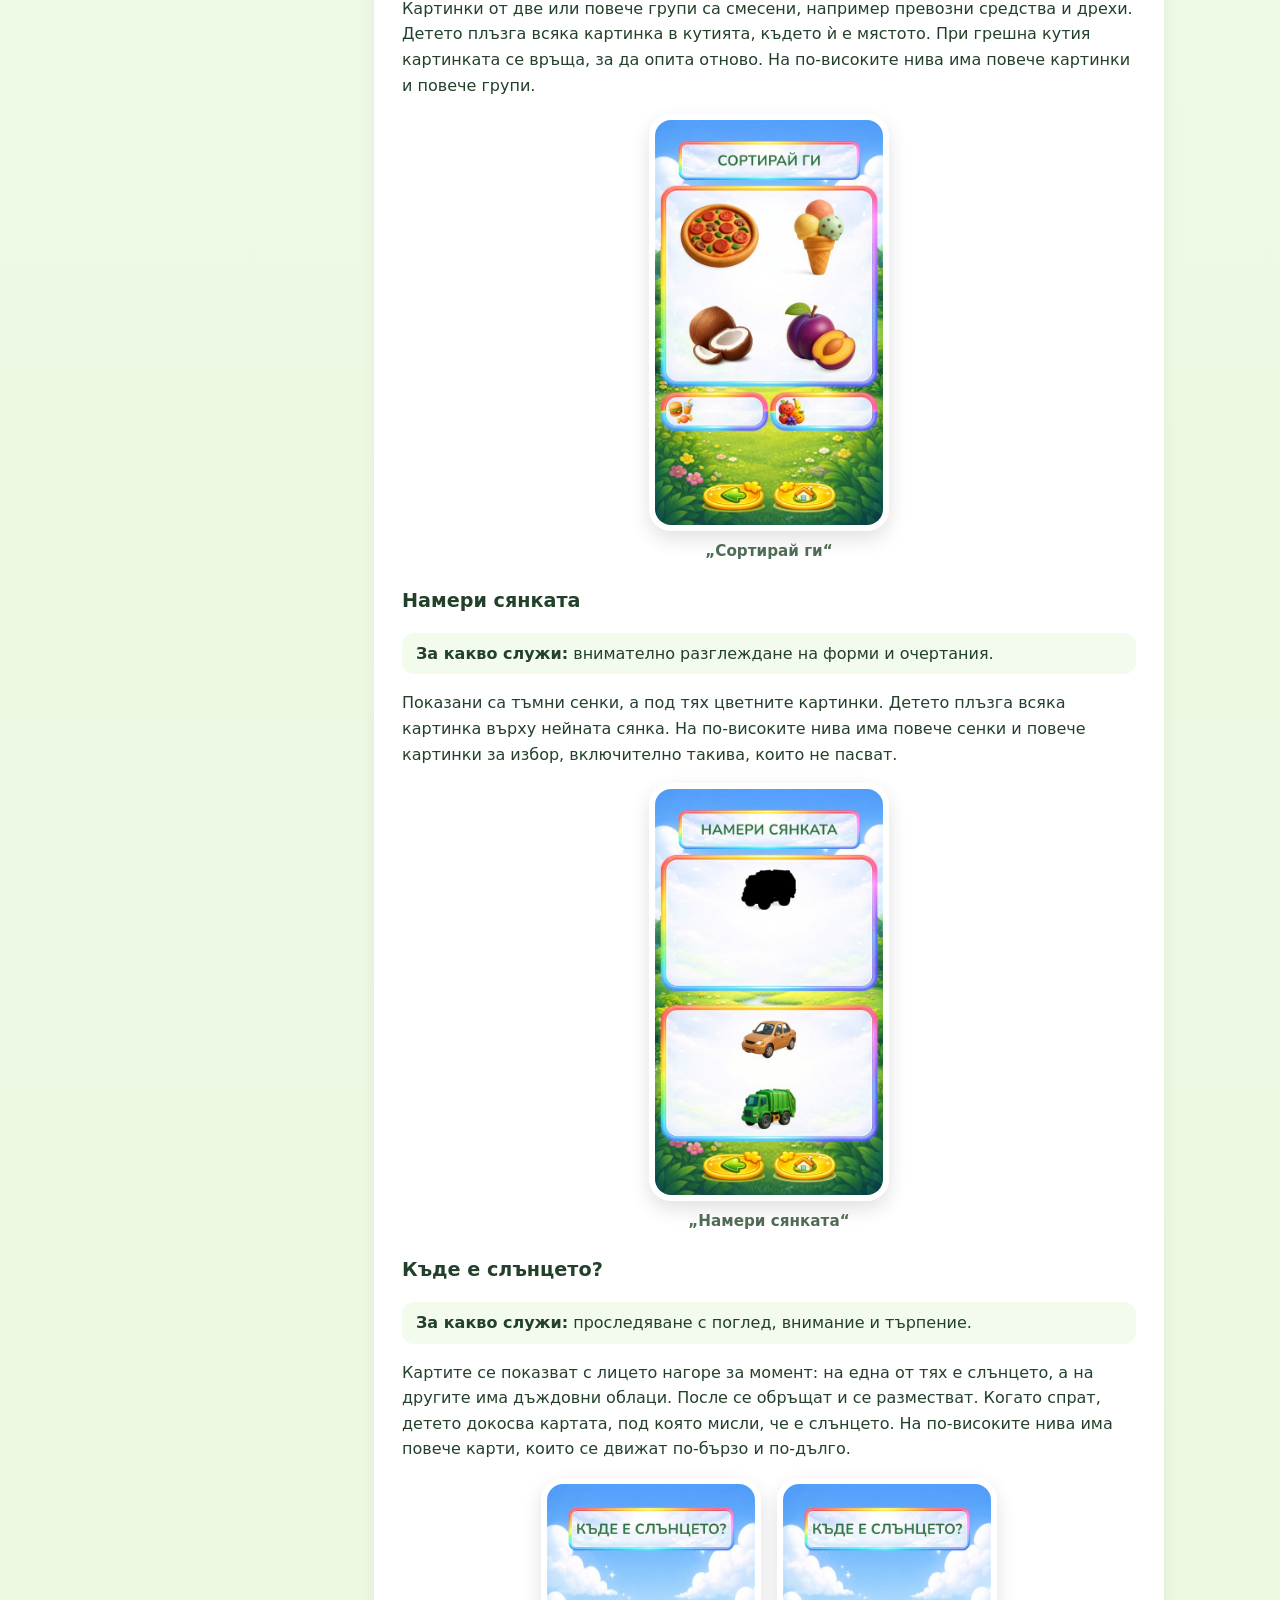
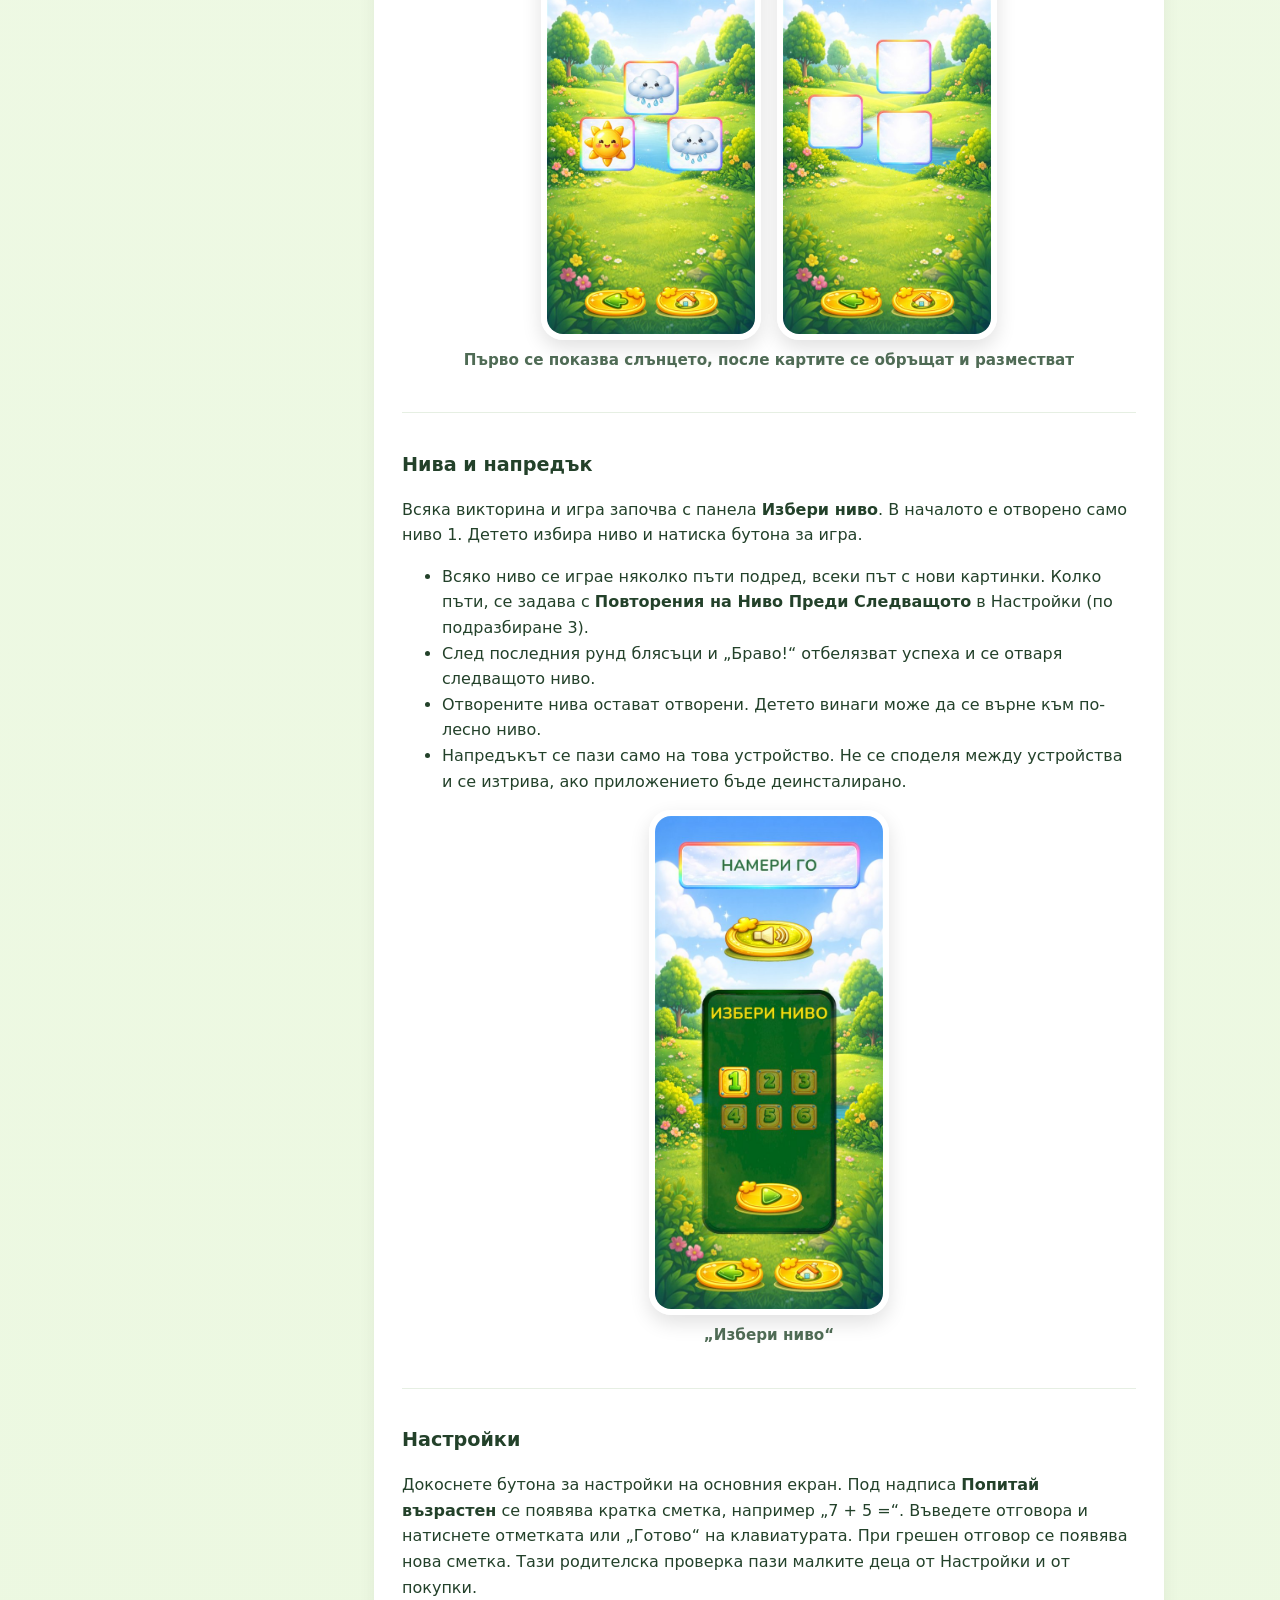
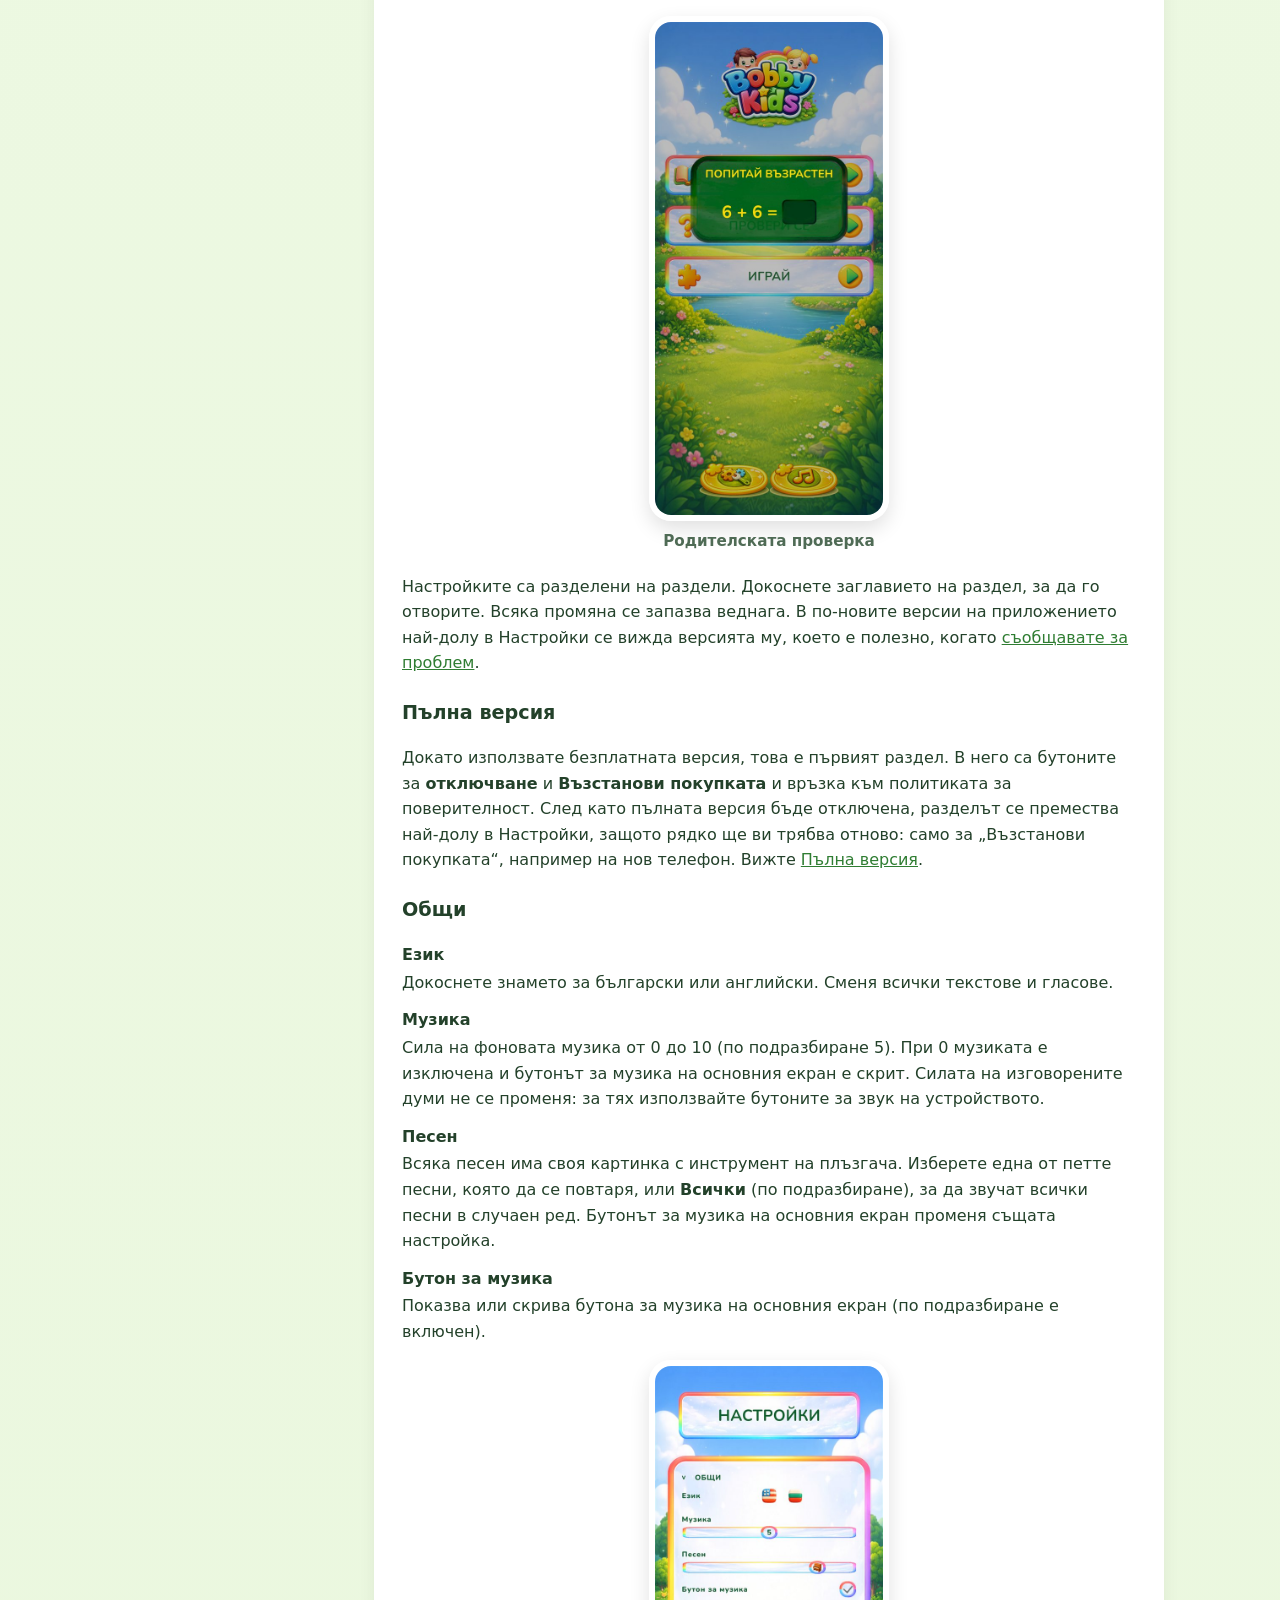
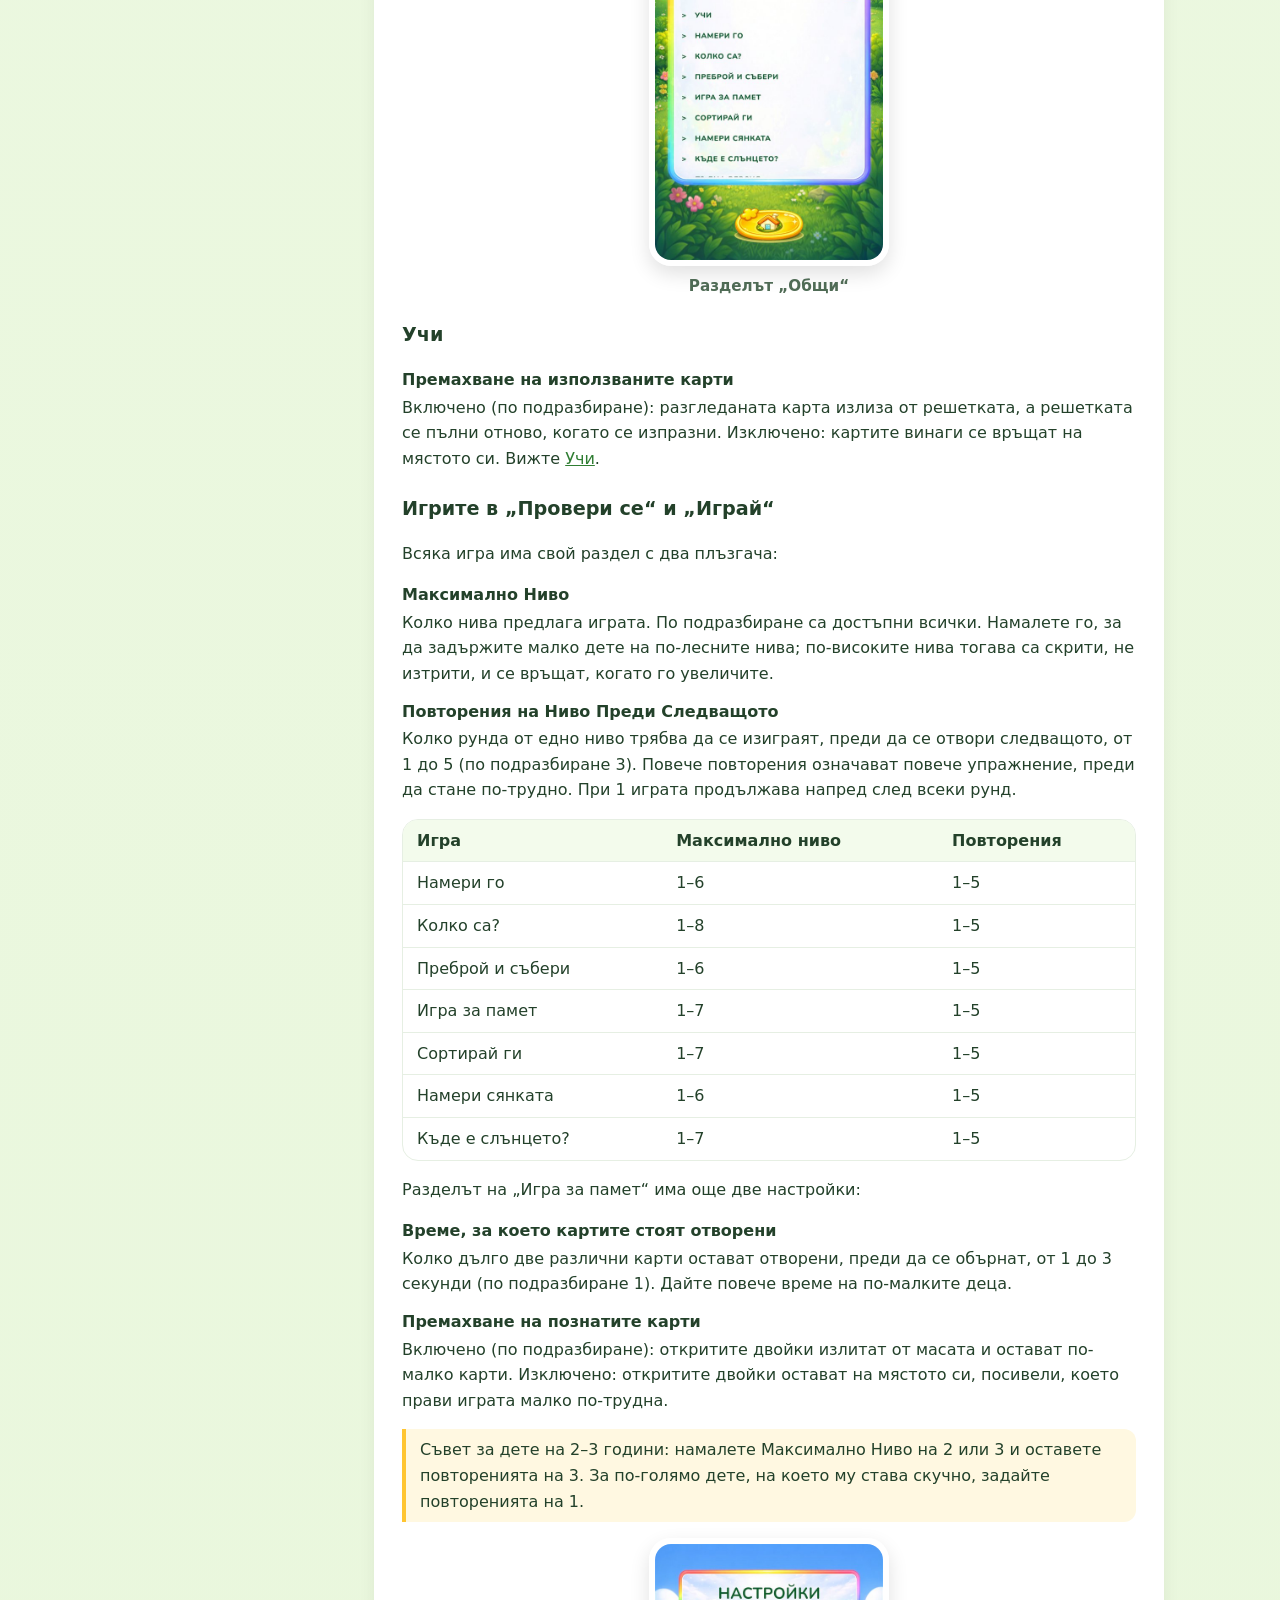
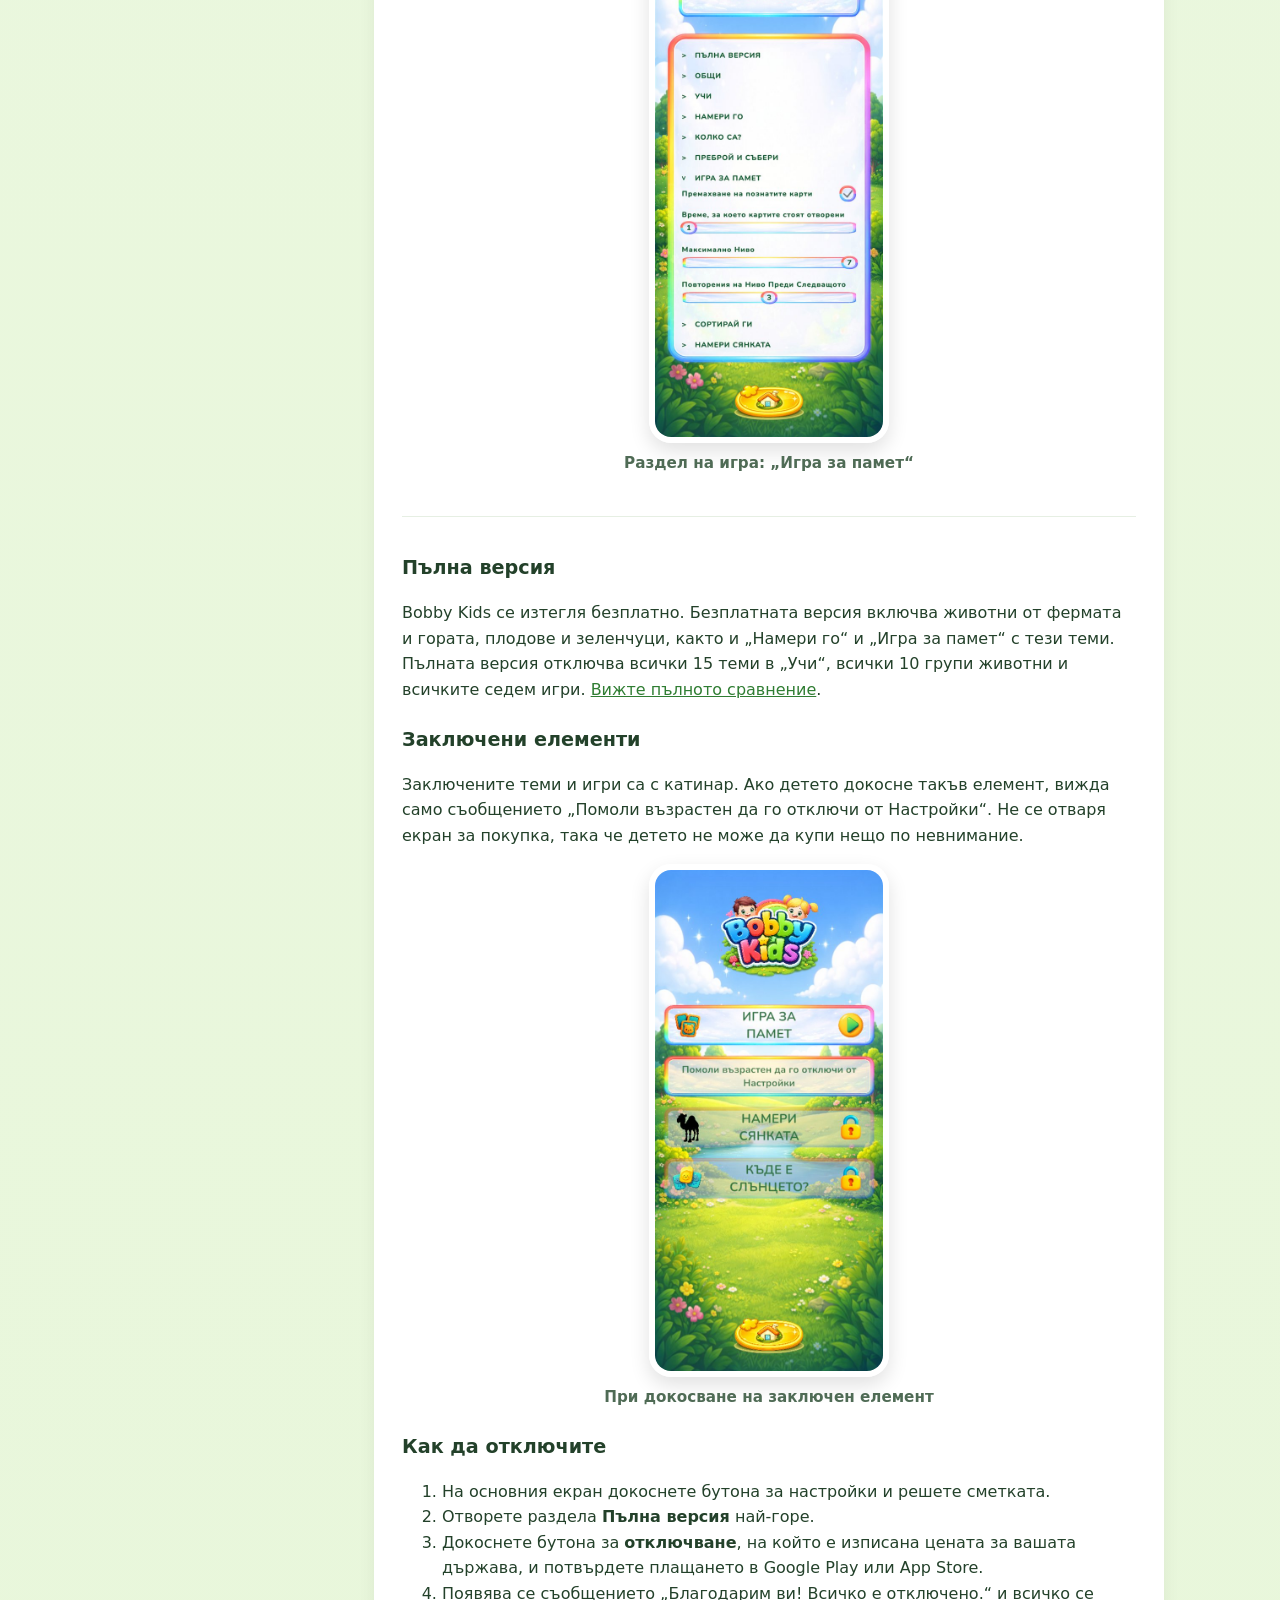
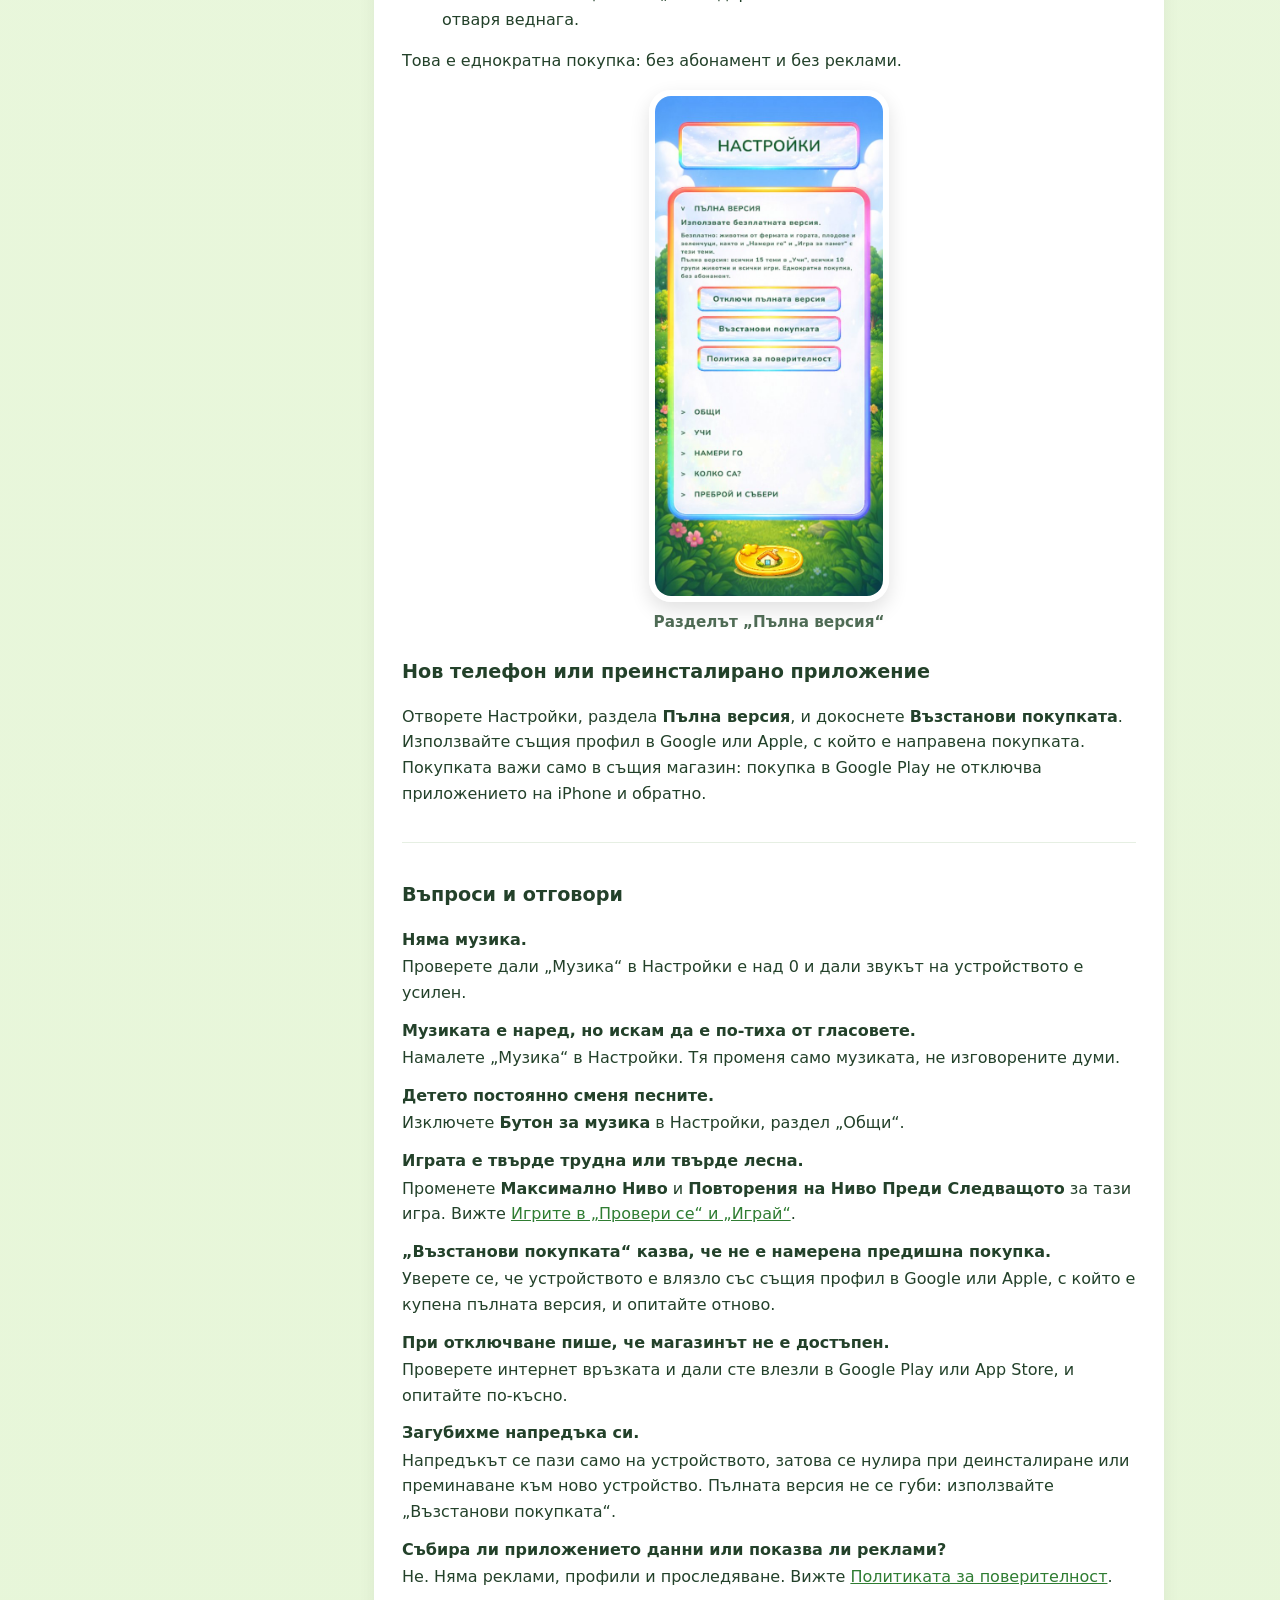
<file: bg/guide.html>
<!doctype html>
<html lang="bg">
<head>
<meta charset="utf-8">
<meta name="viewport" content="width=device-width, initial-scale=1">
<title>Bobby Kids – Ръководство</title>
<link rel="alternate" hreflang="en" href="https://bobbykids.eldergrovemyths.com/guide.html">
<link rel="alternate" hreflang="bg" href="https://bobbykids.eldergrovemyths.com/bg/guide.html">
<link rel="icon" type="image/png" href="../images/favicon-32.png">
<link rel="stylesheet" href="../style.css">
</head>
<body>

<header class="site-header">
  <div class="wrap bar">
    <a class="brand" href="./"><img src="../images/icon-96.png" alt="" width="44" height="44"><span><b>Bobby Kids</b><small>от Eldergrove Myths</small></span></a>
    <nav class="lang" aria-label="Език"><a href="../guide.html" lang="en" hreflang="en">EN</a><span aria-current="true">БГ</span></nav>
  </div>
</header>
<nav class="site-nav" aria-label="Основно меню">
  <ul class="wrap">
    <li><a href="./">Начало</a></li>
    <li><a href="guide.html" aria-current="page">Ръководство</a></li>
    <li><a href="charity.html">Благотворителност</a></li>
    <li><a href="privacy.html">Поверителност</a></li>
    <li><a href="contact.html">Контакти</a></li>
  </ul>
</nav>

<main class="wrap guide">
<aside class="toc-wrap">
  <details class="toc" open>
    <summary>Съдържание</summary>
    <ol>
      <li><a href="#start">Първи стъпки</a></li>
      <li><a href="#learn">Учи</a></li>
      <li><a href="#quiz">Провери се</a>
        <ol>
          <li><a href="#find-it">Намери го</a></li>
          <li><a href="#how-many">Колко са?</a></li>
          <li><a href="#count-collect">Преброй и събери</a></li>
        </ol>
      </li>
      <li><a href="#play">Играй</a>
        <ol>
          <li><a href="#memory">Игра за памет</a></li>
          <li><a href="#sort">Сортирай ги</a></li>
          <li><a href="#shadow">Намери сянката</a></li>
          <li><a href="#sun">Къде е слънцето?</a></li>
        </ol>
      </li>
      <li><a href="#levels">Нива и напредък</a></li>
      <li><a href="#settings">Настройки</a></li>
      <li><a href="#full-version">Пълна версия</a></li>
      <li><a href="#faq">Въпроси и отговори</a></li>
    </ol>
  </details>
</aside>

<article class="doc guide-body">
<h1>Ръководство</h1>
<p class="intro">Всичко за това как работи Bobby Kids: за какво служи всяка част, как се играят игрите и какво прави всяка настройка. Bobby Kids е създадена за деца от 2 до 8 години и всяка игра е замислена така, че детето да я играе само, с възрастен наблизо.</p>

<!-- ============ ПЪРВИ СТЪПКИ ============ -->
<section id="start">
<h2>Първи стъпки</h2>
<p>След началния екран Bobby Kids отваря <b>основния екран</b>. Три големи бутона водят към трите части на приложението:</p>
<ul>
  <li><b>Учи</b>: разглеждане на картинки и чуване на имената им.</li>
  <li><b>Провери се</b>: кратки предизвикателства, които проверяват наученото.</li>
  <li><b>Играй</b>: игри за памет, логика и внимание.</li>
</ul>
<figure class="guide-shot"><div><img src="../images/bg/guide/home.jpg" alt="Основният екран с Учи, Провери се и Играй и бутоните за настройки и музика отдолу" loading="lazy" width="540" height="1168"></div><figcaption>Основният екран</figcaption></figure>

<h3>Бутоните в долната част на основния екран</h3>
<ul>
  <li><b>Бутон за настройки</b> (вляво): отваря Настройки, но само след като възрастен реши кратка сметка. Вижте <a href="#settings">Настройки</a>.</li>
  <li><b>Бутон за музика</b> (точно до него, вдясно): пуска следващата песен. Децата обичат да го натискат, затова можете да го скриете от Настройки. Скрит е и когато силата на музиката е 0.</li>
</ul>

<h3>Придвижване</h3>
<p>В менютата и игрите бутоните най-долу връщат с една стъпка <b>назад</b> или направо към <b>основния екран</b>. В „Провери се“ и „Играй“ детето първо избира игра. Повечето игри след това предлагат тема, например животни, плодове или превозни средства, а <b>Всички</b> смесва всички теми.</p>

<h3>Език</h3>
<p>Bobby Kids говори на български и английски. Всички думи, имена и гласове се сменят с езика, който избирате в <a href="#settings-general">Настройки</a>. Да чуе същите картинки на два езика е лек начин детето да започне втори език.</p>
</section>

<!-- ============ УЧИ ============ -->
<section id="learn">
<h2>Учи</h2>
<p class="purpose"><b>За какво служи:</b> първи думи, слушане и назоваване на нещата около нас.</p>
<p>Изберете тема, например животни от фермата, плодове или музикални инструменти. Появява се решетка с големи карти с картинки.</p>
<ol>
  <li>Докоснете карта. Тя се уголемява, обръща се и името ѝ се изговаря.</li>
  <li>Докоснете я отново, за да я приберете.</li>
</ol>
<p>Когато <b>Премахване на използваните карти</b> е включено в Настройки (по подразбиране), разгледаната карта излиза от решетката. Когато всички карти свършат, решетката се пълни отново, така че детето може да ги разглежда колкото пъти иска. Бутонът с кръгла стрелка най-долу пълни решетката отново по всяко време. Изключете настройката, ако искате картите винаги да остават на мястото си.</p>
<p class="tip">Съвет: кажете думата заедно с приложението, а после попитайте „Къде е кравата?“ и оставете детето да покаже.</p>
<figure class="guide-shot two"><div><img src="../images/bg/learn.jpg" alt="Решетка с карти с плодове в „Учи“" loading="lazy" width="540" height="1168"><img src="../images/bg/guide/learn-card.jpg" alt="Уголемена карта с боровинка над решетката" loading="lazy" width="540" height="1168"></div><figcaption>Решетката в „Учи“ и уголемена карта</figcaption></figure>
</section>

<!-- ============ ПРОВЕРИ СЕ ============ -->
<section id="quiz">
<h2>Провери се</h2>
<p>Три кратки предизвикателства, с които се упражнява наученото. Всяко се играе на нива: първото ниво е лесно, а всяко следващо добавя по малко. Вижте <a href="#levels">Нива и напредък</a>.</p>

<h3 id="find-it">Намери го</h3>
<p class="purpose"><b>За какво служи:</b> разпознаване на думи на слух и свързване на думата с картинката.</p>
<p>Приложението казва име, например „жираф“. Детето докосва съответната картинка. Верният отговор светва и звучи радостно. Грешният се поклаща и детето просто опитва отново. Бутонът с високоговорител горе казва името отново. На по-високите нива има повече картинки за избор.</p>
<figure class="guide-shot"><div><img src="../images/bg/guide/find.jpg" alt="„Намери го“ с девет карти с животни и бутона с високоговорител" loading="lazy" width="540" height="1168"></div><figcaption>„Намери го“, ниво 4</figcaption></figure>

<h3 id="how-many">Колко са?</h3>
<p class="purpose"><b>За какво служи:</b> броене на предмети и разпознаване на числа.</p>
<p>По екрана са разпръснати картинки и приложението пита колко са от един вид. Детето ги преброява и докосва правилното число отдолу. Бутонът с високоговорител повтаря въпроса. На по-високите нива има повече картинки и повече различни видове, така че броенето на точните иска повече внимание.</p>
<figure class="guide-shot"><div><img src="../images/bg/guide/howmany.jpg" alt="„Колко са?“ с плодове и числа за отговор" loading="lazy" width="540" height="1168"></div><figcaption>„Колко са?“</figcaption></figure>

<h3 id="count-collect">Преброй и събери</h3>
<p class="purpose"><b>За какво служи:</b> броене до цел, съпоставяне и внимателно докосване.</p>
<p>Най-горе приложението показва какво да се събере и по колко от всяко. Детето докосва съответните картинки на екрана и всяка от тях скача в своята кутия долу. Когато всички кутии са пълни, рундът е спечелен. Ако детето докосне картинка, която не е нужна, или една в повече, тя леко се поклаща. На по-високите нива има повече видове и по-големи числа.</p>
<figure class="guide-shot"><div><img src="../images/bg/guide/collect.jpg" alt="„Преброй и събери“ с целите горе и празните кутии долу" loading="lazy" width="540" height="1168"></div><figcaption>„Преброй и събери“</figcaption></figure>
</section>

<!-- ============ ИГРАЙ ============ -->
<section id="play">
<h2>Играй</h2>
<p>Четири игри, които развиват паметта, логиката и вниманието. Както викторините, и те се играят на нива.</p>

<h3 id="memory">Игра за памет</h3>
<p class="purpose"><b>За какво служи:</b> памет и съсредоточаване.</p>
<p>Всички карти са с лицето надолу. Детето обръща по две, търсейки двойки. Познатата двойка остава открита. Две различни карти стоят отворени за момент и после се обръщат обратно. На по-високите нива има повече карти.</p>
<p>Две настройки променят тази игра: <b>Време, за което картите стоят отворени</b> (колко дълго остават отворени две различни карти) и <b>Премахване на познатите карти</b> (дали откритите двойки излитат, или остават на масата, посивели). Вижте <a href="#settings-games">Настройки</a>.</p>
<figure class="guide-shot"><div><img src="../images/bg/memory.jpg" alt="„Игра за памет“ с карти с животни" loading="lazy" width="540" height="1168"></div><figcaption>„Игра за памет“</figcaption></figure>

<h3 id="sort">Сортирай ги</h3>
<p class="purpose"><b>За какво служи:</b> подреждане по групи, първата стъпка към логическото мислене.</p>
<p>Картинки от две или повече групи са смесени, например превозни средства и дрехи. Детето плъзга всяка картинка в кутията, където ѝ е мястото. При грешна кутия картинката се връща, за да опита отново. На по-високите нива има повече картинки и повече групи.</p>
<figure class="guide-shot"><div><img src="../images/bg/sorting.jpg" alt="„Сортирай ги“ с две кутии" loading="lazy" width="540" height="1168"></div><figcaption>„Сортирай ги“</figcaption></figure>

<h3 id="shadow">Намери сянката</h3>
<p class="purpose"><b>За какво служи:</b> внимателно разглеждане на форми и очертания.</p>
<p>Показани са тъмни сенки, а под тях цветните картинки. Детето плъзга всяка картинка върху нейната сянка. На по-високите нива има повече сенки и повече картинки за избор, включително такива, които не пасват.</p>
<figure class="guide-shot"><div><img src="../images/bg/shadow.jpg" alt="„Намери сянката“ с превозни средства" loading="lazy" width="540" height="1168"></div><figcaption>„Намери сянката“</figcaption></figure>

<h3 id="sun">Къде е слънцето?</h3>
<p class="purpose"><b>За какво служи:</b> проследяване с поглед, внимание и търпение.</p>
<p>Картите се показват с лицето нагоре за момент: на една от тях е слънцето, а на другите има дъждовни облаци. После се обръщат и се разместват. Когато спрат, детето докосва картата, под която мисли, че е слънцето. На по-високите нива има повече карти, които се движат по-бързо и по-дълго.</p>
<figure class="guide-shot two"><div><img src="../images/bg/guide/sun-front.jpg" alt="Три карти с лицето нагоре: слънце и два дъждовни облака" loading="lazy" width="540" height="1168"><img src="../images/bg/guide/sun.jpg" alt="Същите карти обърнати и в движение" loading="lazy" width="540" height="1168"></div><figcaption>Първо се показва слънцето, после картите се обръщат и разместват</figcaption></figure>
</section>

<!-- ============ НИВА ============ -->
<section id="levels">
<h2>Нива и напредък</h2>
<p>Всяка викторина и игра започва с панела <b>Избери ниво</b>. В началото е отворено само ниво 1. Детето избира ниво и натиска бутона за игра.</p>
<ul>
  <li>Всяко ниво се играе няколко пъти подред, всеки път с нови картинки. Колко пъти, се задава с <b>Повторения на Ниво Преди Следващото</b> в Настройки (по подразбиране 3).</li>
  <li>След последния рунд блясъци и „Браво!“ отбелязват успеха и се отваря следващото ниво.</li>
  <li>Отворените нива остават отворени. Детето винаги може да се върне към по-лесно ниво.</li>
  <li>Напредъкът се пази само на това устройство. Не се споделя между устройства и се изтрива, ако приложението бъде деинсталирано.</li>
</ul>
<figure class="guide-shot"><div><img src="../images/bg/guide/levels.jpg" alt="Панел „Избери ниво“ с отворено ниво 1 и заключени нива от 2 до 6" loading="lazy" width="540" height="1168"></div><figcaption>„Избери ниво“</figcaption></figure>
</section>

<!-- ============ НАСТРОЙКИ ============ -->
<section id="settings">
<h2>Настройки</h2>
<p>Докоснете бутона за настройки на основния екран. Под надписа <b>Попитай възрастен</b> се появява кратка сметка, например „7 + 5 =“. Въведете отговора и натиснете отметката или „Готово“ на клавиатурата. При грешен отговор се появява нова сметка. Тази родителска проверка пази малките деца от Настройки и от покупки.</p>
<figure class="guide-shot"><div><img src="../images/bg/guide/parent-gate.jpg" alt="Панел „Попитай възрастен“ със сметката 6 + 6" loading="lazy" width="540" height="1168"></div><figcaption>Родителската проверка</figcaption></figure>
<p>Настройките са разделени на раздели. Докоснете заглавието на раздел, за да го отворите. Всяка промяна се запазва веднага. В по-новите версии на приложението най-долу в Настройки се вижда версията му, което е полезно, когато <a href="contact.html">съобщавате за проблем</a>.</p>

<h3 id="settings-full">Пълна версия</h3>
<p>Докато използвате безплатната версия, това е първият раздел. В него са бутоните за <b>отключване</b> и <b>Възстанови покупката</b> и връзка към политиката за поверителност. След като пълната версия бъде отключена, разделът се премества най-долу в Настройки, защото рядко ще ви трябва отново: само за „Възстанови покупката“, например на нов телефон. Вижте <a href="#full-version">Пълна версия</a>.</p>

<h3 id="settings-general">Общи</h3>
<dl class="settings-list">
  <dt>Език</dt>
  <dd>Докоснете знамето за български или английски. Сменя всички текстове и гласове.</dd>
  <dt>Музика</dt>
  <dd>Сила на фоновата музика от 0 до 10 (по подразбиране 5). При 0 музиката е изключена и бутонът за музика на основния екран е скрит. Силата на изговорените думи не се променя: за тях използвайте бутоните за звук на устройството.</dd>
  <dt>Песен</dt>
  <dd>Всяка песен има своя картинка с инструмент на плъзгача. Изберете една от петте песни, която да се повтаря, или <b>Всички</b> (по подразбиране), за да звучат всички песни в случаен ред. Бутонът за музика на основния екран променя същата настройка.</dd>
  <dt>Бутон за музика</dt>
  <dd>Показва или скрива бутона за музика на основния екран (по подразбиране е включен).</dd>
</dl>
<figure class="guide-shot"><div><img src="../images/bg/guide/settings-top.jpg" alt="Настройки с отворен раздел „Общи“" loading="lazy" width="540" height="1168"></div><figcaption>Разделът „Общи“</figcaption></figure>

<h3 id="settings-learn">Учи</h3>
<dl class="settings-list">
  <dt>Премахване на използваните карти</dt>
  <dd>Включено (по подразбиране): разгледаната карта излиза от решетката, а решетката се пълни отново, когато се изпразни. Изключено: картите винаги се връщат на мястото си. Вижте <a href="#learn">Учи</a>.</dd>
</dl>

<h3 id="settings-games">Игрите в „Провери се“ и „Играй“</h3>
<p>Всяка игра има свой раздел с два плъзгача:</p>
<dl class="settings-list">
  <dt>Максимално Ниво</dt>
  <dd>Колко нива предлага играта. По подразбиране са достъпни всички. Намалете го, за да задържите малко дете на по-лесните нива; по-високите нива тогава са скрити, не изтрити, и се връщат, когато го увеличите.</dd>
  <dt>Повторения на Ниво Преди Следващото</dt>
  <dd>Колко рунда от едно ниво трябва да се изиграят, преди да се отвори следващото, от 1 до 5 (по подразбиране 3). Повече повторения означават повече упражнение, преди да стане по-трудно. При 1 играта продължава напред след всеки рунд.</dd>
</dl>
<table class="settings-table">
  <thead><tr><th scope="col">Игра</th><th scope="col">Максимално ниво</th><th scope="col">Повторения</th></tr></thead>
  <tbody>
    <tr><td>Намери го</td><td>1–6</td><td>1–5</td></tr>
    <tr><td>Колко са?</td><td>1–8</td><td>1–5</td></tr>
    <tr><td>Преброй и събери</td><td>1–6</td><td>1–5</td></tr>
    <tr><td>Игра за памет</td><td>1–7</td><td>1–5</td></tr>
    <tr><td>Сортирай ги</td><td>1–7</td><td>1–5</td></tr>
    <tr><td>Намери сянката</td><td>1–6</td><td>1–5</td></tr>
    <tr><td>Къде е слънцето?</td><td>1–7</td><td>1–5</td></tr>
  </tbody>
</table>
<p>Разделът на „Игра за памет“ има още две настройки:</p>
<dl class="settings-list">
  <dt>Време, за което картите стоят отворени</dt>
  <dd>Колко дълго две различни карти остават отворени, преди да се обърнат, от 1 до 3 секунди (по подразбиране 1). Дайте повече време на по-малките деца.</dd>
  <dt>Премахване на познатите карти</dt>
  <dd>Включено (по подразбиране): откритите двойки излитат от масата и остават по-малко карти. Изключено: откритите двойки остават на мястото си, посивели, което прави играта малко по-трудна.</dd>
</dl>
<p class="tip">Съвет за дете на 2–3 години: намалете Максимално Ниво на 2 или 3 и оставете повторенията на 3. За по-голямо дете, на което му става скучно, задайте повторенията на 1.</p>
<figure class="guide-shot"><div><img src="../images/bg/guide/settings-game.jpg" alt="Разделът на „Игра за памет“ с всички негови настройки" loading="lazy" width="540" height="1168"></div><figcaption>Раздел на игра: „Игра за памет“</figcaption></figure>

</section>

<!-- ============ ПЪЛНА ВЕРСИЯ ============ -->
<section id="full-version">
<h2>Пълна версия</h2>
<p>Bobby Kids се изтегля безплатно. Безплатната версия включва животни от фермата и гората, плодове и зеленчуци, както и „Намери го“ и „Игра за памет“ с тези теми. Пълната версия отключва всички 15 теми в „Учи“, всички 10 групи животни и всичките седем игри. <a href="./#free-vs-full">Вижте пълното сравнение</a>.</p>

<h3>Заключени елементи</h3>
<p>Заключените теми и игри са с катинар. Ако детето докосне такъв елемент, вижда само съобщението „Помоли възрастен да го отключи от Настройки“. Не се отваря екран за покупка, така че детето не може да купи нещо по невнимание.</p>
<figure class="guide-shot"><div><img src="../images/bg/free-hint.jpg" alt="Съобщение върху заключена игра: Помоли възрастен да го отключи от Настройки" loading="lazy" width="540" height="1168"></div><figcaption>При докосване на заключен елемент</figcaption></figure>

<h3>Как да отключите</h3>
<ol>
  <li>На основния екран докоснете бутона за настройки и решете сметката.</li>
  <li>Отворете раздела <b>Пълна версия</b> най-горе.</li>
  <li>Докоснете бутона за <b>отключване</b>, на който е изписана цената за вашата държава, и потвърдете плащането в Google Play или App Store.</li>
  <li>Появява се съобщението „Благодарим ви! Всичко е отключено.“ и всичко се отваря веднага.</li>
</ol>
<p>Това е еднократна покупка: без абонамент и без реклами.</p>
<figure class="guide-shot"><div><img src="../images/bg/free-settings.jpg" alt="Разделът „Пълна версия“ с бутоните за отключване, възстановяване и политика за поверителност" loading="lazy" width="540" height="1168"></div><figcaption>Разделът „Пълна версия“</figcaption></figure>

<h3>Нов телефон или преинсталирано приложение</h3>
<p>Отворете Настройки, раздела <b>Пълна версия</b>, и докоснете <b>Възстанови покупката</b>. Използвайте същия профил в Google или Apple, с който е направена покупката. Покупката важи само в същия магазин: покупка в Google Play не отключва приложението на iPhone и обратно.</p>
</section>

<!-- ============ ВЪПРОСИ ============ -->
<section id="faq">
<h2>Въпроси и отговори</h2>
<dl class="faq">
  <dt>Няма музика.</dt>
  <dd>Проверете дали „Музика“ в Настройки е над 0 и дали звукът на устройството е усилен.</dd>
  <dt>Музиката е наред, но искам да е по-тиха от гласовете.</dt>
  <dd>Намалете „Музика“ в Настройки. Тя променя само музиката, не изговорените думи.</dd>
  <dt>Детето постоянно сменя песните.</dt>
  <dd>Изключете <b>Бутон за музика</b> в Настройки, раздел „Общи“.</dd>
  <dt>Играта е твърде трудна или твърде лесна.</dt>
  <dd>Променете <b>Максимално Ниво</b> и <b>Повторения на Ниво Преди Следващото</b> за тази игра. Вижте <a href="#settings-games">Игрите в „Провери се“ и „Играй“</a>.</dd>
  <dt>„Възстанови покупката“ казва, че не е намерена предишна покупка.</dt>
  <dd>Уверете се, че устройството е влязло със същия профил в Google или Apple, с който е купена пълната версия, и опитайте отново.</dd>
  <dt>При отключване пише, че магазинът не е достъпен.</dt>
  <dd>Проверете интернет връзката и дали сте влезли в Google Play или App Store, и опитайте по-късно.</dd>
  <dt>Загубихме напредъка си.</dt>
  <dd>Напредъкът се пази само на устройството, затова се нулира при деинсталиране или преминаване към ново устройство. Пълната версия не се губи: използвайте „Възстанови покупката“.</dd>
  <dt>Събира ли приложението данни или показва ли реклами?</dt>
  <dd>Не. Няма реклами, профили и проследяване. Вижте <a href="privacy.html">Политиката за поверителност</a>.</dd>
  <dt>Нещо друго?</dt>
  <dd><a href="contact.html">Пишете ни</a>. С радост ще помогнем.</dd>
</dl>
</section>
</article>
</main>

<footer>
  <div class="wrap">
    <p><a href="privacy.html">Политика за поверителност</a> · <a href="contact.html">Контакт</a></p>
    <p>© 2026 Владимир Кюранов · Eldergrove Myths</p>
  </div>
</footer>

<script>
  // Съдържанието е отворено отстрани на широк екран и сгънато най-горе на телефон
  (function () {
    var toc = document.querySelector('.toc');
    if (toc && window.matchMedia('(max-width: 900px)').matches) toc.open = false;
    if (toc) toc.addEventListener('click', function (e) {
      if (e.target.tagName === 'A' && window.matchMedia('(max-width: 900px)').matches) toc.open = false;
    });
  })();
</script>

</body>
</html>
</file>
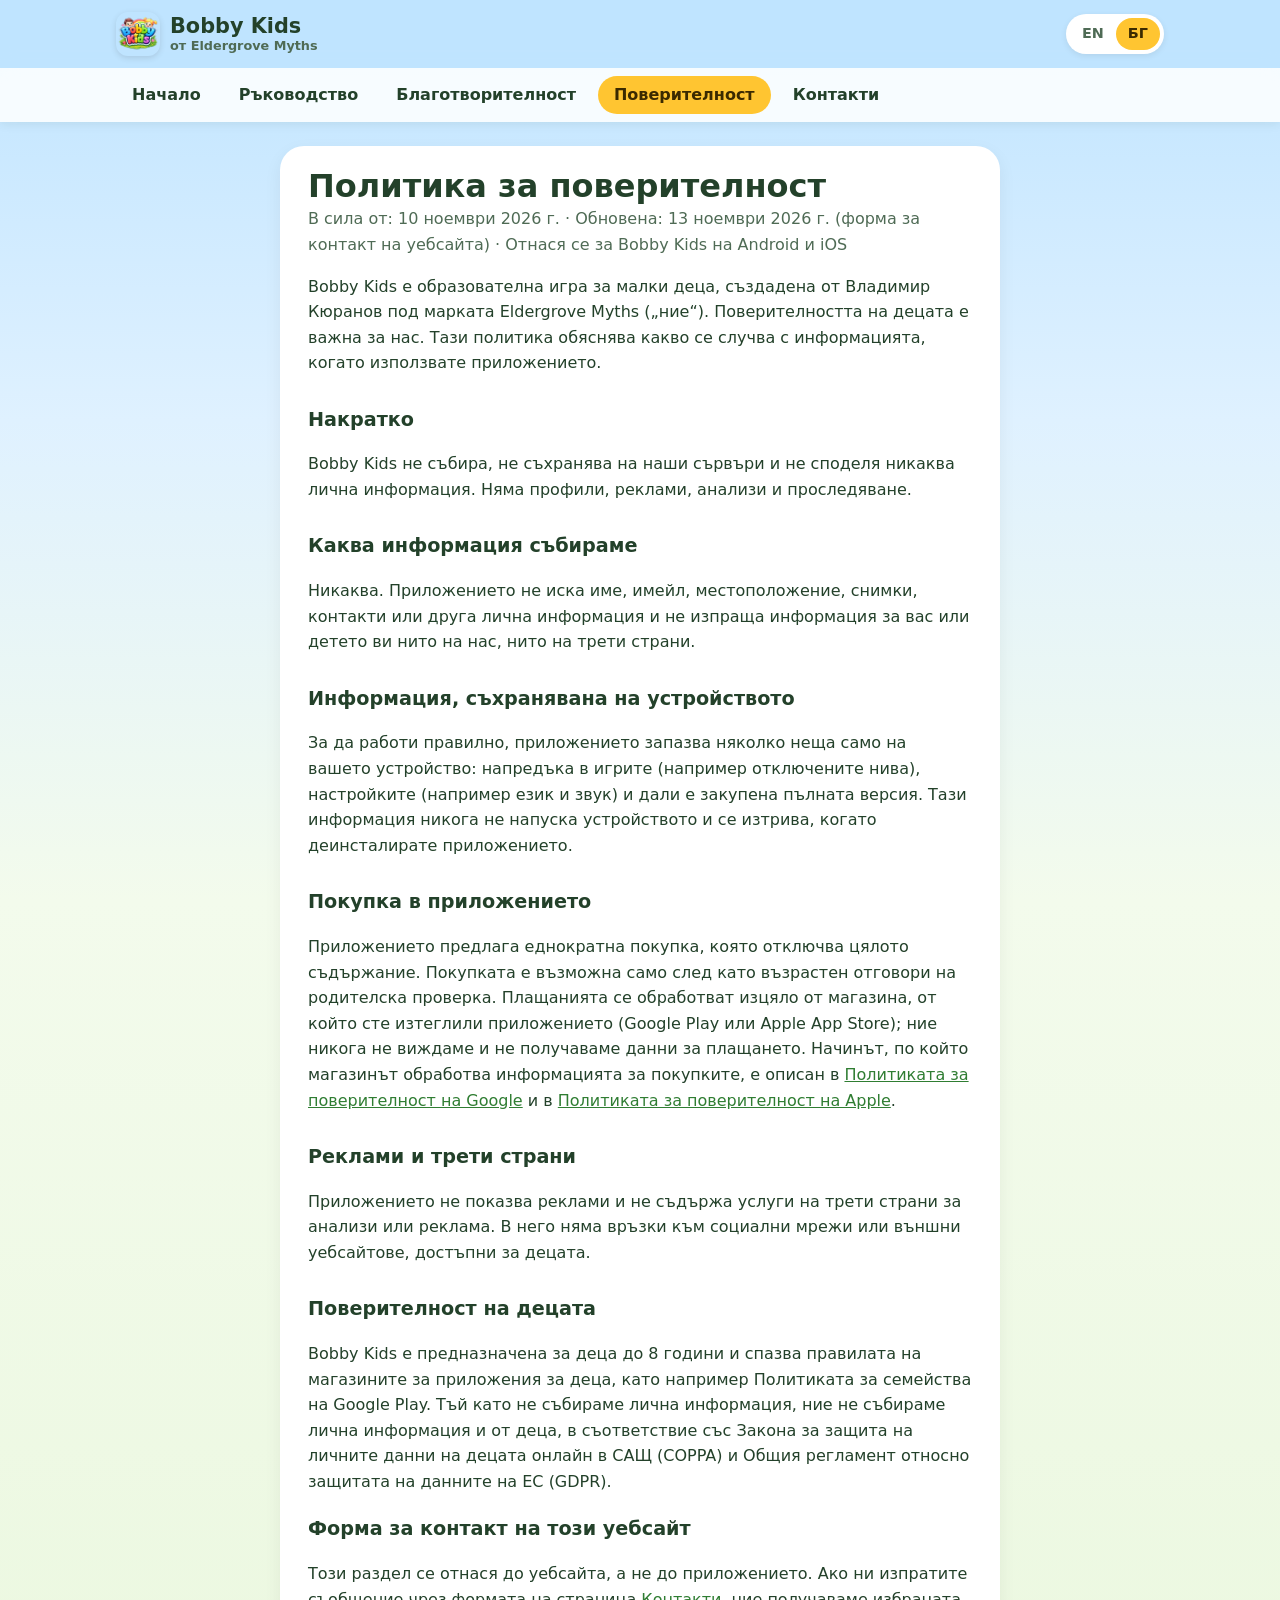
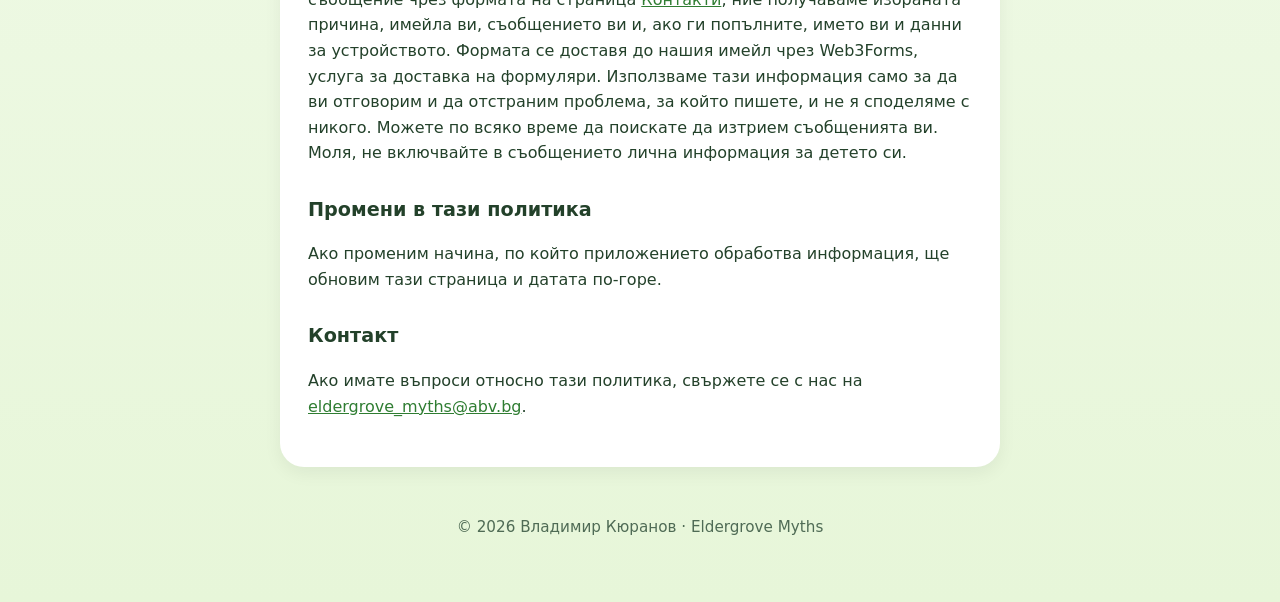
<file: bg/privacy.html>
<!doctype html>
<html lang="bg">
<head>
<meta charset="utf-8">
<meta name="viewport" content="width=device-width, initial-scale=1">
<title>Bobby Kids – Политика за поверителност</title>
<link rel="alternate" hreflang="en" href="https://bobbykids.eldergrovemyths.com/privacy.html">
<link rel="alternate" hreflang="bg" href="https://bobbykids.eldergrovemyths.com/bg/privacy.html">
<link rel="icon" type="image/png" href="../images/favicon-32.png">
<link rel="stylesheet" href="../style.css">
</head>
<body>

<header class="site-header">
  <div class="wrap bar">
    <a class="brand" href="./"><img src="../images/icon-96.png" alt="" width="44" height="44"><span><b>Bobby Kids</b><small>от Eldergrove Myths</small></span></a>
    <nav class="lang" aria-label="Език"><a href="../privacy.html" lang="en" hreflang="en">EN</a><span aria-current="true">БГ</span></nav>
  </div>
</header>
<nav class="site-nav" aria-label="Основно меню">
  <ul class="wrap">
    <li><a href="./">Начало</a></li>
    <li><a href="guide.html">Ръководство</a></li>
    <li><a href="charity.html">Благотворителност</a></li>
    <li><a href="privacy.html" aria-current="page">Поверителност</a></li>
    <li><a href="contact.html">Контакти</a></li>
  </ul>
</nav>

<main class="wrap">
<article class="doc">
<h1>Политика за поверителност</h1>
<p class="date">В сила от: 10 ноември 2026 г. · Обновена: 13 ноември 2026 г. (форма за контакт на уебсайта) · Отнася се за Bobby Kids на Android и iOS</p>

<p>Bobby Kids е образователна игра за малки деца, създадена от Владимир Кюранов под марката Eldergrove Myths („ние“). Поверителността на децата е важна за нас. Тази политика обяснява какво се случва с информацията, когато използвате приложението.</p>

<h2>Накратко</h2>
<p>Bobby Kids не събира, не съхранява на наши сървъри и не споделя никаква лична информация. Няма профили, реклами, анализи и проследяване.</p>

<h2>Каква информация събираме</h2>
<p>Никаква. Приложението не иска име, имейл, местоположение, снимки, контакти или друга лична информация и не изпраща информация за вас или детето ви нито на нас, нито на трети страни.</p>

<h2>Информация, съхранявана на устройството</h2>
<p>За да работи правилно, приложението запазва няколко неща само на вашето устройство: напредъка в игрите (например отключените нива), настройките (например език и звук) и дали е закупена пълната версия. Тази информация никога не напуска устройството и се изтрива, когато деинсталирате приложението.</p>

<h2>Покупка в приложението</h2>
<p>Приложението предлага еднократна покупка, която отключва цялото съдържание. Покупката е възможна само след като възрастен отговори на родителска проверка. Плащанията се обработват изцяло от магазина, от който сте изтеглили приложението (Google Play или Apple App Store); ние никога не виждаме и не получаваме данни за плащането. Начинът, по който магазинът обработва информацията за покупките, е описан в <a href="https://policies.google.com/privacy?hl=bg">Политиката за поверителност на Google</a> и в <a href="https://www.apple.com/bg/legal/privacy/">Политиката за поверителност на Apple</a>.</p>

<h2>Реклами и трети страни</h2>
<p>Приложението не показва реклами и не съдържа услуги на трети страни за анализи или реклама. В него няма връзки към социални мрежи или външни уебсайтове, достъпни за децата.</p>

<h2>Поверителност на децата</h2>
<p>Bobby Kids е предназначена за деца до 8 години и спазва правилата на магазините за приложения за деца, като например Политиката за семейства на Google Play. Тъй като не събираме лична информация, ние не събираме лична информация и от деца, в съответствие със Закона за защита на личните данни на децата онлайн в САЩ (COPPA) и Общия регламент относно защитата на данните на ЕС (GDPR).</p>

<h2 id="contact-form">Форма за контакт на този уебсайт</h2>
<p>Този раздел се отнася до уебсайта, а не до приложението. Ако ни изпратите съобщение чрез формата на страница <a href="contact.html">Контакти</a>, ние получаваме избраната причина, имейла ви, съобщението ви и, ако ги попълните, името ви и данни за устройството. Формата се доставя до нашия имейл чрез Web3Forms, услуга за доставка на формуляри. Използваме тази информация само за да ви отговорим и да отстраним проблема, за който пишете, и не я споделяме с никого. Можете по всяко време да поискате да изтрием съобщенията ви. Моля, не включвайте в съобщението лична информация за детето си.</p>

<h2>Промени в тази политика</h2>
<p>Ако променим начина, по който приложението обработва информация, ще обновим тази страница и датата по-горе.</p>

<h2>Контакт</h2>
<p>Ако имате въпроси относно тази политика, свържете се с нас на <a href="mailto:eldergrove_myths@abv.bg">eldergrove_myths@abv.bg</a>.</p>
</article>
</main>

<footer>
  <div class="wrap"><p>© 2026 Владимир Кюранов · Eldergrove Myths</p></div>
</footer>

</body>
</html>
</file>
<file: style.css>
:root {
  --sky: #dff1ff;
  --grass-dark: #2f7d32;
  --sun: #ffc531;
  --text: #23412a;
  --muted: #4f6b55;
  --card: #ffffff;
  --round: "Arial Rounded MT Bold", "Trebuchet MS", system-ui, sans-serif;
}
* { box-sizing: border-box; }
body { margin: 0; font-family: "Segoe UI", Roboto, system-ui, sans-serif; color: var(--text); background: linear-gradient(#bfe4ff 0, var(--sky) 420px, #f3fbec 900px, #e7f6d9 100%); line-height: 1.6; min-height: 100vh; }
a { color: var(--grass-dark); }
.wrap { max-width: 1080px; margin: 0 auto; padding: 0 16px; }

/* site header: brand + language switch, then the main nav; both stay on screen while scrolling */
:root { --header-h: 68px; --nav-h: 52px; }
.site-header { position: sticky; top: 0; z-index: 11; background: rgba(191,228,255,.92); -webkit-backdrop-filter: blur(8px); backdrop-filter: blur(8px); }
.site-header .bar { display: flex; justify-content: space-between; align-items: center; gap: 12px; height: var(--header-h); }
.brand { display: inline-flex; align-items: center; gap: 10px; text-decoration: none; color: var(--text); }
.brand img { width: 44px; height: 44px; border-radius: 12px; box-shadow: 0 2px 6px rgba(0,0,0,.12); }
.brand b { display: block; font-family: var(--round); font-weight: 800; font-size: 1.3rem; line-height: 1.1; }
.brand small { display: block; font-size: 0.8rem; font-weight: 600; color: var(--muted); line-height: 1.2; }

.site-nav { position: sticky; top: var(--header-h); z-index: 10; background: rgba(255,255,255,.85); -webkit-backdrop-filter: blur(8px); backdrop-filter: blur(8px); box-shadow: 0 2px 10px rgba(20,60,20,.08); }
.site-nav ul { display: flex; gap: 6px; margin: 0 auto; padding: 8px 16px; list-style: none; overflow-x: auto; scrollbar-width: none; }
.site-nav ul::-webkit-scrollbar { display: none; }
.site-nav a { display: block; white-space: nowrap; padding: 6px 16px; border-radius: 999px; font-family: var(--round); font-weight: 800; font-size: 1rem; text-decoration: none; color: var(--text); }
.site-nav a:hover { background: #eef7e8; }
.site-nav a[aria-current="page"] { background: var(--sun); color: #3b2a00; }
:target { scroll-margin-top: calc(var(--header-h) + var(--nav-h) + 12px); }

.lang { display: inline-flex; background: #fff; border-radius: 999px; padding: 4px; box-shadow: 0 2px 6px rgba(0,0,0,.08); }
.lang a, .lang span { padding: 4px 12px; border-radius: 999px; font-weight: 700; font-size: 0.9rem; text-decoration: none; color: var(--muted); }
.lang span[aria-current] { background: var(--sun); color: #3b2a00; }

/* landing */
.hero { padding: 32px 0; }
.hero-grid { display: grid; grid-template-columns: 1.1fr 0.9fr; gap: 40px; align-items: center; }
h1 { font-family: var(--round); font-weight: 800; font-size: clamp(2.6rem, 6vw, 4rem); line-height: 1.05; margin: 0 0 12px; }
h1 span { color: #e8458b; }
.lead { font-size: 1.2rem; color: var(--muted); margin: 0 0 24px; }
.badges { display: flex; flex-wrap: wrap; gap: 8px; margin: 0 0 28px; padding: 0; list-style: none; }
.badges li { background: #fff; border-radius: 999px; padding: 6px 14px; font-weight: 700; font-size: 0.95rem; box-shadow: 0 2px 6px rgba(0,0,0,.08); }
.stores { display: flex; flex-wrap: wrap; gap: 12px; }
.cta { display: inline-block; background: var(--sun); color: #3b2a00; font-family: var(--round); font-weight: 800; font-size: 1.15rem; padding: 12px 24px; border-radius: 999px; box-shadow: 0 4px 0 #d89c00; }
.cta.later { background: #fff; color: var(--text); box-shadow: 0 4px 0 #cfd8cf; }
.cta small { display: block; font-family: "Segoe UI", Roboto, system-ui, sans-serif; font-weight: 700; font-size: 0.8rem; }

.phone { width: 100%; max-width: 300px; margin: 0 auto; border-radius: 34px; border: 10px solid #1f2a22; background: #1f2a22; box-shadow: 0 18px 40px rgba(20,60,20,.25); overflow: hidden; }
.phone img { display: block; width: 100%; height: auto; border-radius: 24px; }

section { padding: 40px 0; }
h2 { font-family: var(--round); font-weight: 800; font-size: 2rem; margin: 0 0 8px; text-align: center; }
.section-lead { text-align: center; color: var(--muted); max-width: 640px; margin: 0 auto 32px; }

.modes { display: grid; grid-template-columns: repeat(3, 1fr); gap: 20px; }
.mode { background: var(--card); border-radius: 24px; padding: 24px; box-shadow: 0 6px 18px rgba(0,0,0,.06); }
.mode h3 { font-family: var(--round); font-size: 1.5rem; margin: 0 0 6px; }
.mode p { margin: 0; color: var(--muted); }
.mode .icon { font-size: 2rem; }

.shots { display: flex; gap: 20px; overflow-x: auto; padding: 8px 4px 20px; scroll-snap-type: x mandatory; }
.shots figure { flex: 0 0 220px; margin: 0; scroll-snap-align: center; text-align: center; }
.shots img { width: 100%; height: auto; border-radius: 22px; border: 6px solid #fff; box-shadow: 0 8px 20px rgba(0,0,0,.12); }
.shots figcaption { font-weight: 700; margin-top: 8px; }

.parents { background: #fff; border-radius: 28px; padding: 32px; box-shadow: 0 6px 18px rgba(0,0,0,.06); }
.parents ul { margin: 0; padding-left: 1.2rem; columns: 2; column-gap: 32px; }
.parents li { margin-bottom: 8px; break-inside: avoid; }

footer { padding: 32px 0 48px; text-align: center; color: var(--muted); font-size: 0.95rem; }
footer a { margin: 0 8px; }

/* free vs full version */
.sr-only { position: absolute; width: 1px; height: 1px; overflow: hidden; clip: rect(0 0 0 0); white-space: nowrap; }
.compare { width: 100%; border-collapse: separate; border-spacing: 0; background: var(--card); border-radius: 24px; box-shadow: 0 6px 18px rgba(0,0,0,.06); overflow: hidden; }
.compare th, .compare td { padding: 16px 20px; text-align: left; vertical-align: top; border-bottom: 1px solid #e6efe3; }
.compare tbody tr:last-child th, .compare tbody tr:last-child td { border-bottom: 0; }
.compare thead th { font-family: var(--round); font-size: 1.2rem; background: #f3fbec; }
.compare thead th.full { background: var(--sun); color: #3b2a00; }
.compare tbody th { font-family: var(--round); font-size: 1.15rem; white-space: nowrap; width: 1%; }
.compare td.full { background: #fffaf0; }
.unlock-info { background: var(--card); border-radius: 24px; padding: 24px 28px; margin: 24px 0 32px; box-shadow: 0 6px 18px rgba(0,0,0,.06); }
.unlock-info h3 { font-family: var(--round); font-size: 1.3rem; margin: 0 0 8px; }
.unlock-info ul { margin: 0; padding-left: 1.2rem; }
.unlock-info li { margin-bottom: 6px; }

/* charity pledge */
.giving { max-width: 720px; text-align: center; background: #fff8e1; border: 2px solid var(--sun); border-radius: 28px; padding: 32px; box-shadow: 0 6px 18px rgba(0,0,0,.06); }
.giving .icon { font-size: 2.4rem; line-height: 1; margin-bottom: 8px; }
.giving p { margin: 0 0 12px; font-size: 1.05rem; }
.giving .more { margin: 16px 0 0; }
.giving .giving-status { display: inline-block; margin: 8px 0 0; background: #fff; border-radius: 999px; padding: 6px 16px; font-weight: 700; font-size: 0.95rem; color: var(--muted); }

/* charity page */
.giving h1 { font-size: clamp(2rem, 5vw, 2.6rem); }
.stats { display: flex; justify-content: center; gap: 16px; margin: 0 0 24px; padding: 0; list-style: none; }
.stats li { background: var(--card); border-radius: 20px; padding: 14px 28px; text-align: center; box-shadow: 0 6px 18px rgba(0,0,0,.06); }
.stats b { display: block; font-family: var(--round); font-size: 2rem; line-height: 1.1; color: var(--grass-dark); }
.stats span { color: var(--muted); font-weight: 600; }
.ledger { width: 100%; border-collapse: separate; border-spacing: 0; background: var(--card); border-radius: 24px; box-shadow: 0 6px 18px rgba(0,0,0,.06); overflow: hidden; }
.ledger th, .ledger td { padding: 14px 20px; text-align: left; vertical-align: top; border-bottom: 1px solid #e6efe3; }
.ledger tbody tr:last-child td { border-bottom: 0; }
.ledger thead th { font-family: var(--round); background: #f3fbec; }
.ledger tr.empty td { text-align: center; color: var(--muted); font-weight: 600; padding: 28px 20px; }

/* contact form */
#contact-form { margin-top: 20px; }
#contact-form label { display: block; font-weight: 700; margin: 16px 0 6px; }
#contact-form .opt { font-weight: 400; color: var(--muted); }
#contact-form input[type="text"], #contact-form input[type="email"], #contact-form select, #contact-form textarea {
  width: 100%; font: inherit; color: var(--text); background: #fbfdf9; border: 2px solid #d7e6d2; border-radius: 14px; padding: 10px 14px; }
#contact-form textarea { resize: vertical; min-height: 140px; }
#contact-form input:focus, #contact-form select:focus, #contact-form textarea:focus { outline: none; border-color: var(--sun); background: #fff; box-shadow: 0 0 0 3px rgba(255,197,49,.3); }
#contact-form .row { display: grid; grid-template-columns: 1fr 1fr; gap: 0 16px; }
#contact-form .botcheck { display: none; }
.bug-fields { margin: 16px 0 0; padding: 4px 18px 14px; border: 2px dashed #d7e6d2; border-radius: 18px; background: #f7fbf4; }
.bug-fields legend { font-family: var(--round); font-weight: 800; padding: 0 6px; }
.bug-fields[hidden] { display: none; }
.hint { font-size: 0.9rem; color: var(--muted); margin: 10px 0 0; }
#contact-form button.cta { margin-top: 20px; border: 0; cursor: pointer; }
#contact-form button.cta:disabled { opacity: .6; cursor: wait; }
.form-status { margin: 14px 0 0; font-weight: 700; }
.form-status.ok { color: var(--grass-dark); }
.form-status.error { color: #c0392b; }
.alt-contact { margin: 28px 0 0; padding-top: 16px; border-top: 1px solid #e6efe3; color: var(--muted); }

/* guide page */
.guide { display: grid; grid-template-columns: 230px minmax(0, 1fr); gap: 28px; align-items: start; padding-top: 24px; }
.guide .doc { max-width: none; margin: 0; }
.toc-wrap { position: sticky; top: calc(var(--header-h) + var(--nav-h) + 16px); }
.toc { background: var(--card); border-radius: 20px; padding: 14px 18px; box-shadow: 0 6px 18px rgba(0,0,0,.06); }
.toc summary { font-family: var(--round); font-weight: 800; cursor: pointer; }
.toc ol { margin: 8px 0 0; padding-left: 1.2rem; }
.toc ol ol { margin: 2px 0 4px; font-size: 0.92rem; list-style: lower-alpha; }
.toc li { margin: 3px 0; }
.toc a { text-decoration: none; }
.toc a:hover { text-decoration: underline; }
.guide-body section { padding: 8px 0 20px; border-bottom: 1px solid #e6efe3; }
.guide-body section:last-child { border-bottom: 0; }
.guide-body h2 { font-size: 1.6rem; text-align: left; margin-top: 1.2rem; }
.guide-body h3 { font-family: var(--round); font-size: 1.2rem; margin: 1.4rem 0 0.4rem; }
.guide-body .intro { font-size: 1.1rem; color: var(--muted); }
.purpose { background: #f3fbec; border-radius: 12px; padding: 8px 14px; }
.tip { background: #fff8e1; border-left: 4px solid var(--sun); border-radius: 0 12px 12px 0; padding: 8px 14px; }
.settings-list dt, .faq dt { font-weight: 800; margin-top: 12px; }
.settings-list dd, .faq dd { margin: 2px 0 0 0; color: var(--text); }
.settings-table { width: 100%; margin: 12px 0; border-collapse: separate; border-spacing: 0; background: var(--card); border: 1px solid #e6efe3; border-radius: 16px; overflow: hidden; }
.settings-table th, .settings-table td { padding: 8px 14px; text-align: left; border-bottom: 1px solid #e6efe3; }
.settings-table tbody tr:last-child td { border-bottom: 0; }
.settings-table thead th { font-family: var(--round); background: #f3fbec; }
.guide-shot { margin: 16px 0 20px; text-align: center; }
.guide-shot > div { display: flex; justify-content: center; gap: 16px; }
.guide-shot img { width: 100%; max-width: 240px; height: auto; border-radius: 22px; border: 6px solid #fff; box-shadow: 0 8px 20px rgba(0,0,0,.12); }
.guide-shot.two img { max-width: 220px; min-width: 0; flex: 1 1 0; }
.guide-shot figcaption { font-weight: 700; color: var(--muted); margin-top: 8px; font-size: 0.95rem; }
.shot-todo { margin: 16px 0; padding: 18px; border: 2px dashed #e8458b; border-radius: 16px; background: #fff0f6; color: #a3245c; font-weight: 700; font-size: 0.9rem; text-align: center; }

/* privacy page */
.doc { max-width: 720px; margin: 24px auto 0; background: #fff; border-radius: 24px; padding: 24px 28px 32px; box-shadow: 0 6px 18px rgba(0,0,0,.06); }
.doc h1 { font-size: 2rem; margin-bottom: 0.2rem; }
.doc h2 { font-size: 1.2rem; text-align: left; margin-top: 1.8rem; }
.doc .date { color: var(--muted); margin-top: 0; }

@media (max-width: 900px) {
  .guide { grid-template-columns: 1fr; gap: 16px; }
  .toc-wrap { position: static; }
}

@media (max-width: 760px) {
  .hero-grid { grid-template-columns: 1fr; text-align: center; }
  .badges, .stores { justify-content: center; }
  .modes { grid-template-columns: 1fr; }
  .parents ul { columns: 1; }
  .phone { max-width: 240px; }
  .doc { padding: 20px 18px 28px; }
  .brand img { width: 36px; height: 36px; border-radius: 10px; }
  .brand b { font-size: 1.15rem; }
  .site-nav ul { flex-wrap: wrap; justify-content: center; gap: 2px 4px; padding: 6px 8px; }
  .site-nav a { padding: 4px 10px; font-size: 0.92rem; }
  .compare thead { display: none; }
  .compare, .compare tbody, .compare tr, .compare th, .compare td { display: block; width: 100%; }
  .compare tbody th { width: 100%; background: #f3fbec; border-bottom: 0; padding-bottom: 8px; }
  .compare td { padding: 10px 20px 14px; }
  .compare td::before { content: attr(data-label); display: block; font-weight: 800; font-size: 0.85rem; color: var(--muted); text-transform: uppercase; letter-spacing: .03em; }
  .compare td.full::before { color: #9a6a00; }
  .unlock-info { padding: 20px 18px; }
  .giving { margin: 0 16px; padding: 24px 18px; }
  .stats li { padding: 12px 18px; }
  #contact-form .row { grid-template-columns: 1fr; }
  :root { --header-h: 56px; --nav-h: 72px; }
  .settings-table th, .settings-table td { padding: 8px 10px; }
  .ledger thead { display: none; }
  .ledger, .ledger tbody, .ledger tr, .ledger td { display: block; width: 100%; }
  .ledger tbody tr { border-bottom: 1px solid #e6efe3; padding: 8px 0; }
  .ledger tbody tr:last-child { border-bottom: 0; }
  .ledger td { border-bottom: 0; padding: 4px 20px; }
  .ledger td[data-label]::before { content: attr(data-label) ": "; font-weight: 800; color: var(--muted); }
}
</file>
